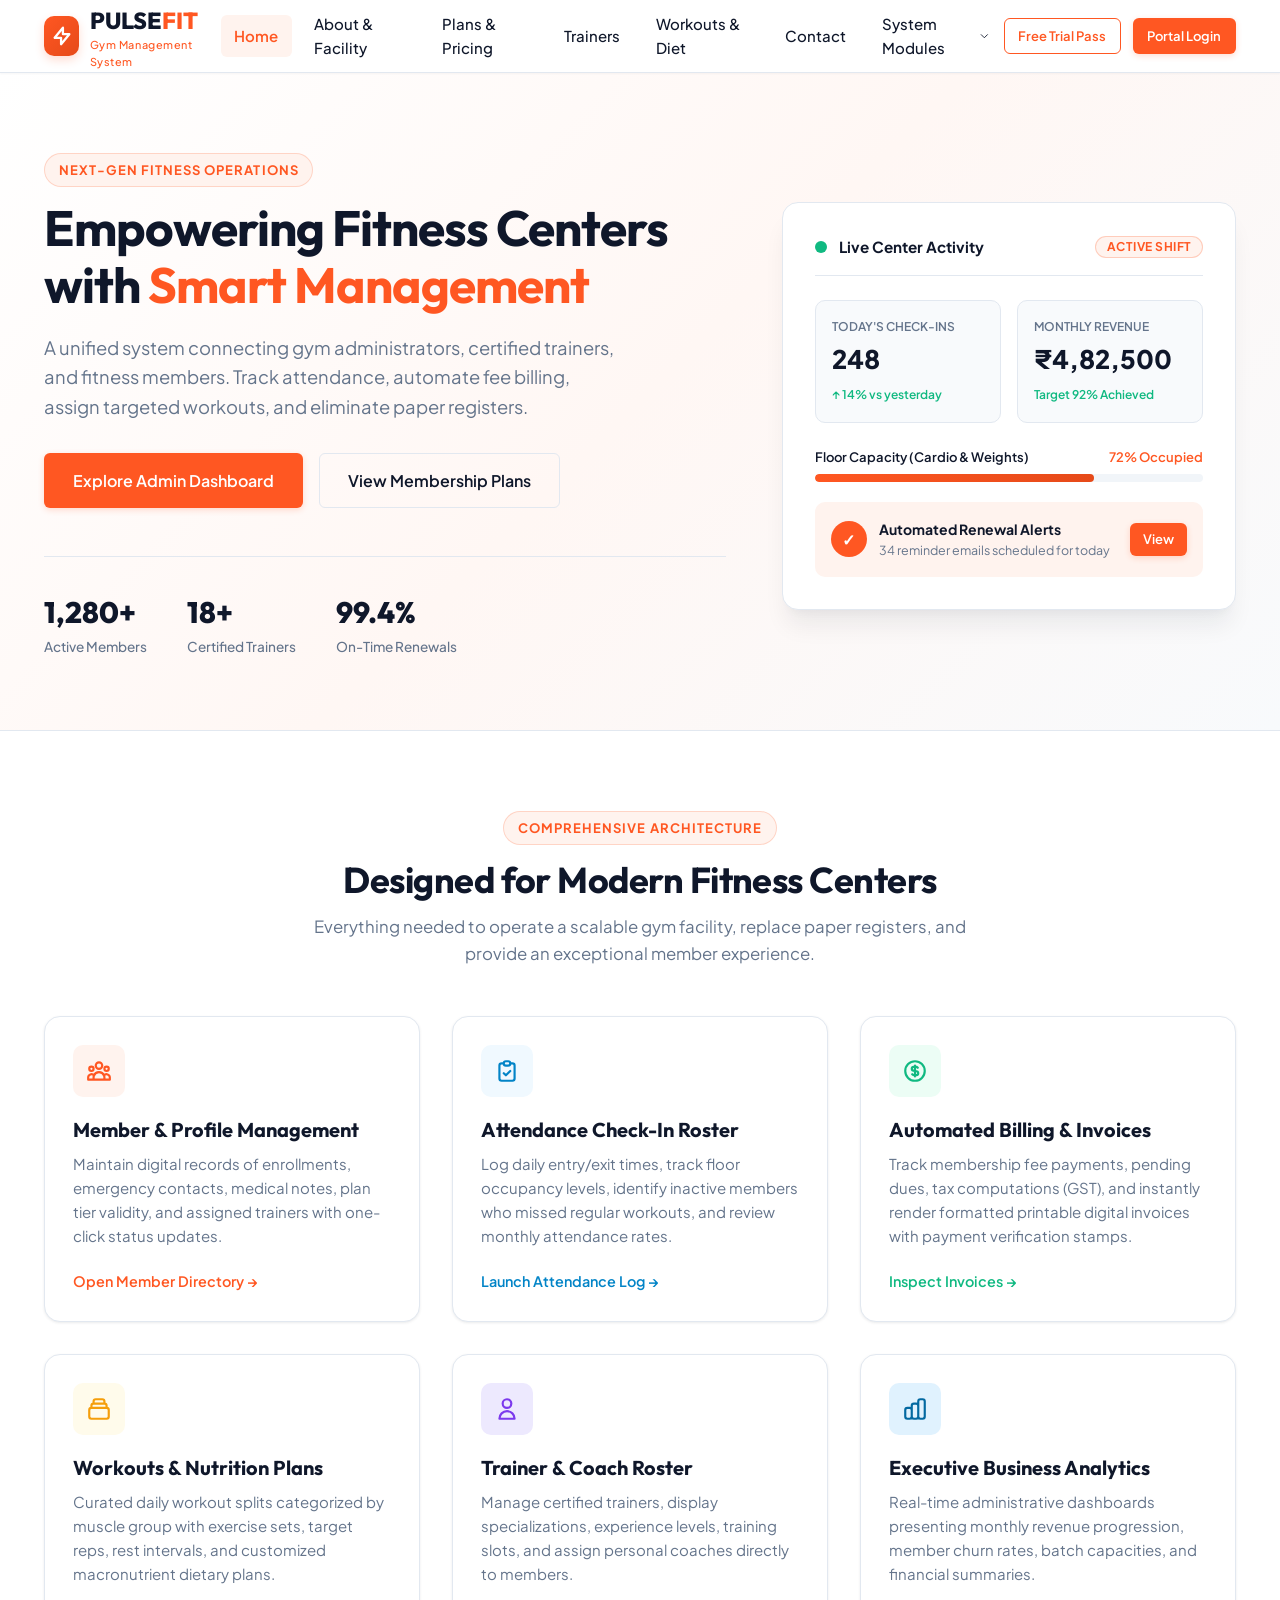
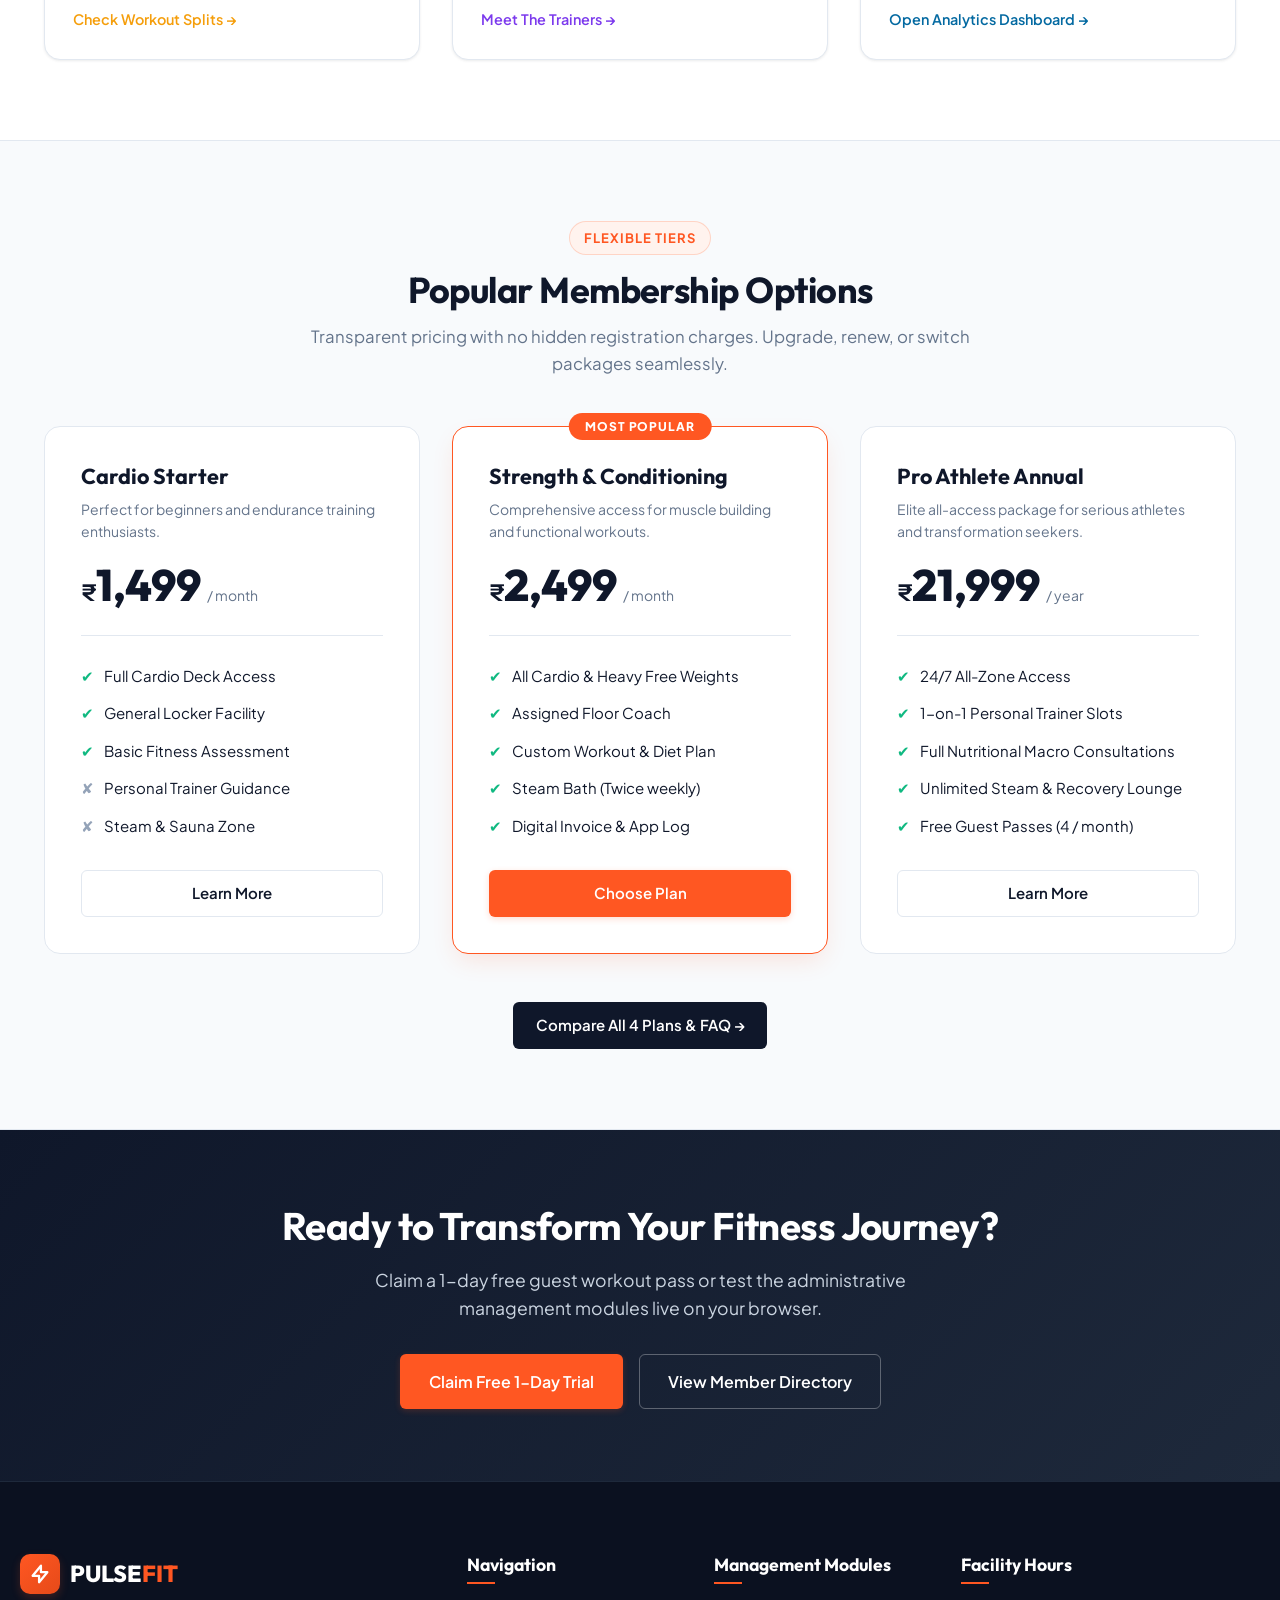
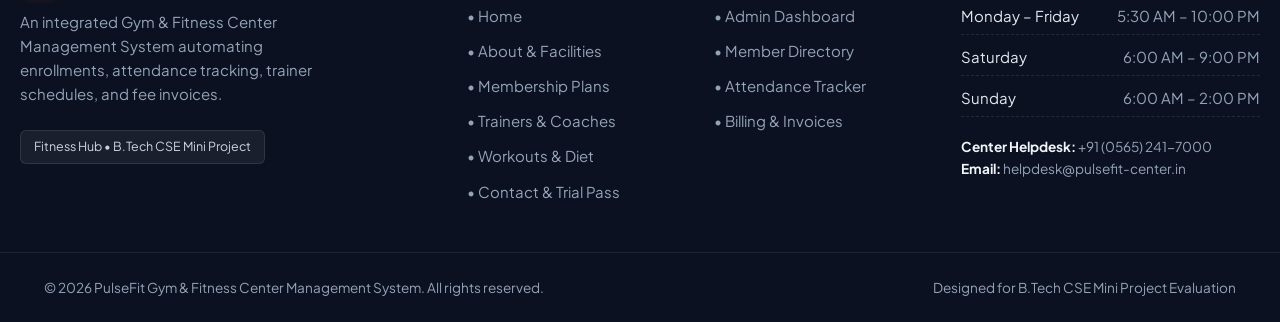
<file: index.html>
<!DOCTYPE html>
<html lang="en">
<head>
  <meta charset="UTF-8">
  <meta name="viewport" content="width=device-width, initial-scale=1.0">
  <title>PulseFit | Gym & Fitness Center Management System</title>
  <meta name="description" content="A modern, centralized web management platform for gyms, trainers, and fitness members. Streamline attendance, memberships, and workout plans.">
  <link rel="stylesheet" href="css/style.css">
  <link rel="stylesheet" href="css/components.css">
</head>
<body>

  <!-- Main Common Header & Navbar -->
  <header class="site-header">
    <div class="container">
      <div class="navbar">
        <a href="index.html" class="brand-logo">
          <div class="brand-icon">
            <svg width="22" height="22" fill="none" stroke="currentColor" viewBox="0 0 24 24"><path stroke-linecap="round" stroke-linejoin="round" stroke-width="2.5" d="M13 10V3L4 14h7v7l9-11h-7z"/></svg>
          </div>
          <div class="brand-text">
            PULSE<span>FIT</span>
            <span class="brand-sub">Gym Management System</span>
          </div>
        </a>

        <!-- Pure CSS Hamburger Toggle (Zero JS) -->
        <input type="checkbox" id="nav-toggle" class="nav-toggle-input">
        <label for="nav-toggle" class="nav-toggle-label" aria-label="Toggle navigation">
          <span class="hamburger-icon"></span>
        </label>

        <!-- Navigation Menu -->
        <nav class="nav-menu">
          <a href="index.html" class="nav-link active">Home</a>
          <a href="about.html" class="nav-link">About &amp; Facility</a>
          <a href="memberships.html" class="nav-link">Plans &amp; Pricing</a>
          <a href="trainers.html" class="nav-link">Trainers</a>
          <a href="workouts.html" class="nav-link">Workouts &amp; Diet</a>
          <a href="contact.html" class="nav-link">Contact</a>

          <!-- Pure CSS Dropdown for Management Portals -->
          <div class="nav-dropdown">
            <span class="nav-link dropdown-toggle">
              System Modules
              <svg width="14" height="14" fill="none" stroke="currentColor" viewBox="0 0 24 24"><path stroke-linecap="round" stroke-linejoin="round" stroke-width="2" d="M19 9l-7 7-7-7"/></svg>
            </span>
            <div class="dropdown-menu">
              <div class="dropdown-header">Staff &amp; Admin Tools</div>
              <a href="admin-dashboard.html" class="dropdown-item">
                <svg width="16" height="16" fill="none" stroke="currentColor" viewBox="0 0 24 24"><path stroke-linecap="round" stroke-linejoin="round" stroke-width="2" d="M4 6a2 2 0 012-2h2a2 2 0 012 2v2a2 2 0 01-2 2H6a2 2 0 01-2-2V6zM14 6a2 2 0 012-2h2a2 2 0 012 2v2a2 2 0 01-2 2h-2a2 2 0 01-2-2V6zM4 16a2 2 0 012-2h2a2 2 0 012 2v2a2 2 0 01-2 2H6a2 2 0 01-2-2v-2zM14 16a2 2 0 012-2h2a2 2 0 012 2v2a2 2 0 01-2 2h-2a2 2 0 01-2-2v-2z"/></svg>
                Admin Dashboard
              </a>
              <a href="members-list.html" class="dropdown-item">
                <svg width="16" height="16" fill="none" stroke="currentColor" viewBox="0 0 24 24"><path stroke-linecap="round" stroke-linejoin="round" stroke-width="2" d="M12 4.354a4 4 0 110 5.292M15 21H3v-1a6 6 0 0112 0v1zm0 0h6v-1a6 6 0 00-9-5.197M13 7a4 4 0 11-8 0 4 4 0 018 0z"/></svg>
                Member Directory
              </a>
              <a href="attendance.html" class="dropdown-item">
                <svg width="16" height="16" fill="none" stroke="currentColor" viewBox="0 0 24 24"><path stroke-linecap="round" stroke-linejoin="round" stroke-width="2" d="M9 5H7a2 2 0 00-2 2v12a2 2 0 002 2h10a2 2 0 002-2V7a2 2 0 00-2-2h-2M9 5a2 2 0 002 2h2a2 2 0 002-2M9 5a2 2 0 012-2h2a2 2 0 012 2m-6 9l2 2 4-4"/></svg>
                Attendance Tracker
              </a>
              <a href="billing.html" class="dropdown-item">
                <svg width="16" height="16" fill="none" stroke="currentColor" viewBox="0 0 24 24"><path stroke-linecap="round" stroke-linejoin="round" stroke-width="2" d="M9 14l6-6m-5.5.5h.01m4.99 5h.01M19 21V5a2 2 0 00-2-2H7a2 2 0 00-2 2v16l3.5-2 3.5 2 3.5-2 3.5 2z"/></svg>
                Billing &amp; Invoices
              </a>
            </div>
          </div>
        </nav>

        <div class="header-actions">
          <a href="contact.html" class="btn btn-outline-primary btn-sm">Free Trial Pass</a>
          <a href="admin-dashboard.html" class="btn btn-primary btn-sm">Portal Login</a>
        </div>
      </div>
    </div>
  </header>

  <!-- Main Content Area -->
  <main class="page-wrapper">
    
    <!-- Hero Section -->
    <section style="background: linear-gradient(135deg, #ffffff 0%, #fff7f4 50%, #f8fafc 100%); padding: 5rem 0 4.5rem; border-bottom: 1px solid var(--border-color);">
      <div class="container">
        <div style="display: grid; grid-template-columns: 1.2fr 0.8fr; gap: 3.5rem; align-items: center;">
          <div>
            <span class="section-badge">Next-Gen Fitness Operations</span>
            <h1 style="font-size: 3.1rem; line-height: 1.15; margin-bottom: 1.25rem; color: var(--secondary);">
              Empowering Fitness Centers with <span class="text-primary">Smart Management</span>
            </h1>
            <p style="font-size: 1.15rem; color: var(--text-muted); margin-bottom: 2rem; max-width: 580px;">
              A unified system connecting gym administrators, certified trainers, and fitness members. Track attendance, automate fee billing, assign targeted workouts, and eliminate paper registers.
            </p>
            <div style="display: flex; gap: 1rem; flex-wrap: wrap;">
              <a href="admin-dashboard.html" class="btn btn-primary btn-lg">Explore Admin Dashboard</a>
              <a href="memberships.html" class="btn btn-outline btn-lg">View Membership Plans</a>
            </div>

            <!-- Quick Trust Metrics -->
            <div style="display: flex; gap: 2.5rem; margin-top: 3rem; padding-top: 2rem; border-top: 1px solid var(--border-color);">
              <div>
                <div style="font-family: var(--font-heading); font-size: 1.85rem; font-weight: 800; color: var(--secondary);">1,280+</div>
                <div style="font-size: 0.85rem; color: var(--text-muted); font-weight: 500;">Active Members</div>
              </div>
              <div>
                <div style="font-family: var(--font-heading); font-size: 1.85rem; font-weight: 800; color: var(--secondary);">18+</div>
                <div style="font-size: 0.85rem; color: var(--text-muted); font-weight: 500;">Certified Trainers</div>
              </div>
              <div>
                <div style="font-family: var(--font-heading); font-size: 1.85rem; font-weight: 800; color: var(--secondary);">99.4%</div>
                <div style="font-size: 0.85rem; color: var(--text-muted); font-weight: 500;">On-Time Renewals</div>
              </div>
            </div>
          </div>

          <!-- Hero Graphic / Interactive Feature Box -->
          <div style="background: #ffffff; border: 1px solid var(--border-color); border-radius: var(--radius-lg); padding: 2rem; box-shadow: var(--shadow-xl); position: relative;">
            <div style="display: flex; justify-content: space-between; align-items: center; margin-bottom: 1.5rem; border-bottom: 1px solid var(--border-color); padding-bottom: 1rem;">
              <div style="display: flex; align-items: center; gap: 0.75rem;">
                <div style="width: 12px; height: 12px; border-radius: 50%; background-color: var(--success);"></div>
                <strong style="font-size: 0.95rem; color: var(--secondary);">Live Center Activity</strong>
              </div>
              <span class="badge badge-primary">Active Shift</span>
            </div>

            <!-- Mini Live Stat Preview -->
            <div style="display: grid; grid-template-columns: 1fr 1fr; gap: 1rem; margin-bottom: 1.5rem;">
              <div style="background-color: var(--bg-body); padding: 1rem; border-radius: var(--radius-md); border: 1px solid var(--border-color);">
                <div style="font-size: 0.75rem; color: var(--text-muted); font-weight: 600;">TODAY'S CHECK-INS</div>
                <div style="font-size: 1.6rem; font-weight: 800; color: var(--secondary); margin-top: 0.2rem;">248</div>
                <span style="font-size: 0.75rem; color: var(--success); font-weight: 600;">&uarr; 14% vs yesterday</span>
              </div>
              <div style="background-color: var(--bg-body); padding: 1rem; border-radius: var(--radius-md); border: 1px solid var(--border-color);">
                <div style="font-size: 0.75rem; color: var(--text-muted); font-weight: 600;">MONTHLY REVENUE</div>
                <div style="font-size: 1.6rem; font-weight: 800; color: var(--secondary); margin-top: 0.2rem;">&#8377;4,82,500</div>
                <span style="font-size: 0.75rem; color: var(--success); font-weight: 600;">Target 92% Achieved</span>
              </div>
            </div>

            <div style="margin-bottom: 1.25rem;">
              <div style="display: flex; justify-content: space-between; font-size: 0.8125rem; font-weight: 600; margin-bottom: 0.4rem;">
                <span style="color: var(--secondary);">Floor Capacity (Cardio &amp; Weights)</span>
                <span style="color: var(--primary);">72% Occupied</span>
              </div>
              <div style="height: 8px; background-color: #f1f5f9; border-radius: 4px; overflow: hidden;">
                <div style="width: 72%; height: 100%; background: linear-gradient(90deg, var(--primary), #e64a19); border-radius: 4px;"></div>
              </div>
            </div>

            <div style="background: var(--primary-light); border-radius: var(--radius-md); padding: 1rem; display: flex; align-items: center; justify-content: space-between;">
              <div style="display: flex; align-items: center; gap: 0.75rem;">
                <div style="width: 36px; height: 36px; border-radius: 50%; background: var(--primary); color: white; display: flex; align-items: center; justify-content: center; font-weight: 700;">&#10003;</div>
                <div>
                  <div style="font-weight: 700; font-size: 0.875rem; color: var(--secondary);">Automated Renewal Alerts</div>
                  <div style="font-size: 0.78rem; color: var(--text-muted);">34 reminder emails scheduled for today</div>
                </div>
              </div>
              <a href="billing.html" class="btn btn-sm btn-primary" style="padding: 0.3rem 0.75rem;">View</a>
            </div>
          </div>
        </div>
      </div>
    </section>

    <!-- Core Pillars / Modules Section -->
    <section style="padding: 5rem 0; background-color: #ffffff;">
      <div class="container">
        <div class="section-header text-center">
          <span class="section-badge">Comprehensive Architecture</span>
          <h2 class="section-title">Designed for Modern Fitness Centers</h2>
          <p class="section-desc">Everything needed to operate a scalable gym facility, replace paper registers, and provide an exceptional member experience.</p>
        </div>

        <div style="display: grid; grid-template-columns: repeat(auto-fit, minmax(320px, 1fr)); gap: 2rem;">
          
          <!-- Module 1 -->
          <div class="card">
            <div style="width: 52px; height: 52px; background: var(--primary-light); color: var(--primary); border-radius: var(--radius-md); display: flex; align-items: center; justify-content: center; margin-bottom: 1.25rem;">
              <svg width="26" height="26" fill="none" stroke="currentColor" viewBox="0 0 24 24"><path stroke-linecap="round" stroke-linejoin="round" stroke-width="2" d="M17 20h5v-2a3 3 0 00-5.356-1.857M17 20H7m10 0v-2c0-.656-.126-1.283-.356-1.857M7 20H2v-2a3 3 0 015.356-1.857M7 20v-2c0-.656.126-1.283.356-1.857m0 0a5.002 5.002 0 019.288 0M15 7a3 3 0 11-6 0 3 3 0 016 0zm6 3a2 2 0 11-4 0 2 2 0 014 0zM7 10a2 2 0 11-4 0 2 2 0 014 0z"/></svg>
            </div>
            <h3 style="font-size: 1.25rem; margin-bottom: 0.6rem; color: var(--secondary);">Member &amp; Profile Management</h3>
            <p style="font-size: 0.9375rem; color: var(--text-muted); margin-bottom: 1.25rem;">
              Maintain digital records of enrollments, emergency contacts, medical notes, plan tier validity, and assigned trainers with one-click status updates.
            </p>
            <a href="members-list.html" style="font-weight: 600; color: var(--primary); display: inline-flex; align-items: center; gap: 0.35rem; font-size: 0.9rem;">
              Open Member Directory &rarr;
            </a>
          </div>

          <!-- Module 2 -->
          <div class="card">
            <div style="width: 52px; height: 52px; background: var(--accent-light); color: var(--accent); border-radius: var(--radius-md); display: flex; align-items: center; justify-content: center; margin-bottom: 1.25rem;">
              <svg width="26" height="26" fill="none" stroke="currentColor" viewBox="0 0 24 24"><path stroke-linecap="round" stroke-linejoin="round" stroke-width="2" d="M9 5H7a2 2 0 00-2 2v12a2 2 0 002 2h10a2 2 0 002-2V7a2 2 0 00-2-2h-2M9 5a2 2 0 002 2h2a2 2 0 002-2M9 5a2 2 0 012-2h2a2 2 0 012 2m-6 9l2 2 4-4"/></svg>
            </div>
            <h3 style="font-size: 1.25rem; margin-bottom: 0.6rem; color: var(--secondary);">Attendance Check-In Roster</h3>
            <p style="font-size: 0.9375rem; color: var(--text-muted); margin-bottom: 1.25rem;">
              Log daily entry/exit times, track floor occupancy levels, identify inactive members who missed regular workouts, and review monthly attendance rates.
            </p>
            <a href="attendance.html" style="font-weight: 600; color: var(--accent); display: inline-flex; align-items: center; gap: 0.35rem; font-size: 0.9rem;">
              Launch Attendance Log &rarr;
            </a>
          </div>

          <!-- Module 3 -->
          <div class="card">
            <div style="width: 52px; height: 52px; background: var(--success-light); color: var(--success); border-radius: var(--radius-md); display: flex; align-items: center; justify-content: center; margin-bottom: 1.25rem;">
              <svg width="26" height="26" fill="none" stroke="currentColor" viewBox="0 0 24 24"><path stroke-linecap="round" stroke-linejoin="round" stroke-width="2" d="M12 8c-1.657 0-3 .895-3 2s1.343 2 3 2 3 .895 3 2-1.343 2-3 2m0-8c1.11 0 2.08.402 2.599 1M12 8V7m0 1v8m0 0v1m0-1c-1.11 0-2.08-.402-2.599-1M21 12a9 9 0 11-18 0 9 9 0 0118 0z"/></svg>
            </div>
            <h3 style="font-size: 1.25rem; margin-bottom: 0.6rem; color: var(--secondary);">Automated Billing &amp; Invoices</h3>
            <p style="font-size: 0.9375rem; color: var(--text-muted); margin-bottom: 1.25rem;">
              Track membership fee payments, pending dues, tax computations (GST), and instantly render formatted printable digital invoices with payment verification stamps.
            </p>
            <a href="billing.html" style="font-weight: 600; color: var(--success); display: inline-flex; align-items: center; gap: 0.35rem; font-size: 0.9rem;">
              Inspect Invoices &rarr;
            </a>
          </div>

          <!-- Module 4 -->
          <div class="card">
            <div style="width: 52px; height: 52px; background: var(--warning-light); color: var(--warning); border-radius: var(--radius-md); display: flex; align-items: center; justify-content: center; margin-bottom: 1.25rem;">
              <svg width="26" height="26" fill="none" stroke="currentColor" viewBox="0 0 24 24"><path stroke-linecap="round" stroke-linejoin="round" stroke-width="2" d="M19 11H5m14 0a2 2 0 012 2v6a2 2 0 01-2 2H5a2 2 0 01-2-2v-6a2 2 0 012-2m14 0V9a2 2 0 00-2-2M5 11V9a2 2 0 012-2m0 0V5a2 2 0 012-2h6a2 2 0 012 2v2M7 7h10"/></svg>
            </div>
            <h3 style="font-size: 1.25rem; margin-bottom: 0.6rem; color: var(--secondary);">Workouts &amp; Nutrition Plans</h3>
            <p style="font-size: 0.9375rem; color: var(--text-muted); margin-bottom: 1.25rem;">
              Curated daily workout splits categorized by muscle group with exercise sets, target reps, rest intervals, and customized macronutrient dietary plans.
            </p>
            <a href="workouts.html" style="font-weight: 600; color: var(--warning); display: inline-flex; align-items: center; gap: 0.35rem; font-size: 0.9rem;">
              Check Workout Splits &rarr;
            </a>
          </div>

          <!-- Module 5 -->
          <div class="card">
            <div style="width: 52px; height: 52px; background: #ede9fe; color: #7c3aed; border-radius: var(--radius-md); display: flex; align-items: center; justify-content: center; margin-bottom: 1.25rem;">
              <svg width="26" height="26" fill="none" stroke="currentColor" viewBox="0 0 24 24"><path stroke-linecap="round" stroke-linejoin="round" stroke-width="2" d="M16 7a4 4 0 11-8 0 4 4 0 018 0zM12 14a7 7 0 00-7 7h14a7 7 0 00-7-7z"/></svg>
            </div>
            <h3 style="font-size: 1.25rem; margin-bottom: 0.6rem; color: var(--secondary);">Trainer &amp; Coach Roster</h3>
            <p style="font-size: 0.9375rem; color: var(--text-muted); margin-bottom: 1.25rem;">
              Manage certified trainers, display specializations, experience levels, training slots, and assign personal coaches directly to members.
            </p>
            <a href="trainers.html" style="font-weight: 600; color: #7c3aed; display: inline-flex; align-items: center; gap: 0.35rem; font-size: 0.9rem;">
              Meet The Trainers &rarr;
            </a>
          </div>

          <!-- Module 6 -->
          <div class="card">
            <div style="width: 52px; height: 52px; background: #e0f2fe; color: #0369a1; border-radius: var(--radius-md); display: flex; align-items: center; justify-content: center; margin-bottom: 1.25rem;">
              <svg width="26" height="26" fill="none" stroke="currentColor" viewBox="0 0 24 24"><path stroke-linecap="round" stroke-linejoin="round" stroke-width="2" d="M9 19v-6a2 2 0 00-2-2H5a2 2 0 00-2 2v6a2 2 0 002 2h2a2 2 0 002-2zm0 0V9a2 2 0 012-2h2a2 2 0 012 2v10m-6 0a2 2 0 002 2h2a2 2 0 002-2m0 0V5a2 2 0 012-2h2a2 2 0 012 2v14a2 2 0 01-2 2h-2a2 2 0 01-2-2z"/></svg>
            </div>
            <h3 style="font-size: 1.25rem; margin-bottom: 0.6rem; color: var(--secondary);">Executive Business Analytics</h3>
            <p style="font-size: 0.9375rem; color: var(--text-muted); margin-bottom: 1.25rem;">
              Real-time administrative dashboards presenting monthly revenue progression, member churn rates, batch capacities, and financial summaries.
            </p>
            <a href="admin-dashboard.html" style="font-weight: 600; color: #0369a1; display: inline-flex; align-items: center; gap: 0.35rem; font-size: 0.9rem;">
              Open Analytics Dashboard &rarr;
            </a>
          </div>

        </div>
      </div>
    </section>

    <!-- Membership Plans Sneak Peek -->
    <section style="padding: 5rem 0; background-color: var(--bg-body); border-top: 1px solid var(--border-color); border-bottom: 1px solid var(--border-color);">
      <div class="container">
        <div class="section-header text-center">
          <span class="section-badge">Flexible Tiers</span>
          <h2 class="section-title">Popular Membership Options</h2>
          <p class="section-desc">Transparent pricing with no hidden registration charges. Upgrade, renew, or switch packages seamlessly.</p>
        </div>

        <div class="pricing-grid">
          
          <!-- Basic Plan -->
          <div class="pricing-card">
            <h3 class="plan-name">Cardio Starter</h3>
            <p class="plan-desc">Perfect for beginners and endurance training enthusiasts.</p>
            <div class="plan-price-wrapper">
              <span class="plan-currency">&#8377;</span>
              <span class="plan-price">1,499</span>
              <span class="plan-period">/ month</span>
            </div>
            <div class="plan-features">
              <div class="feature-item"><span class="feature-icon-check">&#10004;</span> Full Cardio Deck Access</div>
              <div class="feature-item"><span class="feature-icon-check">&#10004;</span> General Locker Facility</div>
              <div class="feature-item"><span class="feature-icon-check">&#10004;</span> Basic Fitness Assessment</div>
              <div class="feature-item"><span class="feature-icon-cross">&#10008;</span> Personal Trainer Guidance</div>
              <div class="feature-item"><span class="feature-icon-cross">&#10008;</span> Steam &amp; Sauna Zone</div>
            </div>
            <a href="memberships.html" class="btn btn-outline">Learn More</a>
          </div>

          <!-- Featured Plan -->
          <div class="pricing-card featured">
            <span class="popular-badge">Most Popular</span>
            <h3 class="plan-name">Strength &amp; Conditioning</h3>
            <p class="plan-desc">Comprehensive access for muscle building and functional workouts.</p>
            <div class="plan-price-wrapper">
              <span class="plan-currency">&#8377;</span>
              <span class="plan-price">2,499</span>
              <span class="plan-period">/ month</span>
            </div>
            <div class="plan-features">
              <div class="feature-item"><span class="feature-icon-check">&#10004;</span> All Cardio &amp; Heavy Free Weights</div>
              <div class="feature-item"><span class="feature-icon-check">&#10004;</span> Assigned Floor Coach</div>
              <div class="feature-item"><span class="feature-icon-check">&#10004;</span> Custom Workout &amp; Diet Plan</div>
              <div class="feature-item"><span class="feature-icon-check">&#10004;</span> Steam Bath (Twice weekly)</div>
              <div class="feature-item"><span class="feature-icon-check">&#10004;</span> Digital Invoice &amp; App Log</div>
            </div>
            <a href="memberships.html" class="btn btn-primary">Choose Plan</a>
          </div>

          <!-- Pro Plan -->
          <div class="pricing-card">
            <h3 class="plan-name">Pro Athlete Annual</h3>
            <p class="plan-desc">Elite all-access package for serious athletes and transformation seekers.</p>
            <div class="plan-price-wrapper">
              <span class="plan-currency">&#8377;</span>
              <span class="plan-price">21,999</span>
              <span class="plan-period">/ year</span>
            </div>
            <div class="plan-features">
              <div class="feature-item"><span class="feature-icon-check">&#10004;</span> 24/7 All-Zone Access</div>
              <div class="feature-item"><span class="feature-icon-check">&#10004;</span> 1-on-1 Personal Trainer Slots</div>
              <div class="feature-item"><span class="feature-icon-check">&#10004;</span> Full Nutritional Macro Consultations</div>
              <div class="feature-item"><span class="feature-icon-check">&#10004;</span> Unlimited Steam &amp; Recovery Lounge</div>
              <div class="feature-item"><span class="feature-icon-check">&#10004;</span> Free Guest Passes (4 / month)</div>
            </div>
            <a href="memberships.html" class="btn btn-outline">Learn More</a>
          </div>

        </div>

        <div class="text-center" style="margin-top: 3rem;">
          <a href="memberships.html" class="btn btn-secondary">Compare All 4 Plans &amp; FAQ &rarr;</a>
        </div>
      </div>
    </section>

    <!-- Call to Action Banner -->
    <section style="padding: 4.5rem 0; background: linear-gradient(135deg, var(--secondary) 0%, #1e293b 100%); color: white;">
      <div class="container text-center">
        <h2 style="color: white; font-size: 2.4rem; margin-bottom: 1rem;">Ready to Transform Your Fitness Journey?</h2>
        <p style="color: #cbd5e1; font-size: 1.1rem; max-width: 620px; margin: 0 auto 2rem;">
          Claim a 1-day free guest workout pass or test the administrative management modules live on your browser.
        </p>
        <div style="display: flex; gap: 1rem; justify-content: center; flex-wrap: wrap;">
          <a href="contact.html" class="btn btn-primary btn-lg">Claim Free 1-Day Trial</a>
          <a href="members-list.html" class="btn btn-outline btn-lg" style="color: white; border-color: rgba(255, 255, 255, 0.3);">View Member Directory</a>
        </div>
      </div>
    </section>

  </main>

  <!-- Common Footer -->
  <footer class="site-footer">
    <div class="container footer-main">
      <div class="footer-grid">
        
        <!-- Col 1: About Brand -->
        <div class="footer-brand">
          <div class="brand-logo" style="color: white;">
            <div class="brand-icon">
              <svg width="22" height="22" fill="none" stroke="currentColor" viewBox="0 0 24 24"><path stroke-linecap="round" stroke-linejoin="round" stroke-width="2.5" d="M13 10V3L4 14h7v7l9-11h-7z"/></svg>
            </div>
            <div class="brand-text" style="color: white;">
              PULSE<span style="color: var(--primary);">FIT</span>
            </div>
          </div>
          <p>
            An integrated Gym &amp; Fitness Center Management System automating enrollments, attendance tracking, trainer schedules, and fee invoices.
          </p>
          <div class="academic-badge">
            Fitness Hub &bull; B.Tech CSE Mini Project
          </div>
        </div>

        <!-- Col 2: Navigation Links -->
        <div>
          <h4 class="footer-title">Navigation</h4>
          <ul class="footer-links">
            <li><a href="index.html">&bull; Home</a></li>
            <li><a href="about.html">&bull; About &amp; Facilities</a></li>
            <li><a href="memberships.html">&bull; Membership Plans</a></li>
            <li><a href="trainers.html">&bull; Trainers &amp; Coaches</a></li>
            <li><a href="workouts.html">&bull; Workouts &amp; Diet</a></li>
            <li><a href="contact.html">&bull; Contact &amp; Trial Pass</a></li>
          </ul>
        </div>

        <!-- Col 3: Portal Modules -->
        <div>
          <h4 class="footer-title">Management Modules</h4>
          <ul class="footer-links">
            <li><a href="admin-dashboard.html">&bull; Admin Dashboard</a></li>
            <li><a href="members-list.html">&bull; Member Directory</a></li>
            <li><a href="attendance.html">&bull; Attendance Tracker</a></li>
            <li><a href="billing.html">&bull; Billing &amp; Invoices</a></li>
          </ul>
        </div>

        <!-- Col 4: Facility Timings & Contact -->
        <div>
          <h4 class="footer-title">Facility Hours</h4>
          <div class="footer-hours-list">
            <div class="footer-hours-item">
              <span>Monday &ndash; Friday</span>
              <span>5:30 AM &ndash; 10:00 PM</span>
            </div>
            <div class="footer-hours-item">
              <span>Saturday</span>
              <span>6:00 AM &ndash; 9:00 PM</span>
            </div>
            <div class="footer-hours-item">
              <span>Sunday</span>
              <span>6:00 AM &ndash; 2:00 PM</span>
            </div>
          </div>
          <p style="margin-top: 1.2rem; font-size: 0.85rem; color: #94a3b8;">
            <strong style="color: #f1f5f9;">Center Helpdesk:</strong> +91 (0565) 241-7000<br>
            <strong style="color: #f1f5f9;">Email:</strong> helpdesk@pulsefit-center.in
          </p>
        </div>

      </div>
    </div>

    <!-- Footer Copyright -->
    <div class="footer-bottom">
      <div class="container footer-bottom-content">
        <div>
          &copy; 2026 PulseFit Gym &amp; Fitness Center Management System. All rights reserved.
        </div>
        <div>
          Designed for B.Tech CSE Mini Project Evaluation
        </div>
      </div>
    </div>
  </footer>

</body>
</html>
</file>
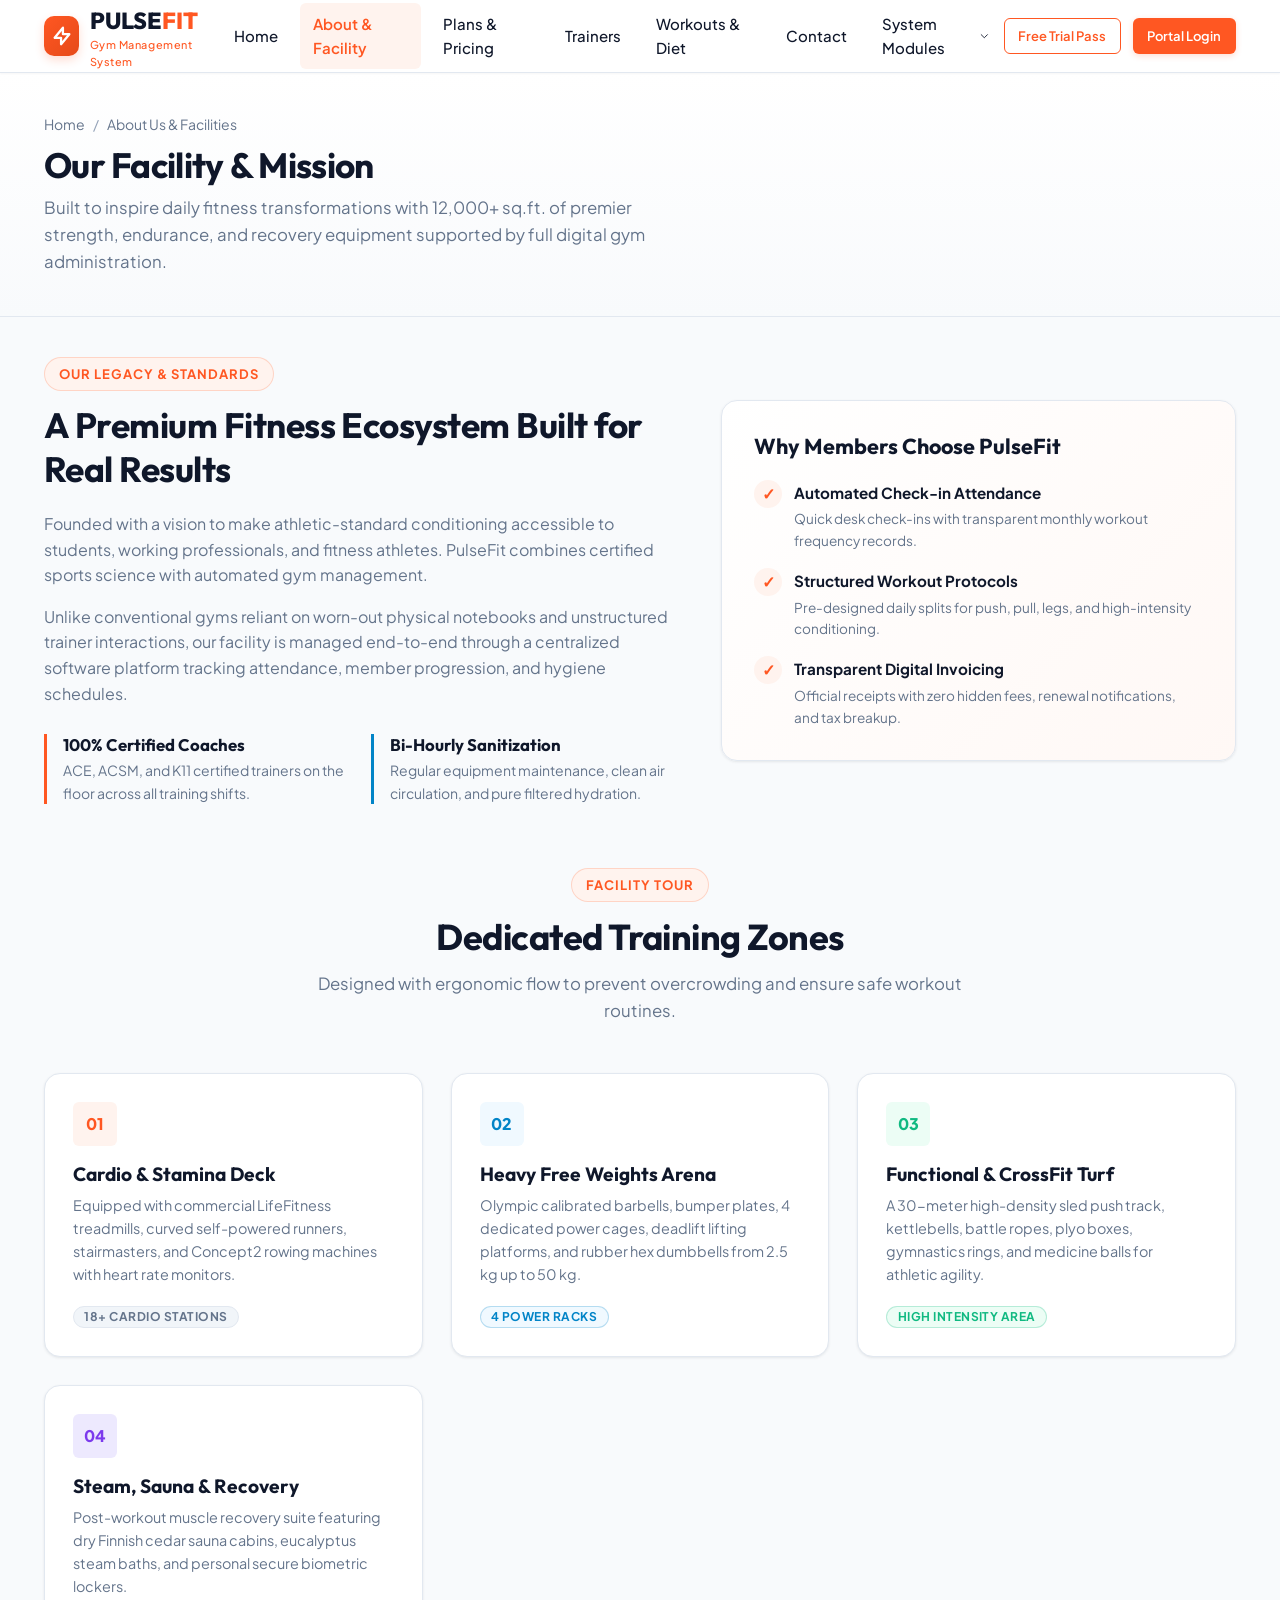
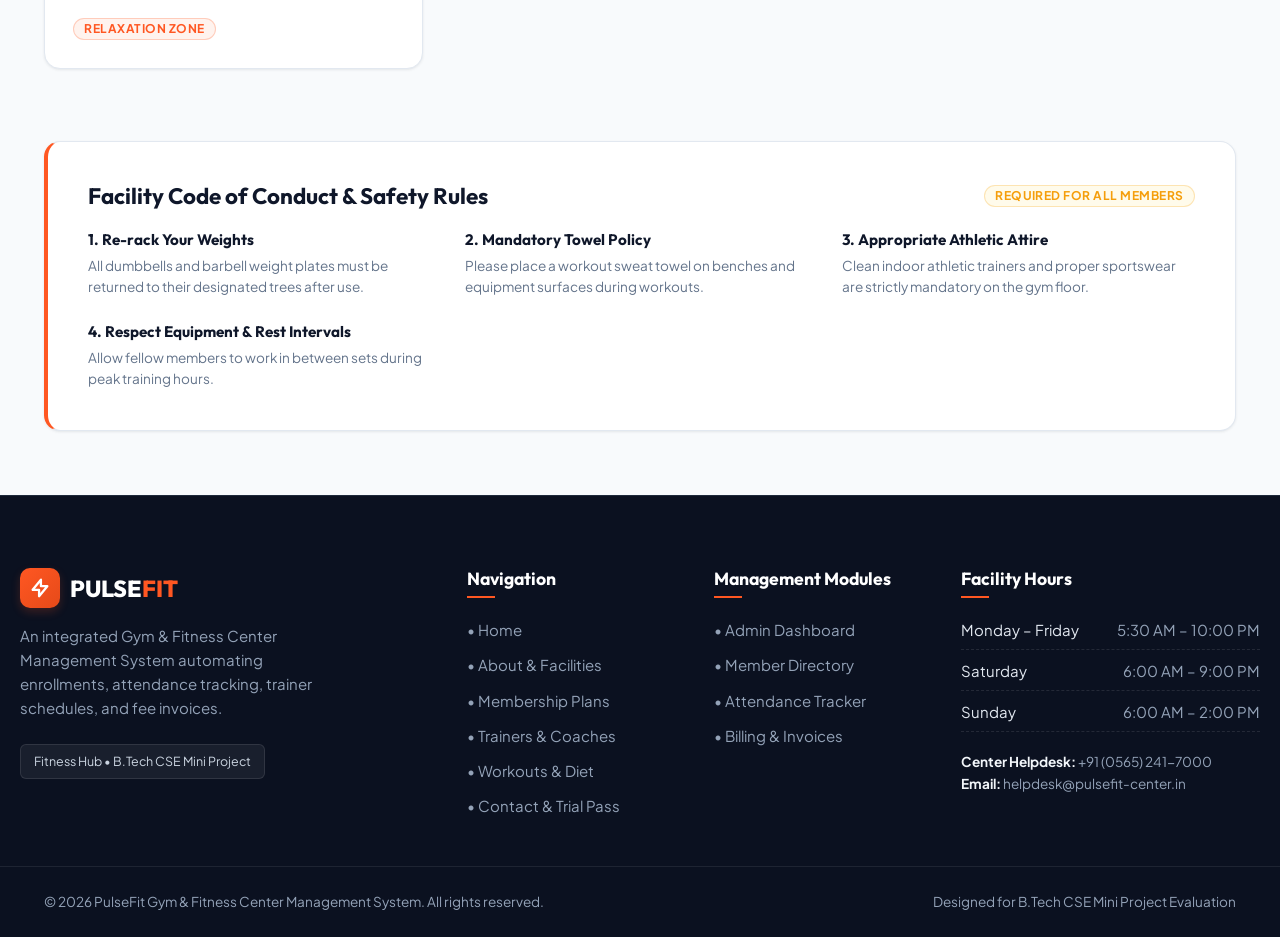
<file: about.html>
<!DOCTYPE html>
<html lang="en">
<head>
  <meta charset="UTF-8">
  <meta name="viewport" content="width=device-width, initial-scale=1.0">
  <title>About Us &amp; Facilities | PulseFit Gym &amp; Fitness Center</title>
  <meta name="description" content="Discover PulseFit Gym's state-of-the-art fitness equipment zones, certified trainers, hygienic environment, and member safety code.">
  <link rel="stylesheet" href="css/style.css">
  <link rel="stylesheet" href="css/components.css">
</head>
<body>

  <!-- Main Common Header & Navbar -->
  <header class="site-header">
    <div class="container">
      <div class="navbar">
        <a href="index.html" class="brand-logo">
          <div class="brand-icon">
            <svg width="22" height="22" fill="none" stroke="currentColor" viewBox="0 0 24 24"><path stroke-linecap="round" stroke-linejoin="round" stroke-width="2.5" d="M13 10V3L4 14h7v7l9-11h-7z"/></svg>
          </div>
          <div class="brand-text">
            PULSE<span>FIT</span>
            <span class="brand-sub">Gym Management System</span>
          </div>
        </a>

        <!-- Pure CSS Hamburger Toggle -->
        <input type="checkbox" id="nav-toggle" class="nav-toggle-input">
        <label for="nav-toggle" class="nav-toggle-label" aria-label="Toggle navigation">
          <span class="hamburger-icon"></span>
        </label>

        <!-- Navigation Menu -->
        <nav class="nav-menu">
          <a href="index.html" class="nav-link">Home</a>
          <a href="about.html" class="nav-link active">About &amp; Facility</a>
          <a href="memberships.html" class="nav-link">Plans &amp; Pricing</a>
          <a href="trainers.html" class="nav-link">Trainers</a>
          <a href="workouts.html" class="nav-link">Workouts &amp; Diet</a>
          <a href="contact.html" class="nav-link">Contact</a>

          <!-- System Portals Dropdown -->
          <div class="nav-dropdown">
            <span class="nav-link dropdown-toggle">
              System Modules
              <svg width="14" height="14" fill="none" stroke="currentColor" viewBox="0 0 24 24"><path stroke-linecap="round" stroke-linejoin="round" stroke-width="2" d="M19 9l-7 7-7-7"/></svg>
            </span>
            <div class="dropdown-menu">
              <div class="dropdown-header">Staff &amp; Admin Tools</div>
              <a href="admin-dashboard.html" class="dropdown-item">
                <svg width="16" height="16" fill="none" stroke="currentColor" viewBox="0 0 24 24"><path stroke-linecap="round" stroke-linejoin="round" stroke-width="2" d="M4 6a2 2 0 012-2h2a2 2 0 012 2v2a2 2 0 01-2 2H6a2 2 0 01-2-2V6zM14 6a2 2 0 012-2h2a2 2 0 012 2v2a2 2 0 01-2 2h-2a2 2 0 01-2-2V6zM4 16a2 2 0 012-2h2a2 2 0 012 2v2a2 2 0 01-2 2H6a2 2 0 01-2-2v-2zM14 16a2 2 0 012-2h2a2 2 0 012 2v2a2 2 0 01-2 2h-2a2 2 0 01-2-2v-2z"/></svg>
                Admin Dashboard
              </a>
              <a href="members-list.html" class="dropdown-item">
                <svg width="16" height="16" fill="none" stroke="currentColor" viewBox="0 0 24 24"><path stroke-linecap="round" stroke-linejoin="round" stroke-width="2" d="M12 4.354a4 4 0 110 5.292M15 21H3v-1a6 6 0 0112 0v1zm0 0h6v-1a6 6 0 00-9-5.197M13 7a4 4 0 11-8 0 4 4 0 018 0z"/></svg>
                Member Directory
              </a>
              <a href="attendance.html" class="dropdown-item">
                <svg width="16" height="16" fill="none" stroke="currentColor" viewBox="0 0 24 24"><path stroke-linecap="round" stroke-linejoin="round" stroke-width="2" d="M9 5H7a2 2 0 00-2 2v12a2 2 0 002 2h10a2 2 0 002-2V7a2 2 0 00-2-2h-2M9 5a2 2 0 002 2h2a2 2 0 002-2M9 5a2 2 0 012-2h2a2 2 0 012 2m-6 9l2 2 4-4"/></svg>
                Attendance Tracker
              </a>
              <a href="billing.html" class="dropdown-item">
                <svg width="16" height="16" fill="none" stroke="currentColor" viewBox="0 0 24 24"><path stroke-linecap="round" stroke-linejoin="round" stroke-width="2" d="M9 14l6-6m-5.5.5h.01m4.99 5h.01M19 21V5a2 2 0 00-2-2H7a2 2 0 00-2 2v16l3.5-2 3.5 2 3.5-2 3.5 2z"/></svg>
                Billing &amp; Invoices
              </a>
            </div>
          </div>
        </nav>

        <div class="header-actions">
          <a href="contact.html" class="btn btn-outline-primary btn-sm">Free Trial Pass</a>
          <a href="admin-dashboard.html" class="btn btn-primary btn-sm">Portal Login</a>
        </div>
      </div>
    </div>
  </header>

  <!-- Page Banner & Breadcrumb -->
  <section class="page-banner">
    <div class="container">
      <div class="banner-content">
        <nav class="breadcrumb">
          <a href="index.html">Home</a>
          <span class="breadcrumb-separator">/</span>
          <span>About Us &amp; Facilities</span>
        </nav>
        <h1 class="banner-title">Our Facility &amp; Mission</h1>
        <p class="banner-desc">
          Built to inspire daily fitness transformations with 12,000+ sq.ft. of premier strength, endurance, and recovery equipment supported by full digital gym administration.
        </p>
      </div>
    </div>
  </section>

  <!-- Main Content -->
  <main class="page-wrapper">
    <div class="container">
      
      <!-- Facility Story & Mission -->
      <div style="display: grid; grid-template-columns: 1.1fr 0.9fr; gap: 3rem; align-items: center; margin-bottom: 4rem;">
        <div>
          <span class="section-badge">Our Legacy &amp; Standards</span>
          <h2 style="font-size: 2.2rem; margin-bottom: 1.25rem; color: var(--secondary);">
            A Premium Fitness Ecosystem Built for Real Results
          </h2>
          <p style="margin-bottom: 1rem; font-size: 1rem;">
            Founded with a vision to make athletic-standard conditioning accessible to students, working professionals, and fitness athletes. PulseFit combines certified sports science with automated gym management.
          </p>
          <p style="margin-bottom: 1.75rem; font-size: 1rem;">
            Unlike conventional gyms reliant on worn-out physical notebooks and unstructured trainer interactions, our facility is managed end-to-end through a centralized software platform tracking attendance, member progression, and hygiene schedules.
          </p>

          <div style="display: grid; grid-template-columns: 1fr 1fr; gap: 1.5rem;">
            <div style="border-left: 3px solid var(--primary); padding-left: 1rem;">
              <h4 style="font-size: 1.05rem; margin-bottom: 0.25rem;">100% Certified Coaches</h4>
              <p style="font-size: 0.875rem;">ACE, ACSM, and K11 certified trainers on the floor across all training shifts.</p>
            </div>
            <div style="border-left: 3px solid var(--accent); padding-left: 1rem;">
              <h4 style="font-size: 1.05rem; margin-bottom: 0.25rem;">Bi-Hourly Sanitization</h4>
              <p style="font-size: 0.875rem;">Regular equipment maintenance, clean air circulation, and pure filtered hydration.</p>
            </div>
          </div>
        </div>

        <div class="card" style="padding: 2rem; background: linear-gradient(135deg, #ffffff 0%, #fff8f5 100%);">
          <h3 style="font-size: 1.35rem; margin-bottom: 1.25rem; color: var(--secondary);">Why Members Choose PulseFit</h3>
          <ul style="display: flex; flex-direction: column; gap: 1rem;">
            <li style="display: flex; gap: 0.75rem;">
              <div style="width: 28px; height: 28px; border-radius: 50%; background: var(--primary-light); color: var(--primary); display: flex; align-items: center; justify-content: center; font-weight: 700; flex-shrink: 0;">&#10003;</div>
              <div>
                <strong style="color: var(--secondary); font-size: 0.95rem;">Automated Check-in Attendance</strong>
                <p style="font-size: 0.85rem; margin-top: 0.2rem;">Quick desk check-ins with transparent monthly workout frequency records.</p>
              </div>
            </li>
            <li style="display: flex; gap: 0.75rem;">
              <div style="width: 28px; height: 28px; border-radius: 50%; background: var(--primary-light); color: var(--primary); display: flex; align-items: center; justify-content: center; font-weight: 700; flex-shrink: 0;">&#10003;</div>
              <div>
                <strong style="color: var(--secondary); font-size: 0.95rem;">Structured Workout Protocols</strong>
                <p style="font-size: 0.85rem; margin-top: 0.2rem;">Pre-designed daily splits for push, pull, legs, and high-intensity conditioning.</p>
              </div>
            </li>
            <li style="display: flex; gap: 0.75rem;">
              <div style="width: 28px; height: 28px; border-radius: 50%; background: var(--primary-light); color: var(--primary); display: flex; align-items: center; justify-content: center; font-weight: 700; flex-shrink: 0;">&#10003;</div>
              <div>
                <strong style="color: var(--secondary); font-size: 0.95rem;">Transparent Digital Invoicing</strong>
                <p style="font-size: 0.85rem; margin-top: 0.2rem;">Official receipts with zero hidden fees, renewal notifications, and tax breakup.</p>
              </div>
            </li>
          </ul>
        </div>
      </div>

      <!-- Equipment & Facility Zones -->
      <div style="margin-bottom: 4.5rem;">
        <div class="section-header text-center">
          <span class="section-badge">Facility Tour</span>
          <h2 class="section-title">Dedicated Training Zones</h2>
          <p class="section-desc">Designed with ergonomic flow to prevent overcrowding and ensure safe workout routines.</p>
        </div>

        <div style="display: grid; grid-template-columns: repeat(auto-fit, minmax(280px, 1fr)); gap: 1.75rem;">
          
          <div class="card">
            <div style="width: 44px; height: 44px; background: var(--primary-light); color: var(--primary); border-radius: var(--radius-sm); display: flex; align-items: center; justify-content: center; font-weight: 800; margin-bottom: 1rem;">
              01
            </div>
            <h3 style="font-size: 1.2rem; margin-bottom: 0.5rem; color: var(--secondary);">Cardio &amp; Stamina Deck</h3>
            <p style="font-size: 0.9rem; color: var(--text-muted); margin-bottom: 1rem;">
              Equipped with commercial LifeFitness treadmills, curved self-powered runners, stairmasters, and Concept2 rowing machines with heart rate monitors.
            </p>
            <span class="badge badge-neutral">18+ Cardio Stations</span>
          </div>

          <div class="card">
            <div style="width: 44px; height: 44px; background: var(--accent-light); color: var(--accent); border-radius: var(--radius-sm); display: flex; align-items: center; justify-content: center; font-weight: 800; margin-bottom: 1rem;">
              02
            </div>
            <h3 style="font-size: 1.2rem; margin-bottom: 0.5rem; color: var(--secondary);">Heavy Free Weights Arena</h3>
            <p style="font-size: 0.9rem; color: var(--text-muted); margin-bottom: 1rem;">
              Olympic calibrated barbells, bumper plates, 4 dedicated power cages, deadlift lifting platforms, and rubber hex dumbbells from 2.5 kg up to 50 kg.
            </p>
            <span class="badge badge-accent">4 Power Racks</span>
          </div>

          <div class="card">
            <div style="width: 44px; height: 44px; background: var(--success-light); color: var(--success); border-radius: var(--radius-sm); display: flex; align-items: center; justify-content: center; font-weight: 800; margin-bottom: 1rem;">
              03
            </div>
            <h3 style="font-size: 1.2rem; margin-bottom: 0.5rem; color: var(--secondary);">Functional &amp; CrossFit Turf</h3>
            <p style="font-size: 0.9rem; color: var(--text-muted); margin-bottom: 1rem;">
              A 30-meter high-density sled push track, kettlebells, battle ropes, plyo boxes, gymnastics rings, and medicine balls for athletic agility.
            </p>
            <span class="badge badge-success">High Intensity Area</span>
          </div>

          <div class="card">
            <div style="width: 44px; height: 44px; background: #ede9fe; color: #7c3aed; border-radius: var(--radius-sm); display: flex; align-items: center; justify-content: center; font-weight: 800; margin-bottom: 1rem;">
              04
            </div>
            <h3 style="font-size: 1.2rem; margin-bottom: 0.5rem; color: var(--secondary);">Steam, Sauna &amp; Recovery</h3>
            <p style="font-size: 0.9rem; color: var(--text-muted); margin-bottom: 1rem;">
              Post-workout muscle recovery suite featuring dry Finnish cedar sauna cabins, eucalyptus steam baths, and personal secure biometric lockers.
            </p>
            <span class="badge badge-primary">Relaxation Zone</span>
          </div>

        </div>
      </div>

      <!-- Facility Rules & Safety Code of Conduct -->
      <div class="card" style="padding: 2.5rem; margin-bottom: 4rem; border-left: 4px solid var(--primary);">
        <div style="display: flex; justify-content: space-between; align-items: center; margin-bottom: 1.25rem;">
          <h3 style="font-size: 1.4rem; color: var(--secondary);">Facility Code of Conduct &amp; Safety Rules</h3>
          <span class="badge badge-warning">Required for all members</span>
        </div>
        <div style="display: grid; grid-template-columns: repeat(auto-fit, minmax(260px, 1fr)); gap: 1.5rem;">
          <div>
            <h4 style="font-size: 0.95rem; margin-bottom: 0.35rem; color: var(--secondary);">1. Re-rack Your Weights</h4>
            <p style="font-size: 0.85rem; color: var(--text-muted);">All dumbbells and barbell weight plates must be returned to their designated trees after use.</p>
          </div>
          <div>
            <h4 style="font-size: 0.95rem; margin-bottom: 0.35rem; color: var(--secondary);">2. Mandatory Towel Policy</h4>
            <p style="font-size: 0.85rem; color: var(--text-muted);">Please place a workout sweat towel on benches and equipment surfaces during workouts.</p>
          </div>
          <div>
            <h4 style="font-size: 0.95rem; margin-bottom: 0.35rem; color: var(--secondary);">3. Appropriate Athletic Attire</h4>
            <p style="font-size: 0.85rem; color: var(--text-muted);">Clean indoor athletic trainers and proper sportswear are strictly mandatory on the gym floor.</p>
          </div>
          <div>
            <h4 style="font-size: 0.95rem; margin-bottom: 0.35rem; color: var(--secondary);">4. Respect Equipment &amp; Rest Intervals</h4>
            <p style="font-size: 0.85rem; color: var(--text-muted);">Allow fellow members to work in between sets during peak training hours.</p>
          </div>
        </div>
      </div>

    </div>
  </main>

  <!-- Common Footer -->
  <footer class="site-footer">
    <div class="container footer-main">
      <div class="footer-grid">
        <div class="footer-brand">
          <div class="brand-logo" style="color: white;">
            <div class="brand-icon">
              <svg width="22" height="22" fill="none" stroke="currentColor" viewBox="0 0 24 24"><path stroke-linecap="round" stroke-linejoin="round" stroke-width="2.5" d="M13 10V3L4 14h7v7l9-11h-7z"/></svg>
            </div>
            <div class="brand-text" style="color: white;">PULSE<span style="color: var(--primary);">FIT</span></div>
          </div>
          <p>An integrated Gym &amp; Fitness Center Management System automating enrollments, attendance tracking, trainer schedules, and fee invoices.</p>
          <div class="academic-badge">Fitness Hub &bull; B.Tech CSE Mini Project</div>
        </div>

        <div>
          <h4 class="footer-title">Navigation</h4>
          <ul class="footer-links">
            <li><a href="index.html">&bull; Home</a></li>
            <li><a href="about.html">&bull; About &amp; Facilities</a></li>
            <li><a href="memberships.html">&bull; Membership Plans</a></li>
            <li><a href="trainers.html">&bull; Trainers &amp; Coaches</a></li>
            <li><a href="workouts.html">&bull; Workouts &amp; Diet</a></li>
            <li><a href="contact.html">&bull; Contact &amp; Trial Pass</a></li>
          </ul>
        </div>

        <div>
          <h4 class="footer-title">Management Modules</h4>
          <ul class="footer-links">
            <li><a href="admin-dashboard.html">&bull; Admin Dashboard</a></li>
            <li><a href="members-list.html">&bull; Member Directory</a></li>
            <li><a href="attendance.html">&bull; Attendance Tracker</a></li>
            <li><a href="billing.html">&bull; Billing &amp; Invoices</a></li>
          </ul>
        </div>

        <div>
          <h4 class="footer-title">Facility Hours</h4>
          <div class="footer-hours-list">
            <div class="footer-hours-item">
              <span>Monday &ndash; Friday</span>
              <span>5:30 AM &ndash; 10:00 PM</span>
            </div>
            <div class="footer-hours-item">
              <span>Saturday</span>
              <span>6:00 AM &ndash; 9:00 PM</span>
            </div>
            <div class="footer-hours-item">
              <span>Sunday</span>
              <span>6:00 AM &ndash; 2:00 PM</span>
            </div>
          </div>
          <p style="margin-top: 1.2rem; font-size: 0.85rem; color: #94a3b8;">
            <strong style="color: #f1f5f9;">Center Helpdesk:</strong> +91 (0565) 241-7000<br>
            <strong style="color: #f1f5f9;">Email:</strong> helpdesk@pulsefit-center.in
          </p>
        </div>
      </div>
    </div>

    <div class="footer-bottom">
      <div class="container footer-bottom-content">
        <div>&copy; 2026 PulseFit Gym &amp; Fitness Center Management System. All rights reserved.</div>
        <div>Designed for B.Tech CSE Mini Project Evaluation</div>
      </div>
    </div>
  </footer>

</body>
</html>
</file>
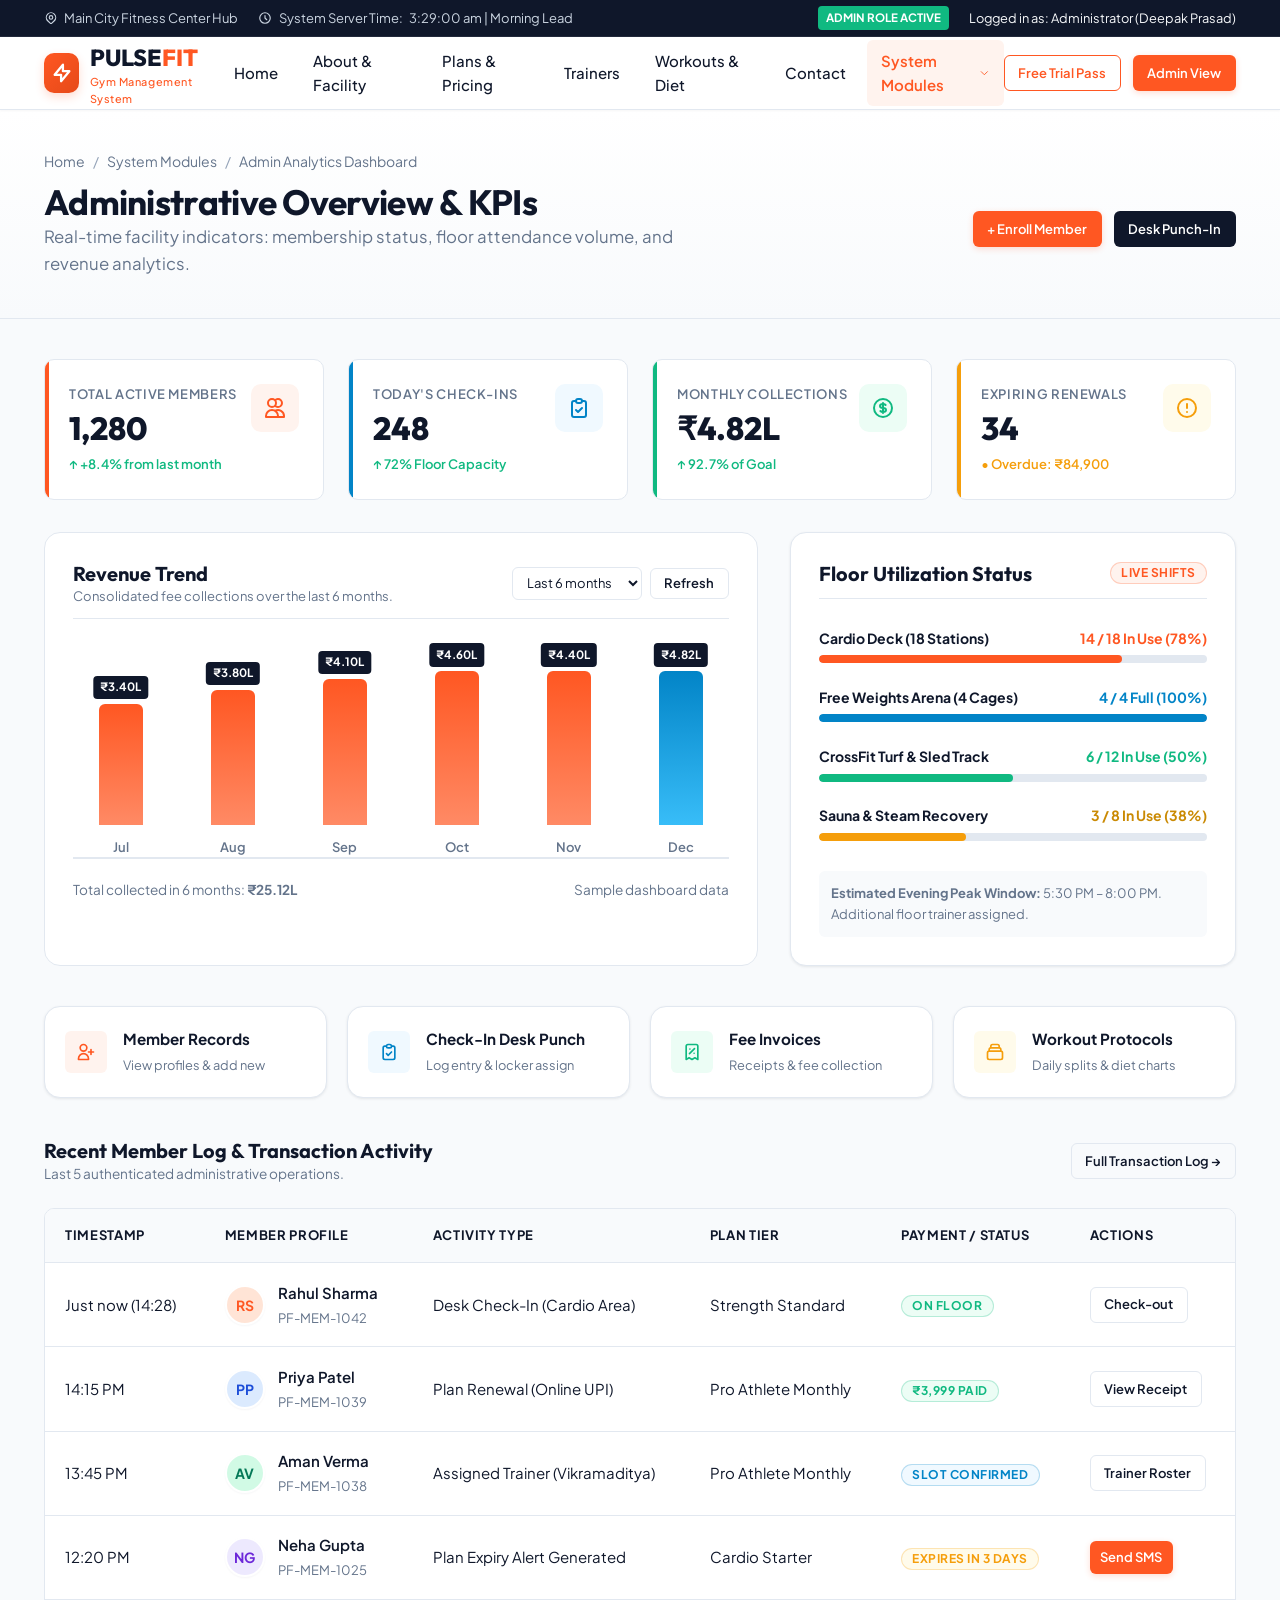
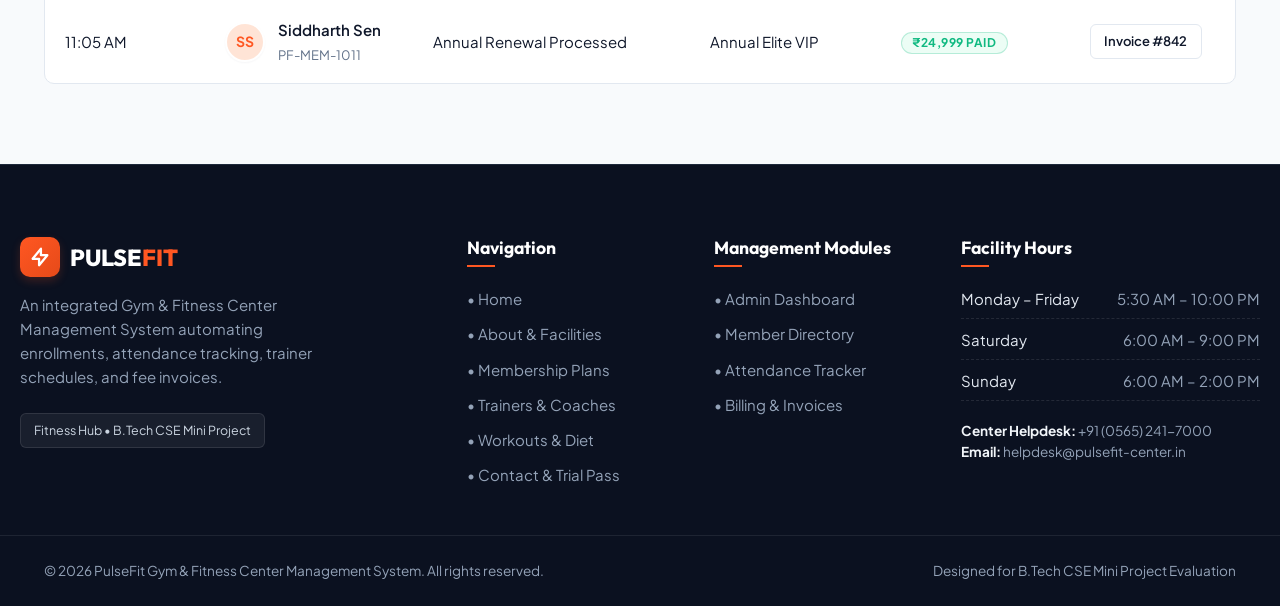
<file: admin-dashboard.html>
<!DOCTYPE html>
<html lang="en">
<head>
  <meta charset="UTF-8">
  <meta name="viewport" content="width=device-width, initial-scale=1.0">
  <title>Admin Operations &amp; Analytics Dashboard | PulseFit Gym</title>
  <meta name="description" content="Centralized administrative dashboard for gym owners: live attendance trends, active membership counts, revenue analytics, and member management.">
  <link rel="stylesheet" href="css/style.css">
  <link rel="stylesheet" href="css/components.css">
  <script src="js/admin-dashboard.js" defer></script>
</head>
<body>

  <!-- Top Announcement Bar -->
  <div class="header-topbar">
    <div class="container topbar-content">
      <div class="topbar-left">
        <span class="topbar-item">
          <svg width="14" height="14" fill="none" stroke="currentColor" viewBox="0 0 24 24"><path stroke-linecap="round" stroke-linejoin="round" stroke-width="2" d="M17.657 16.657L13.414 20.9a1.998 1.998 0 01-2.827 0l-4.244-4.243a8 8 0 1111.314 0z"/><path stroke-linecap="round" stroke-linejoin="round" stroke-width="2" d="M15 11a3 3 0 11-6 0 3 3 0 016 0z"/></svg>
          Main City Fitness Center Hub
        </span>
        <span class="topbar-item">
          <svg width="14" height="14" fill="none" stroke="currentColor" viewBox="0 0 24 24"><path stroke-linecap="round" stroke-linejoin="round" stroke-width="2" d="M12 8v4l3 3m6-3a9 9 0 11-18 0 9 9 0 0118 0z"/></svg>
          System Server Time: <time id="system-clock">--</time>
        </span>
      </div>
      <div class="topbar-right">
        <span class="topbar-badge" style="background-color: var(--success);">ADMIN ROLE ACTIVE</span>
        <span style="color: #f8fafc; font-size: 0.8rem;">Logged in as: Administrator (Deepak Prasad)</span>
      </div>
    </div>
  </div>

  <!-- Main Common Header & Navbar -->
  <header class="site-header">
    <div class="container">
      <div class="navbar">
        <a href="index.html" class="brand-logo">
          <div class="brand-icon">
            <svg width="22" height="22" fill="none" stroke="currentColor" viewBox="0 0 24 24"><path stroke-linecap="round" stroke-linejoin="round" stroke-width="2.5" d="M13 10V3L4 14h7v7l9-11h-7z"/></svg>
          </div>
          <div class="brand-text">
            PULSE<span>FIT</span>
            <span class="brand-sub">Gym Management System</span>
          </div>
        </a>

        <!-- Pure CSS Hamburger Toggle -->
        <input type="checkbox" id="nav-toggle" class="nav-toggle-input">
        <label for="nav-toggle" class="nav-toggle-label" aria-label="Toggle navigation">
          <span class="hamburger-icon"></span>
        </label>

        <!-- Navigation Menu -->
        <nav class="nav-menu">
          <a href="index.html" class="nav-link">Home</a>
          <a href="about.html" class="nav-link">About &amp; Facility</a>
          <a href="memberships.html" class="nav-link">Plans &amp; Pricing</a>
          <a href="trainers.html" class="nav-link">Trainers</a>
          <a href="workouts.html" class="nav-link">Workouts &amp; Diet</a>
          <a href="contact.html" class="nav-link">Contact</a>

          <!-- System Portals Dropdown -->
          <div class="nav-dropdown">
            <span class="nav-link dropdown-toggle active">
              System Modules
              <svg width="14" height="14" fill="none" stroke="currentColor" viewBox="0 0 24 24"><path stroke-linecap="round" stroke-linejoin="round" stroke-width="2" d="M19 9l-7 7-7-7"/></svg>
            </span>
            <div class="dropdown-menu">
              <div class="dropdown-header">Staff &amp; Admin Tools</div>
              <a href="admin-dashboard.html" class="dropdown-item active">
                <svg width="16" height="16" fill="none" stroke="currentColor" viewBox="0 0 24 24"><path stroke-linecap="round" stroke-linejoin="round" stroke-width="2" d="M4 6a2 2 0 012-2h2a2 2 0 012 2v2a2 2 0 01-2 2H6a2 2 0 01-2-2V6zM14 6a2 2 0 012-2h2a2 2 0 012 2v2a2 2 0 01-2 2h-2a2 2 0 01-2-2V6zM4 16a2 2 0 012-2h2a2 2 0 012 2v2a2 2 0 01-2 2H6a2 2 0 01-2-2v-2zM14 16a2 2 0 012-2h2a2 2 0 012 2v2a2 2 0 01-2 2h-2a2 2 0 01-2-2v-2z"/></svg>
                Admin Dashboard
              </a>
              <a href="members-list.html" class="dropdown-item">
                <svg width="16" height="16" fill="none" stroke="currentColor" viewBox="0 0 24 24"><path stroke-linecap="round" stroke-linejoin="round" stroke-width="2" d="M12 4.354a4 4 0 110 5.292M15 21H3v-1a6 6 0 0112 0v1zm0 0h6v-1a6 6 0 00-9-5.197M13 7a4 4 0 11-8 0 4 4 0 018 0z"/></svg>
                Member Directory
              </a>
              <a href="attendance.html" class="dropdown-item">
                <svg width="16" height="16" fill="none" stroke="currentColor" viewBox="0 0 24 24"><path stroke-linecap="round" stroke-linejoin="round" stroke-width="2" d="M9 5H7a2 2 0 00-2 2v12a2 2 0 002 2h10a2 2 0 002-2V7a2 2 0 00-2-2h-2M9 5a2 2 0 002 2h2a2 2 0 002-2M9 5a2 2 0 012-2h2a2 2 0 012 2m-6 9l2 2 4-4"/></svg>
                Attendance Tracker
              </a>
              <a href="billing.html" class="dropdown-item">
                <svg width="16" height="16" fill="none" stroke="currentColor" viewBox="0 0 24 24"><path stroke-linecap="round" stroke-linejoin="round" stroke-width="2" d="M9 14l6-6m-5.5.5h.01m4.99 5h.01M19 21V5a2 2 0 00-2-2H7a2 2 0 00-2 2v16l3.5-2 3.5 2 3.5-2 3.5 2z"/></svg>
                Billing &amp; Invoices
              </a>
            </div>
          </div>
        </nav>

        <div class="header-actions">
          <a href="contact.html" class="btn btn-outline-primary btn-sm">Free Trial Pass</a>
          <a href="admin-dashboard.html" class="btn btn-primary btn-sm">Admin View</a>
        </div>
      </div>
    </div>
  </header>

  <!-- Page Banner -->
  <section class="page-banner">
    <div class="container">
      <div class="banner-content">
        <nav class="breadcrumb">
          <a href="index.html">Home</a>
          <span class="breadcrumb-separator">/</span>
          <a href="admin-dashboard.html">System Modules</a>
          <span class="breadcrumb-separator">/</span>
          <span>Admin Analytics Dashboard</span>
        </nav>
        <div style="display: flex; justify-content: space-between; align-items: center; flex-wrap: wrap; gap: 1rem;">
          <div>
            <h1 class="banner-title">Administrative Overview &amp; KPIs</h1>
            <p class="banner-desc">Real-time facility indicators: membership status, floor attendance volume, and revenue analytics.</p>
          </div>
          <div style="display: flex; gap: 0.75rem;">
            <a href="members-list.html" class="btn btn-primary btn-sm">+ Enroll Member</a>
            <a href="attendance.html" class="btn btn-secondary btn-sm">Desk Punch-In</a>
          </div>
        </div>
      </div>
    </div>
  </section>

  <!-- Main Content -->
  <main class="page-wrapper">
    <div class="container" style="margin-bottom: 5rem;">
      
      <!-- Operational KPI Cards Grid -->
      <div class="stats-grid">
        
        <!-- KPI 1 -->
        <div class="stat-card">
          <div class="stat-info">
            <span class="stat-label">Total Active Members</span>
            <span class="stat-value" id="active-members-value">1,280</span>
            <span class="stat-trend positive">&uarr; +8.4% from last month</span>
          </div>
          <div class="stat-icon-wrapper">
            <svg width="24" height="24" fill="none" stroke="currentColor" viewBox="0 0 24 24"><path stroke-linecap="round" stroke-linejoin="round" stroke-width="2" d="M12 4.354a4 4 0 110 5.292M15 21H3v-1a6 6 0 0112 0v1zm0 0h6v-1a6 6 0 00-9-5.197M13 7a4 4 0 11-8 0 4 4 0 018 0z"/></svg>
          </div>
        </div>

        <!-- KPI 2 -->
        <div class="stat-card accent-blue">
          <div class="stat-info">
            <span class="stat-label">Today's Check-ins</span>
            <span class="stat-value" id="check-ins-value">248</span>
            <span class="stat-trend positive" id="capacity-value">&uarr; 72% Floor Capacity</span>
          </div>
          <div class="stat-icon-wrapper">
            <svg width="24" height="24" fill="none" stroke="currentColor" viewBox="0 0 24 24"><path stroke-linecap="round" stroke-linejoin="round" stroke-width="2" d="M9 5H7a2 2 0 00-2 2v12a2 2 0 002 2h10a2 2 0 002-2V7a2 2 0 00-2-2h-2M9 5a2 2 0 002 2h2a2 2 0 002-2M9 5a2 2 0 012-2h2a2 2 0 012 2m-6 9l2 2 4-4"/></svg>
          </div>
        </div>

        <!-- KPI 3 -->
        <div class="stat-card accent-green">
          <div class="stat-info">
            <span class="stat-label">Monthly Collections</span>
            <span class="stat-value" id="collections-value">&#8377;4.82L</span>
            <span class="stat-trend positive">&uarr; 92.7% of Goal</span>
          </div>
          <div class="stat-icon-wrapper">
            <svg width="24" height="24" fill="none" stroke="currentColor" viewBox="0 0 24 24"><path stroke-linecap="round" stroke-linejoin="round" stroke-width="2" d="M12 8c-1.657 0-3 .895-3 2s1.343 2 3 2 3 .895 3 2-1.343 2-3 2m0-8c1.11 0 2.08.402 2.599 1M12 8V7m0 1v8m0 0v1m0-1c-1.11 0-2.08-.402-2.599-1M21 12a9 9 0 11-18 0 9 9 0 0118 0z"/></svg>
          </div>
        </div>

        <!-- KPI 4 -->
        <div class="stat-card accent-amber">
          <div class="stat-info">
            <span class="stat-label">Expiring Renewals</span>
            <span class="stat-value" id="renewals-value">34</span>
            <span class="stat-trend warning">&bull; Overdue: &#8377;84,900</span>
          </div>
          <div class="stat-icon-wrapper">
            <svg width="24" height="24" fill="none" stroke="currentColor" viewBox="0 0 24 24"><path stroke-linecap="round" stroke-linejoin="round" stroke-width="2" d="M12 8v4m0 4h.01M21 12a9 9 0 11-18 0 9 9 0 0118 0z"/></svg>
          </div>
        </div>

      </div>

      <!-- Analytics Row: Revenue Chart & Floor Occupancy -->
      <div class="dashboard-analytics-grid">
        
        <!-- Revenue Chart -->
        <div class="chart-container">
          <div class="card-header">
            <div>
              <h3 class="card-title">Revenue Trend</h3>
              <p id="revenue-description" style="font-size: 0.8125rem; color: var(--text-muted);">Consolidated fee collections over the last 6 months.</p>
            </div>
            <div class="dashboard-chart-actions">
              <label class="sr-only" for="revenue-range">Revenue chart time range</label>
              <select class="form-select dashboard-range-select" id="revenue-range">
                <option value="months">Last 6 months</option>
                <option value="days30">Last 30 days</option>
                <option value="days7">Last 7 days</option>
              </select>
              <button class="btn btn-outline btn-sm" id="refresh-dashboard" type="button">Refresh</button>
            </div>
          </div>

          <div class="css-bar-chart" id="revenue-chart" aria-label="Revenue chart">
            <div class="chart-column">
              <div class="chart-bar" style="height: 58%;">
                <span class="bar-tooltip">&#8377;3.4L</span>
              </div>
              <span class="chart-label">Oct</span>
            </div>

            <div class="chart-column">
              <div class="chart-bar" style="height: 66%;">
                <span class="bar-tooltip">&#8377;3.8L</span>
              </div>
              <span class="chart-label">Nov</span>
            </div>

            <div class="chart-column">
              <div class="chart-bar" style="height: 74%;">
                <span class="bar-tooltip">&#8377;4.1L</span>
              </div>
              <span class="chart-label">Dec</span>
            </div>

            <div class="chart-column">
              <div class="chart-bar chart-bar-alt" style="height: 85%;">
                <span class="bar-tooltip">&#8377;4.6L</span>
              </div>
              <span class="chart-label">Jan</span>
            </div>

            <div class="chart-column">
              <div class="chart-bar" style="height: 80%;">
                <span class="bar-tooltip">&#8377;4.4L</span>
              </div>
              <span class="chart-label">Feb</span>
            </div>

            <div class="chart-column">
              <div class="chart-bar" style="height: 92%;">
                <span class="bar-tooltip">&#8377;4.82L</span>
              </div>
              <span class="chart-label" style="color: var(--primary); font-weight: 700;">Mar (Current)</span>
            </div>
          </div>

          <div style="display: flex; justify-content: space-between; align-items: center; margin-top: 1.25rem; font-size: 0.85rem; color: var(--text-muted);">
            <span id="revenue-period-summary">Average monthly growth: <strong>+6.8%</strong></span>
            <span id="dashboard-updated" role="status">Sample dashboard data</span>
          </div>
        </div>

        <!-- Shift & Floor Capacity Breakdown -->
        <div class="card">
          <div class="card-header">
            <h3 class="card-title">Floor Utilization Status</h3>
            <span class="badge badge-primary">Live Shifts</span>
          </div>

          <div style="display: flex; flex-direction: column; gap: 1.4rem; padding-top: 0.5rem;">
            
            <div>
              <div style="display: flex; justify-content: space-between; font-size: 0.875rem; margin-bottom: 0.4rem;">
                <strong style="color: var(--secondary);">Cardio Deck (18 Stations)</strong>
                <span style="color: var(--primary); font-weight: 700;">14 / 18 In Use (78%)</span>
              </div>
              <div style="height: 8px; background: #e2e8f0; border-radius: 4px; overflow: hidden;">
                <div style="width: 78%; height: 100%; background: var(--primary); border-radius: 4px;"></div>
              </div>
            </div>

            <div>
              <div style="display: flex; justify-content: space-between; font-size: 0.875rem; margin-bottom: 0.4rem;">
                <strong style="color: var(--secondary);">Free Weights Arena (4 Cages)</strong>
                <span style="color: var(--accent); font-weight: 700;">4 / 4 Full (100%)</span>
              </div>
              <div style="height: 8px; background: #e2e8f0; border-radius: 4px; overflow: hidden;">
                <div style="width: 100%; height: 100%; background: var(--accent); border-radius: 4px;"></div>
              </div>
            </div>

            <div>
              <div style="display: flex; justify-content: space-between; font-size: 0.875rem; margin-bottom: 0.4rem;">
                <strong style="color: var(--secondary);">CrossFit Turf &amp; Sled Track</strong>
                <span style="color: var(--success); font-weight: 700;">6 / 12 In Use (50%)</span>
              </div>
              <div style="height: 8px; background: #e2e8f0; border-radius: 4px; overflow: hidden;">
                <div style="width: 50%; height: 100%; background: var(--success); border-radius: 4px;"></div>
              </div>
            </div>

            <div>
              <div style="display: flex; justify-content: space-between; font-size: 0.875rem; margin-bottom: 0.4rem;">
                <strong style="color: var(--secondary);">Sauna &amp; Steam Recovery</strong>
                <span style="color: #ca8a04; font-weight: 700;">3 / 8 In Use (38%)</span>
              </div>
              <div style="height: 8px; background: #e2e8f0; border-radius: 4px; overflow: hidden;">
                <div style="width: 38%; height: 100%; background: #f59e0b; border-radius: 4px;"></div>
              </div>
            </div>

            <div style="background-color: var(--bg-body); border-radius: var(--radius-sm); padding: 0.75rem; margin-top: 0.5rem; font-size: 0.8125rem; color: var(--text-muted);">
              <strong>Estimated Evening Peak Window:</strong> 5:30 PM &ndash; 8:00 PM. Additional floor trainer assigned.
            </div>

          </div>
        </div>

      </div>

      <!-- Quick Action Navigation Shortcuts -->
      <div style="margin-bottom: 2.5rem;">
        <div style="display: grid; grid-template-columns: repeat(auto-fit, minmax(240px, 1fr)); gap: 1.25rem;">
          
          <a href="members-list.html" class="card" style="padding: 1.25rem; display: flex; align-items: center; gap: 1rem; text-decoration: none;">
            <div style="width: 42px; height: 42px; border-radius: var(--radius-sm); background: var(--primary-light); color: var(--primary); display: flex; align-items: center; justify-content: center; flex-shrink: 0;">
              <svg width="20" height="20" fill="none" stroke="currentColor" viewBox="0 0 24 24"><path stroke-linecap="round" stroke-linejoin="round" stroke-width="2" d="M18 9v3m0 0v3m0-3h3m-3 0h-3m-2-5a4 4 0 11-8 0 4 4 0 018 0zM3 20a6 6 0 0112 0v1H3v-1z"/></svg>
            </div>
            <div>
              <strong style="color: var(--secondary); font-size: 0.95rem; display: block;">Member Records</strong>
              <span style="font-size: 0.8rem; color: var(--text-muted);">View profiles &amp; add new</span>
            </div>
          </a>

          <a href="attendance.html" class="card" style="padding: 1.25rem; display: flex; align-items: center; gap: 1rem; text-decoration: none;">
            <div style="width: 42px; height: 42px; border-radius: var(--radius-sm); background: var(--accent-light); color: var(--accent); display: flex; align-items: center; justify-content: center; flex-shrink: 0;">
              <svg width="20" height="20" fill="none" stroke="currentColor" viewBox="0 0 24 24"><path stroke-linecap="round" stroke-linejoin="round" stroke-width="2" d="M9 5H7a2 2 0 00-2 2v12a2 2 0 002 2h10a2 2 0 002-2V7a2 2 0 00-2-2h-2M9 5a2 2 0 002 2h2a2 2 0 002-2M9 5a2 2 0 012-2h2a2 2 0 012 2m-6 9l2 2 4-4"/></svg>
            </div>
            <div>
              <strong style="color: var(--secondary); font-size: 0.95rem; display: block;">Check-In Desk Punch</strong>
              <span style="font-size: 0.8rem; color: var(--text-muted);">Log entry &amp; locker assign</span>
            </div>
          </a>

          <a href="billing.html" class="card" style="padding: 1.25rem; display: flex; align-items: center; gap: 1rem; text-decoration: none;">
            <div style="width: 42px; height: 42px; border-radius: var(--radius-sm); background: var(--success-light); color: var(--success); display: flex; align-items: center; justify-content: center; flex-shrink: 0;">
              <svg width="20" height="20" fill="none" stroke="currentColor" viewBox="0 0 24 24"><path stroke-linecap="round" stroke-linejoin="round" stroke-width="2" d="M9 14l6-6m-5.5.5h.01m4.99 5h.01M19 21V5a2 2 0 00-2-2H7a2 2 0 00-2 2v16l3.5-2 3.5 2 3.5-2 3.5 2z"/></svg>
            </div>
            <div>
              <strong style="color: var(--secondary); font-size: 0.95rem; display: block;">Fee Invoices</strong>
              <span style="font-size: 0.8rem; color: var(--text-muted);">Receipts &amp; fee collection</span>
            </div>
          </a>

          <a href="workouts.html" class="card" style="padding: 1.25rem; display: flex; align-items: center; gap: 1rem; text-decoration: none;">
            <div style="width: 42px; height: 42px; border-radius: var(--radius-sm); background: var(--warning-light); color: var(--warning); display: flex; align-items: center; justify-content: center; flex-shrink: 0;">
              <svg width="20" height="20" fill="none" stroke="currentColor" viewBox="0 0 24 24"><path stroke-linecap="round" stroke-linejoin="round" stroke-width="2" d="M19 11H5m14 0a2 2 0 012 2v6a2 2 0 01-2 2H5a2 2 0 01-2-2v-6a2 2 0 012-2m14 0V9a2 2 0 00-2-2M5 11V9a2 2 0 012-2m0 0V5a2 2 0 012-2h6a2 2 0 012 2v2M7 7h10"/></svg>
            </div>
            <div>
              <strong style="color: var(--secondary); font-size: 0.95rem; display: block;">Workout Protocols</strong>
              <span style="font-size: 0.8rem; color: var(--text-muted);">Daily splits &amp; diet charts</span>
            </div>
          </a>

        </div>
      </div>

      <!-- Recent System Events / Audit Log Table -->
      <div>
        <div class="card-header" style="border-bottom: none; margin-bottom: 0.75rem;">
          <div>
            <h3 class="card-title">Recent Member Log &amp; Transaction Activity</h3>
            <p style="font-size: 0.85rem; color: var(--text-muted);">Last 5 authenticated administrative operations.</p>
          </div>
          <a href="billing.html" class="btn btn-outline btn-sm">Full Transaction Log &rarr;</a>
        </div>

        <div class="table-responsive">
          <table class="data-table">
            <thead>
              <tr>
                <th>Timestamp</th>
                <th>Member Profile</th>
                <th>Activity Type</th>
                <th>Plan Tier</th>
                <th>Payment / Status</th>
                <th>Actions</th>
              </tr>
            </thead>
            <tbody>
              <tr>
                <td>Just now (14:28)</td>
                <td>
                  <div class="member-cell">
                    <div class="avatar avatar-orange">RS</div>
                    <div>
                      <span class="member-name">Rahul Sharma</span>
                      <span class="member-email">PF-MEM-1042</span>
                    </div>
                  </div>
                </td>
                <td>Desk Check-In (Cardio Area)</td>
                <td>Strength Standard</td>
                <td><span class="badge badge-success">On Floor</span></td>
                <td><a href="attendance.html" class="btn btn-sm btn-outline">Check-out</a></td>
              </tr>
              <tr>
                <td>14:15 PM</td>
                <td>
                  <div class="member-cell">
                    <div class="avatar avatar-blue">PP</div>
                    <div>
                      <span class="member-name">Priya Patel</span>
                      <span class="member-email">PF-MEM-1039</span>
                    </div>
                  </div>
                </td>
                <td>Plan Renewal (Online UPI)</td>
                <td>Pro Athlete Monthly</td>
                <td><span class="badge badge-success">&#8377;3,999 Paid</span></td>
                <td><a href="billing.html" class="btn btn-sm btn-outline">View Receipt</a></td>
              </tr>
              <tr>
                <td>13:45 PM</td>
                <td>
                  <div class="member-cell">
                    <div class="avatar avatar-emerald">AV</div>
                    <div>
                      <span class="member-name">Aman Verma</span>
                      <span class="member-email">PF-MEM-1038</span>
                    </div>
                  </div>
                </td>
                <td>Assigned Trainer (Vikramaditya)</td>
                <td>Pro Athlete Monthly</td>
                <td><span class="badge badge-accent">Slot Confirmed</span></td>
                <td><a href="trainers.html" class="btn btn-sm btn-outline">Trainer Roster</a></td>
              </tr>
              <tr>
                <td>12:20 PM</td>
                <td>
                  <div class="member-cell">
                    <div class="avatar avatar-purple">NG</div>
                    <div>
                      <span class="member-name">Neha Gupta</span>
                      <span class="member-email">PF-MEM-1025</span>
                    </div>
                  </div>
                </td>
                <td>Plan Expiry Alert Generated</td>
                <td>Cardio Starter</td>
                <td><span class="badge badge-warning">Expires in 3 Days</span></td>
                <td><a href="billing.html" class="btn btn-sm btn-primary" style="padding: 0.3rem 0.6rem;">Send SMS</a></td>
              </tr>
              <tr>
                <td>11:05 AM</td>
                <td>
                  <div class="member-cell">
                    <div class="avatar avatar-orange">SS</div>
                    <div>
                      <span class="member-name">Siddharth Sen</span>
                      <span class="member-email">PF-MEM-1011</span>
                    </div>
                  </div>
                </td>
                <td>Annual Renewal Processed</td>
                <td>Annual Elite VIP</td>
                <td><span class="badge badge-success">&#8377;24,999 Paid</span></td>
                <td><a href="billing.html" class="btn btn-sm btn-outline">Invoice #842</a></td>
              </tr>
            </tbody>
          </table>
        </div>
      </div>

    </div>
  </main>

  <!-- Common Footer -->
  <footer class="site-footer">
    <div class="container footer-main">
      <div class="footer-grid">
        <div class="footer-brand">
          <div class="brand-logo" style="color: white;">
            <div class="brand-icon">
              <svg width="22" height="22" fill="none" stroke="currentColor" viewBox="0 0 24 24"><path stroke-linecap="round" stroke-linejoin="round" stroke-width="2.5" d="M13 10V3L4 14h7v7l9-11h-7z"/></svg>
            </div>
            <div class="brand-text" style="color: white;">PULSE<span style="color: var(--primary);">FIT</span></div>
          </div>
          <p>An integrated Gym &amp; Fitness Center Management System automating enrollments, attendance tracking, trainer schedules, and fee invoices.</p>
          <div class="academic-badge">Fitness Hub &bull; B.Tech CSE Mini Project</div>
        </div>

        <div>
          <h4 class="footer-title">Navigation</h4>
          <ul class="footer-links">
            <li><a href="index.html">&bull; Home</a></li>
            <li><a href="about.html">&bull; About &amp; Facilities</a></li>
            <li><a href="memberships.html">&bull; Membership Plans</a></li>
            <li><a href="trainers.html">&bull; Trainers &amp; Coaches</a></li>
            <li><a href="workouts.html">&bull; Workouts &amp; Diet</a></li>
            <li><a href="contact.html">&bull; Contact &amp; Trial Pass</a></li>
          </ul>
        </div>

        <div>
          <h4 class="footer-title">Management Modules</h4>
          <ul class="footer-links">
            <li><a href="admin-dashboard.html">&bull; Admin Dashboard</a></li>
            <li><a href="members-list.html">&bull; Member Directory</a></li>
            <li><a href="attendance.html">&bull; Attendance Tracker</a></li>
            <li><a href="billing.html">&bull; Billing &amp; Invoices</a></li>
          </ul>
        </div>

        <div>
          <h4 class="footer-title">Facility Hours</h4>
          <div class="footer-hours-list">
            <div class="footer-hours-item">
              <span>Monday &ndash; Friday</span>
              <span>5:30 AM &ndash; 10:00 PM</span>
            </div>
            <div class="footer-hours-item">
              <span>Saturday</span>
              <span>6:00 AM &ndash; 9:00 PM</span>
            </div>
            <div class="footer-hours-item">
              <span>Sunday</span>
              <span>6:00 AM &ndash; 2:00 PM</span>
            </div>
          </div>
          <p style="margin-top: 1.2rem; font-size: 0.85rem; color: #94a3b8;">
            <strong style="color: #f1f5f9;">Center Helpdesk:</strong> +91 (0565) 241-7000<br>
            <strong style="color: #f1f5f9;">Email:</strong> helpdesk@pulsefit-center.in
          </p>
        </div>
      </div>
    </div>

    <div class="footer-bottom">
      <div class="container footer-bottom-content">
        <div>&copy; 2026 PulseFit Gym &amp; Fitness Center Management System. All rights reserved.</div>
        <div>Designed for B.Tech CSE Mini Project Evaluation</div>
      </div>
    </div>
  </footer>

</body>
</html>
</file>
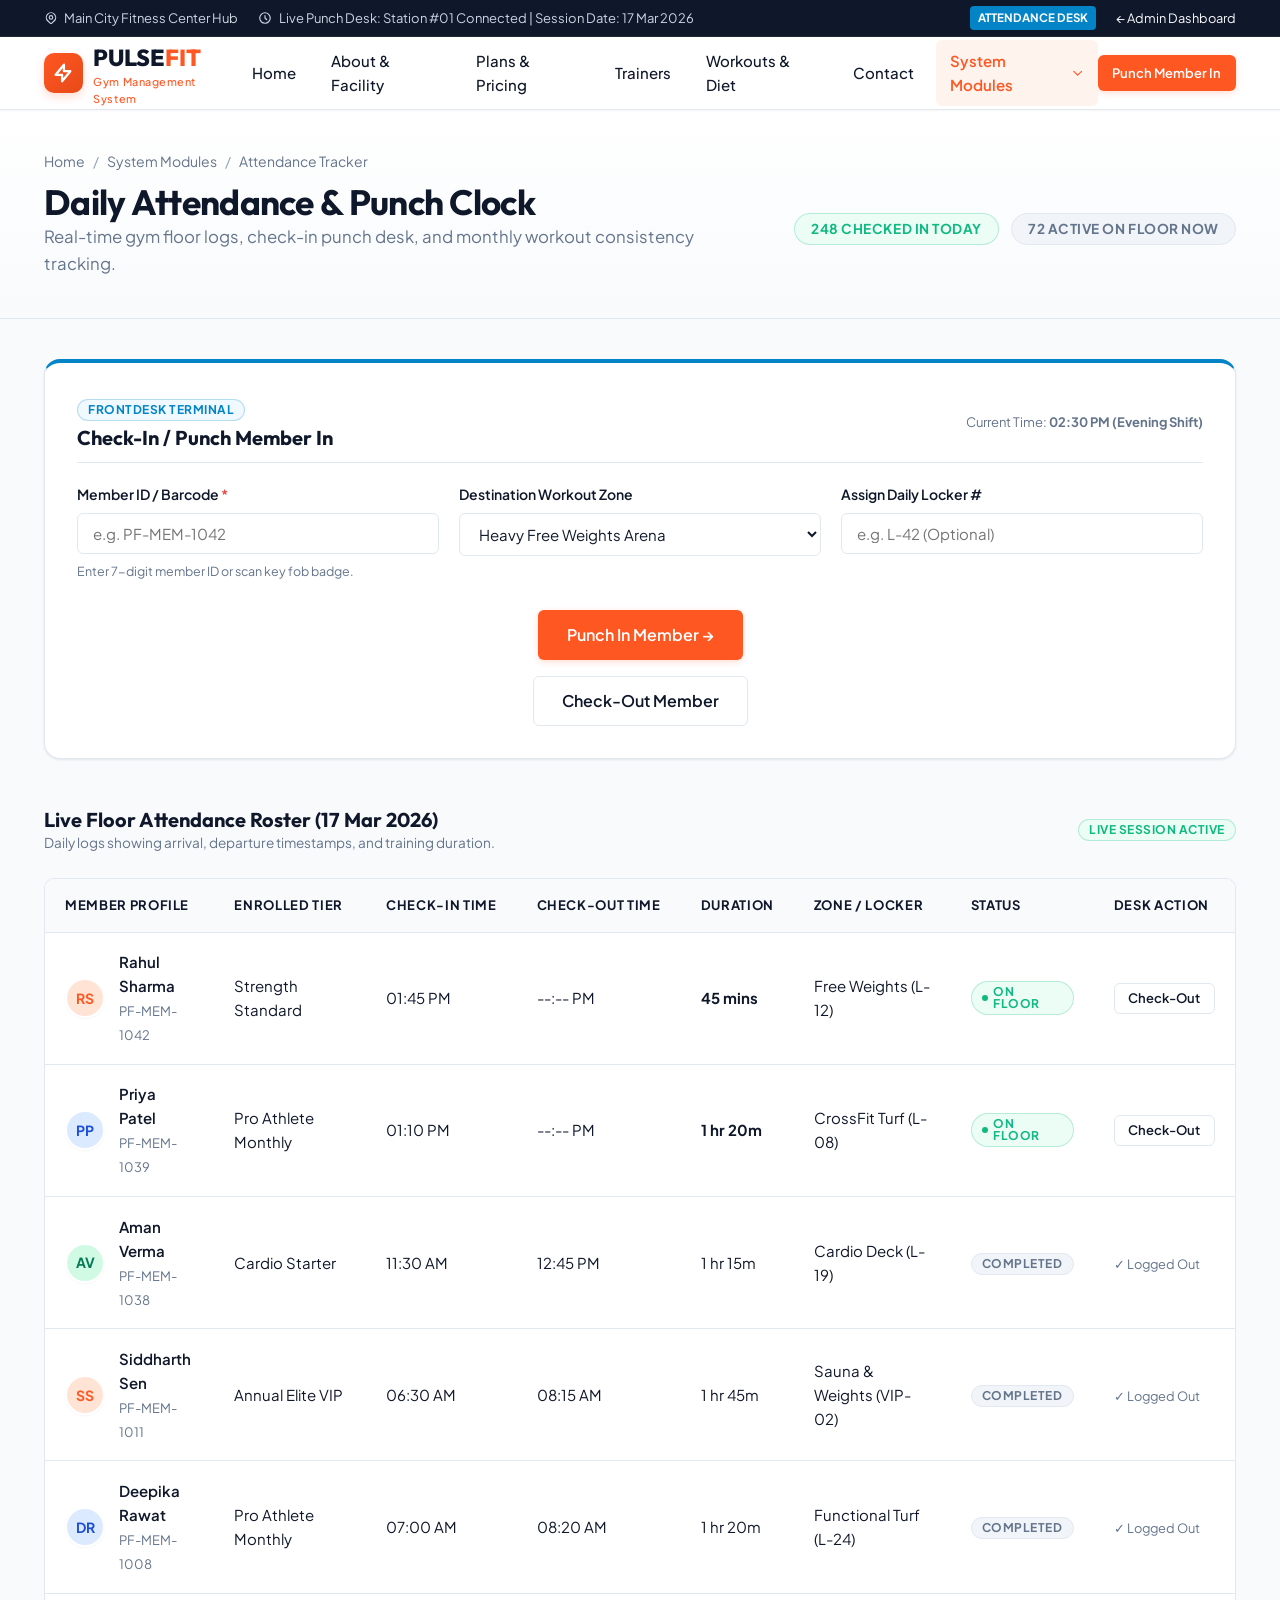
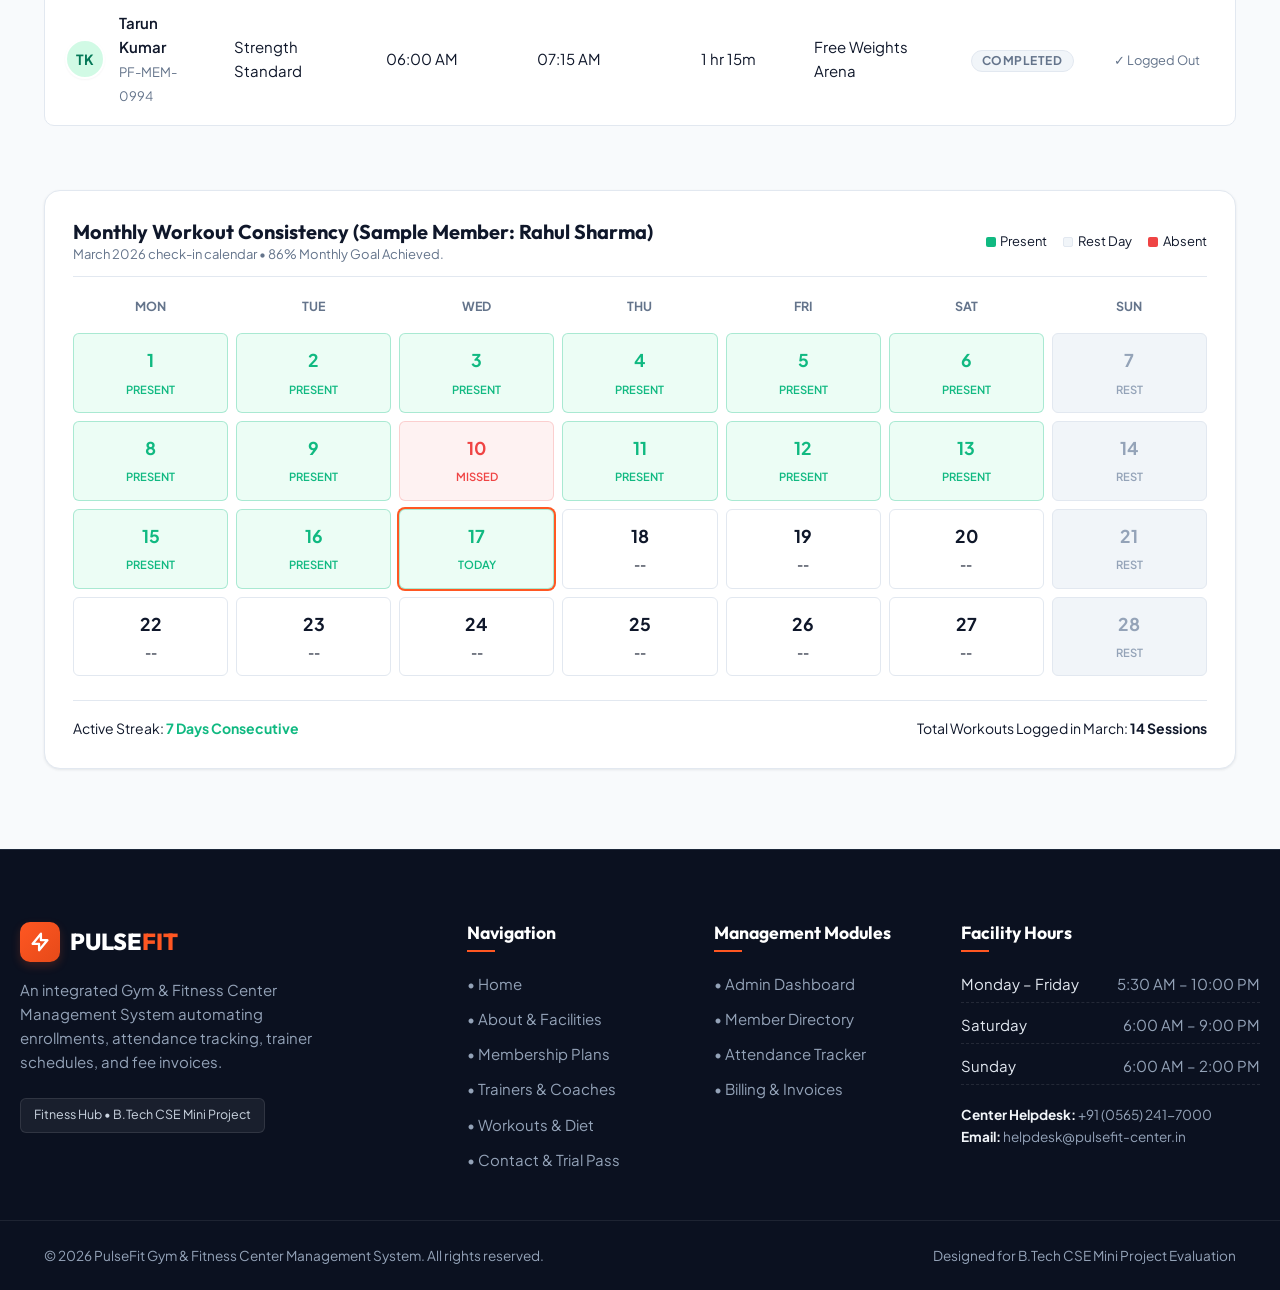
<file: attendance.html>
<!DOCTYPE html>
<html lang="en">
<head>
  <meta charset="UTF-8">
  <meta name="viewport" content="width=device-width, initial-scale=1.0">
  <title>Attendance Tracking &amp; Punch Desk | PulseFit Gym</title>
  <meta name="description" content="Digital gym attendance log: desk check-in / check-out punch clock, daily member floor roster, and monthly workout consistency calendar.">
  <link rel="stylesheet" href="css/style.css">
  <link rel="stylesheet" href="css/components.css">
</head>
<body>

  <!-- Top Announcement Bar -->
  <div class="header-topbar">
    <div class="container topbar-content">
      <div class="topbar-left">
        <span class="topbar-item">
          <svg width="14" height="14" fill="none" stroke="currentColor" viewBox="0 0 24 24"><path stroke-linecap="round" stroke-linejoin="round" stroke-width="2" d="M17.657 16.657L13.414 20.9a1.998 1.998 0 01-2.827 0l-4.244-4.243a8 8 0 1111.314 0z"/><path stroke-linecap="round" stroke-linejoin="round" stroke-width="2" d="M15 11a3 3 0 11-6 0 3 3 0 016 0z"/></svg>
          Main City Fitness Center Hub
        </span>
        <span class="topbar-item">
          <svg width="14" height="14" fill="none" stroke="currentColor" viewBox="0 0 24 24"><path stroke-linecap="round" stroke-linejoin="round" stroke-width="2" d="M12 8v4l3 3m6-3a9 9 0 11-18 0 9 9 0 0118 0z"/></svg>
          Live Punch Desk: Station #01 Connected | Session Date: 17 Mar 2026
        </span>
      </div>
      <div class="topbar-right">
        <span class="topbar-badge" style="background-color: var(--accent);">ATTENDANCE DESK</span>
        <a href="admin-dashboard.html" style="color: #f8fafc; font-size: 0.8rem;">&larr; Admin Dashboard</a>
      </div>
    </div>
  </div>

  <!-- Main Common Header & Navbar -->
  <header class="site-header">
    <div class="container">
      <div class="navbar">
        <a href="index.html" class="brand-logo">
          <div class="brand-icon">
            <svg width="22" height="22" fill="none" stroke="currentColor" viewBox="0 0 24 24"><path stroke-linecap="round" stroke-linejoin="round" stroke-width="2.5" d="M13 10V3L4 14h7v7l9-11h-7z"/></svg>
          </div>
          <div class="brand-text">
            PULSE<span>FIT</span>
            <span class="brand-sub">Gym Management System</span>
          </div>
        </a>

        <!-- Pure CSS Hamburger Toggle -->
        <input type="checkbox" id="nav-toggle" class="nav-toggle-input">
        <label for="nav-toggle" class="nav-toggle-label" aria-label="Toggle navigation">
          <span class="hamburger-icon"></span>
        </label>

        <!-- Navigation Menu -->
        <nav class="nav-menu">
          <a href="index.html" class="nav-link">Home</a>
          <a href="about.html" class="nav-link">About &amp; Facility</a>
          <a href="memberships.html" class="nav-link">Plans &amp; Pricing</a>
          <a href="trainers.html" class="nav-link">Trainers</a>
          <a href="workouts.html" class="nav-link">Workouts &amp; Diet</a>
          <a href="contact.html" class="nav-link">Contact</a>

          <!-- System Portals Dropdown -->
          <div class="nav-dropdown">
            <span class="nav-link dropdown-toggle active">
              System Modules
              <svg width="14" height="14" fill="none" stroke="currentColor" viewBox="0 0 24 24"><path stroke-linecap="round" stroke-linejoin="round" stroke-width="2" d="M19 9l-7 7-7-7"/></svg>
            </span>
            <div class="dropdown-menu">
              <div class="dropdown-header">Staff &amp; Admin Tools</div>
              <a href="admin-dashboard.html" class="dropdown-item">
                <svg width="16" height="16" fill="none" stroke="currentColor" viewBox="0 0 24 24"><path stroke-linecap="round" stroke-linejoin="round" stroke-width="2" d="M4 6a2 2 0 012-2h2a2 2 0 012 2v2a2 2 0 01-2 2H6a2 2 0 01-2-2V6zM14 6a2 2 0 012-2h2a2 2 0 012 2v2a2 2 0 01-2 2h-2a2 2 0 01-2-2V6zM4 16a2 2 0 012-2h2a2 2 0 012 2v2a2 2 0 01-2 2H6a2 2 0 01-2-2v-2zM14 16a2 2 0 012-2h2a2 2 0 012 2v2a2 2 0 01-2 2h-2a2 2 0 01-2-2v-2z"/></svg>
                Admin Dashboard
              </a>
              <a href="members-list.html" class="dropdown-item">
                <svg width="16" height="16" fill="none" stroke="currentColor" viewBox="0 0 24 24"><path stroke-linecap="round" stroke-linejoin="round" stroke-width="2" d="M12 4.354a4 4 0 110 5.292M15 21H3v-1a6 6 0 0112 0v1zm0 0h6v-1a6 6 0 00-9-5.197M13 7a4 4 0 11-8 0 4 4 0 018 0z"/></svg>
                Member Directory
              </a>
              <a href="attendance.html" class="dropdown-item active">
                <svg width="16" height="16" fill="none" stroke="currentColor" viewBox="0 0 24 24"><path stroke-linecap="round" stroke-linejoin="round" stroke-width="2" d="M9 5H7a2 2 0 00-2 2v12a2 2 0 002 2h10a2 2 0 002-2V7a2 2 0 00-2-2h-2M9 5a2 2 0 002 2h2a2 2 0 002-2M9 5a2 2 0 012-2h2a2 2 0 012 2m-6 9l2 2 4-4"/></svg>
                Attendance Tracker
              </a>
              <a href="billing.html" class="dropdown-item">
                <svg width="16" height="16" fill="none" stroke="currentColor" viewBox="0 0 24 24"><path stroke-linecap="round" stroke-linejoin="round" stroke-width="2" d="M9 14l6-6m-5.5.5h.01m4.99 5h.01M19 21V5a2 2 0 00-2-2H7a2 2 0 00-2 2v16l3.5-2 3.5 2 3.5-2 3.5 2z"/></svg>
                Billing &amp; Invoices
              </a>
            </div>
          </div>
        </nav>

        <div class="header-actions">
          <a href="#punch" class="btn btn-primary btn-sm">Punch Member In</a>
        </div>
      </div>
    </div>
  </header>

  <!-- Page Banner -->
  <section class="page-banner">
    <div class="container">
      <div class="banner-content">
        <nav class="breadcrumb">
          <a href="index.html">Home</a>
          <span class="breadcrumb-separator">/</span>
          <a href="admin-dashboard.html">System Modules</a>
          <span class="breadcrumb-separator">/</span>
          <span>Attendance Tracker</span>
        </nav>
        <div style="display: flex; justify-content: space-between; align-items: center; flex-wrap: wrap; gap: 1rem;">
          <div>
            <h1 class="banner-title">Daily Attendance &amp; Punch Clock</h1>
            <p class="banner-desc">Real-time gym floor logs, check-in punch desk, and monthly workout consistency tracking.</p>
          </div>
          <div style="display: flex; gap: 0.75rem;">
            <span class="badge badge-success" style="font-size: 0.85rem; padding: 0.5rem 1rem;">248 Checked In Today</span>
            <span class="badge badge-neutral" style="font-size: 0.85rem; padding: 0.5rem 1rem;">72 Active On Floor Now</span>
          </div>
        </div>
      </div>
    </div>
  </section>

  <!-- Main Content Area -->
  <main class="page-wrapper">
    <div class="container" style="margin-bottom: 5rem;">
      
      <!-- Quick Punch Check-in Form Card (#punch) -->
      <div id="punch" class="form-card" style="margin-bottom: 3rem; border-top: 4px solid var(--accent);">
        <div class="card-header">
          <div>
            <span class="badge badge-accent" style="margin-bottom: 0.25rem;">Frontdesk Terminal</span>
            <h3 class="card-title">Check-In / Punch Member In</h3>
          </div>
          <span style="font-size: 0.8125rem; color: var(--text-muted);">Current Time: <strong>02:30 PM (Evening Shift)</strong></span>
        </div>

        <form action="#" method="get" onsubmit="return false;" class="form-grid-3">
          
          <div class="form-group">
            <label for="punch-id" class="form-label form-label-req">Member ID / Barcode</label>
            <input type="text" id="punch-id" class="form-control" placeholder="e.g. PF-MEM-1042" required>
            <span class="form-help">Enter 7-digit member ID or scan key fob badge.</span>
          </div>

          <div class="form-group">
            <label for="punch-zone" class="form-label">Destination Workout Zone</label>
            <select id="punch-zone" class="form-select">
              <option value="cardio">Cardio &amp; Stamina Deck</option>
              <option value="weights" selected>Heavy Free Weights Arena</option>
              <option value="crossfit">CrossFit Turf &amp; Sled Track</option>
              <option value="sauna">Steam &amp; Sauna Recovery</option>
            </select>
          </div>

          <div class="form-group">
            <label for="punch-locker" class="form-label">Assign Daily Locker #</label>
            <input type="text" id="punch-locker" class="form-control" placeholder="e.g. L-42 (Optional)">
          </div>

          <div class="form-group col-span-full" style="display: flex; gap: 1rem; align-items: center; margin-top: 0.5rem;">
            <button type="submit" class="btn btn-primary btn-lg">
              Punch In Member &rarr;
            </button>
            <button type="button" class="btn btn-outline btn-lg">
              Check-Out Member
            </button>
          </div>

        </form>
      </div>

      <!-- Live Floor Attendance Log Roster -->
      <div style="margin-bottom: 4rem;">
        <div class="card-header" style="border-bottom: none; margin-bottom: 0.75rem;">
          <div>
            <h3 class="card-title">Live Floor Attendance Roster (17 Mar 2026)</h3>
            <p style="font-size: 0.85rem; color: var(--text-muted);">Daily logs showing arrival, departure timestamps, and training duration.</p>
          </div>
          <div style="display: flex; gap: 0.5rem;">
            <span class="badge badge-success">Live Session Active</span>
          </div>
        </div>

        <div class="table-responsive">
          <table class="data-table">
            <thead>
              <tr>
                <th>Member Profile</th>
                <th>Enrolled Tier</th>
                <th>Check-In Time</th>
                <th>Check-Out Time</th>
                <th>Duration</th>
                <th>Zone / Locker</th>
                <th>Status</th>
                <th>Desk Action</th>
              </tr>
            </thead>
            <tbody>
              
              <tr>
                <td>
                  <div class="member-cell">
                    <div class="avatar avatar-orange">RS</div>
                    <div>
                      <span class="member-name">Rahul Sharma</span>
                      <span class="member-email">PF-MEM-1042</span>
                    </div>
                  </div>
                </td>
                <td>Strength Standard</td>
                <td>01:45 PM</td>
                <td>--:-- PM</td>
                <td><strong>45 mins</strong></td>
                <td>Free Weights (L-12)</td>
                <td><span class="badge badge-success"><span class="badge-dot"></span> On Floor</span></td>
                <td><button type="button" class="btn btn-sm btn-outline">Check-Out</button></td>
              </tr>

              <tr>
                <td>
                  <div class="member-cell">
                    <div class="avatar avatar-blue">PP</div>
                    <div>
                      <span class="member-name">Priya Patel</span>
                      <span class="member-email">PF-MEM-1039</span>
                    </div>
                  </div>
                </td>
                <td>Pro Athlete Monthly</td>
                <td>01:10 PM</td>
                <td>--:-- PM</td>
                <td><strong>1 hr 20m</strong></td>
                <td>CrossFit Turf (L-08)</td>
                <td><span class="badge badge-success"><span class="badge-dot"></span> On Floor</span></td>
                <td><button type="button" class="btn btn-sm btn-outline">Check-Out</button></td>
              </tr>

              <tr>
                <td>
                  <div class="member-cell">
                    <div class="avatar avatar-emerald">AV</div>
                    <div>
                      <span class="member-name">Aman Verma</span>
                      <span class="member-email">PF-MEM-1038</span>
                    </div>
                  </div>
                </td>
                <td>Cardio Starter</td>
                <td>11:30 AM</td>
                <td>12:45 PM</td>
                <td>1 hr 15m</td>
                <td>Cardio Deck (L-19)</td>
                <td><span class="badge badge-neutral">Completed</span></td>
                <td><span style="font-size: 0.8rem; color: var(--text-muted);">&#10003; Logged Out</span></td>
              </tr>

              <tr>
                <td>
                  <div class="member-cell">
                    <div class="avatar avatar-orange">SS</div>
                    <div>
                      <span class="member-name">Siddharth Sen</span>
                      <span class="member-email">PF-MEM-1011</span>
                    </div>
                  </div>
                </td>
                <td>Annual Elite VIP</td>
                <td>06:30 AM</td>
                <td>08:15 AM</td>
                <td>1 hr 45m</td>
                <td>Sauna &amp; Weights (VIP-02)</td>
                <td><span class="badge badge-neutral">Completed</span></td>
                <td><span style="font-size: 0.8rem; color: var(--text-muted);">&#10003; Logged Out</span></td>
              </tr>

              <tr>
                <td>
                  <div class="member-cell">
                    <div class="avatar avatar-blue">DR</div>
                    <div>
                      <span class="member-name">Deepika Rawat</span>
                      <span class="member-email">PF-MEM-1008</span>
                    </div>
                  </div>
                </td>
                <td>Pro Athlete Monthly</td>
                <td>07:00 AM</td>
                <td>08:20 AM</td>
                <td>1 hr 20m</td>
                <td>Functional Turf (L-24)</td>
                <td><span class="badge badge-neutral">Completed</span></td>
                <td><span style="font-size: 0.8rem; color: var(--text-muted);">&#10003; Logged Out</span></td>
              </tr>

              <tr>
                <td>
                  <div class="member-cell">
                    <div class="avatar avatar-emerald">TK</div>
                    <div>
                      <span class="member-name">Tarun Kumar</span>
                      <span class="member-email">PF-MEM-0994</span>
                    </div>
                  </div>
                </td>
                <td>Strength Standard</td>
                <td>06:00 AM</td>
                <td>07:15 AM</td>
                <td>1 hr 15m</td>
                <td>Free Weights Arena</td>
                <td><span class="badge badge-neutral">Completed</span></td>
                <td><span style="font-size: 0.8rem; color: var(--text-muted);">&#10003; Logged Out</span></td>
              </tr>

            </tbody>
          </table>
        </div>
      </div>

      <!-- Monthly Member Attendance Consistency Calendar -->
      <div class="card">
        <div class="card-header">
          <div>
            <h3 class="card-title">Monthly Workout Consistency (Sample Member: Rahul Sharma)</h3>
            <p style="font-size: 0.8125rem; color: var(--text-muted);">March 2026 check-in calendar &bull; 86% Monthly Goal Achieved.</p>
          </div>
          <div style="display: flex; gap: 1rem; font-size: 0.8125rem;">
            <span style="display: inline-flex; align-items: center; gap: 0.3rem;"><span style="width: 10px; height: 10px; border-radius: 2px; background-color: var(--success);"></span> Present</span>
            <span style="display: inline-flex; align-items: center; gap: 0.3rem;"><span style="width: 10px; height: 10px; border-radius: 2px; background-color: #f1f5f9; border: 1px solid var(--border-color);"></span> Rest Day</span>
            <span style="display: inline-flex; align-items: center; gap: 0.3rem;"><span style="width: 10px; height: 10px; border-radius: 2px; background-color: var(--danger);"></span> Absent</span>
          </div>
        </div>

        <!-- 7-column calendar grid -->
        <div style="display: grid; grid-template-columns: repeat(7, 1fr); gap: 0.5rem; text-align: center; font-weight: 700; font-size: 0.78rem; color: var(--text-muted); margin-bottom: 0.5rem; text-transform: uppercase;">
          <div>Mon</div>
          <div>Tue</div>
          <div>Wed</div>
          <div>Thu</div>
          <div>Fri</div>
          <div>Sat</div>
          <div>Sun</div>
        </div>

        <div class="attendance-grid">
          <!-- Week 1 -->
          <div class="attendance-day present"><span class="day-number">1</span><span class="day-status">Present</span></div>
          <div class="attendance-day present"><span class="day-number">2</span><span class="day-status">Present</span></div>
          <div class="attendance-day present"><span class="day-number">3</span><span class="day-status">Present</span></div>
          <div class="attendance-day present"><span class="day-number">4</span><span class="day-status">Present</span></div>
          <div class="attendance-day present"><span class="day-number">5</span><span class="day-status">Present</span></div>
          <div class="attendance-day present"><span class="day-number">6</span><span class="day-status">Present</span></div>
          <div class="attendance-day rest"><span class="day-number">7</span><span class="day-status">Rest</span></div>

          <!-- Week 2 -->
          <div class="attendance-day present"><span class="day-number">8</span><span class="day-status">Present</span></div>
          <div class="attendance-day present"><span class="day-number">9</span><span class="day-status">Present</span></div>
          <div class="attendance-day absent"><span class="day-number">10</span><span class="day-status">Missed</span></div>
          <div class="attendance-day present"><span class="day-number">11</span><span class="day-status">Present</span></div>
          <div class="attendance-day present"><span class="day-number">12</span><span class="day-status">Present</span></div>
          <div class="attendance-day present"><span class="day-number">13</span><span class="day-status">Present</span></div>
          <div class="attendance-day rest"><span class="day-number">14</span><span class="day-status">Rest</span></div>

          <!-- Week 3 -->
          <div class="attendance-day present"><span class="day-number">15</span><span class="day-status">Present</span></div>
          <div class="attendance-day present"><span class="day-number">16</span><span class="day-status">Present</span></div>
          <div class="attendance-day present" style="box-shadow: 0 0 0 2px var(--primary);"><span class="day-number">17</span><span class="day-status">Today</span></div>
          <div class="attendance-day" style="background-color: #ffffff;"><span class="day-number">18</span><span class="day-status">--</span></div>
          <div class="attendance-day" style="background-color: #ffffff;"><span class="day-number">19</span><span class="day-status">--</span></div>
          <div class="attendance-day" style="background-color: #ffffff;"><span class="day-number">20</span><span class="day-status">--</span></div>
          <div class="attendance-day rest"><span class="day-number">21</span><span class="day-status">Rest</span></div>

          <!-- Week 4 -->
          <div class="attendance-day" style="background-color: #ffffff;"><span class="day-number">22</span><span class="day-status">--</span></div>
          <div class="attendance-day" style="background-color: #ffffff;"><span class="day-number">23</span><span class="day-status">--</span></div>
          <div class="attendance-day" style="background-color: #ffffff;"><span class="day-number">24</span><span class="day-status">--</span></div>
          <div class="attendance-day" style="background-color: #ffffff;"><span class="day-number">25</span><span class="day-status">--</span></div>
          <div class="attendance-day" style="background-color: #ffffff;"><span class="day-number">26</span><span class="day-status">--</span></div>
          <div class="attendance-day" style="background-color: #ffffff;"><span class="day-number">27</span><span class="day-status">--</span></div>
          <div class="attendance-day rest"><span class="day-number">28</span><span class="day-status">Rest</span></div>
        </div>

        <div style="display: flex; justify-content: space-between; align-items: center; margin-top: 1.5rem; padding-top: 1rem; border-top: 1px solid var(--border-color); font-size: 0.875rem;">
          <span>Active Streak: <strong style="color: var(--success);">7 Days Consecutive</strong></span>
          <span>Total Workouts Logged in March: <strong>14 Sessions</strong></span>
        </div>
      </div>

    </div>
  </main>

  <!-- Common Footer -->
  <footer class="site-footer">
    <div class="container footer-main">
      <div class="footer-grid">
        <div class="footer-brand">
          <div class="brand-logo" style="color: white;">
            <div class="brand-icon">
              <svg width="22" height="22" fill="none" stroke="currentColor" viewBox="0 0 24 24"><path stroke-linecap="round" stroke-linejoin="round" stroke-width="2.5" d="M13 10V3L4 14h7v7l9-11h-7z"/></svg>
            </div>
            <div class="brand-text" style="color: white;">PULSE<span style="color: var(--primary);">FIT</span></div>
          </div>
          <p>An integrated Gym &amp; Fitness Center Management System automating enrollments, attendance tracking, trainer schedules, and fee invoices.</p>
          <div class="academic-badge">Fitness Hub &bull; B.Tech CSE Mini Project</div>
        </div>

        <div>
          <h4 class="footer-title">Navigation</h4>
          <ul class="footer-links">
            <li><a href="index.html">&bull; Home</a></li>
            <li><a href="about.html">&bull; About &amp; Facilities</a></li>
            <li><a href="memberships.html">&bull; Membership Plans</a></li>
            <li><a href="trainers.html">&bull; Trainers &amp; Coaches</a></li>
            <li><a href="workouts.html">&bull; Workouts &amp; Diet</a></li>
            <li><a href="contact.html">&bull; Contact &amp; Trial Pass</a></li>
          </ul>
        </div>

        <div>
          <h4 class="footer-title">Management Modules</h4>
          <ul class="footer-links">
            <li><a href="admin-dashboard.html">&bull; Admin Dashboard</a></li>
            <li><a href="members-list.html">&bull; Member Directory</a></li>
            <li><a href="attendance.html">&bull; Attendance Tracker</a></li>
            <li><a href="billing.html">&bull; Billing &amp; Invoices</a></li>
          </ul>
        </div>

        <div>
          <h4 class="footer-title">Facility Hours</h4>
          <div class="footer-hours-list">
            <div class="footer-hours-item">
              <span>Monday &ndash; Friday</span>
              <span>5:30 AM &ndash; 10:00 PM</span>
            </div>
            <div class="footer-hours-item">
              <span>Saturday</span>
              <span>6:00 AM &ndash; 9:00 PM</span>
            </div>
            <div class="footer-hours-item">
              <span>Sunday</span>
              <span>6:00 AM &ndash; 2:00 PM</span>
            </div>
          </div>
          <p style="margin-top: 1.2rem; font-size: 0.85rem; color: #94a3b8;">
            <strong style="color: #f1f5f9;">Center Helpdesk:</strong> +91 (0565) 241-7000<br>
            <strong style="color: #f1f5f9;">Email:</strong> helpdesk@pulsefit-center.in
          </p>
        </div>
      </div>
    </div>

    <div class="footer-bottom">
      <div class="container footer-bottom-content">
        <div>&copy; 2026 PulseFit Gym &amp; Fitness Center Management System. All rights reserved.</div>
        <div>Designed for B.Tech CSE Mini Project Evaluation</div>
      </div>
    </div>
  </footer>

</body>
</html>
</file>
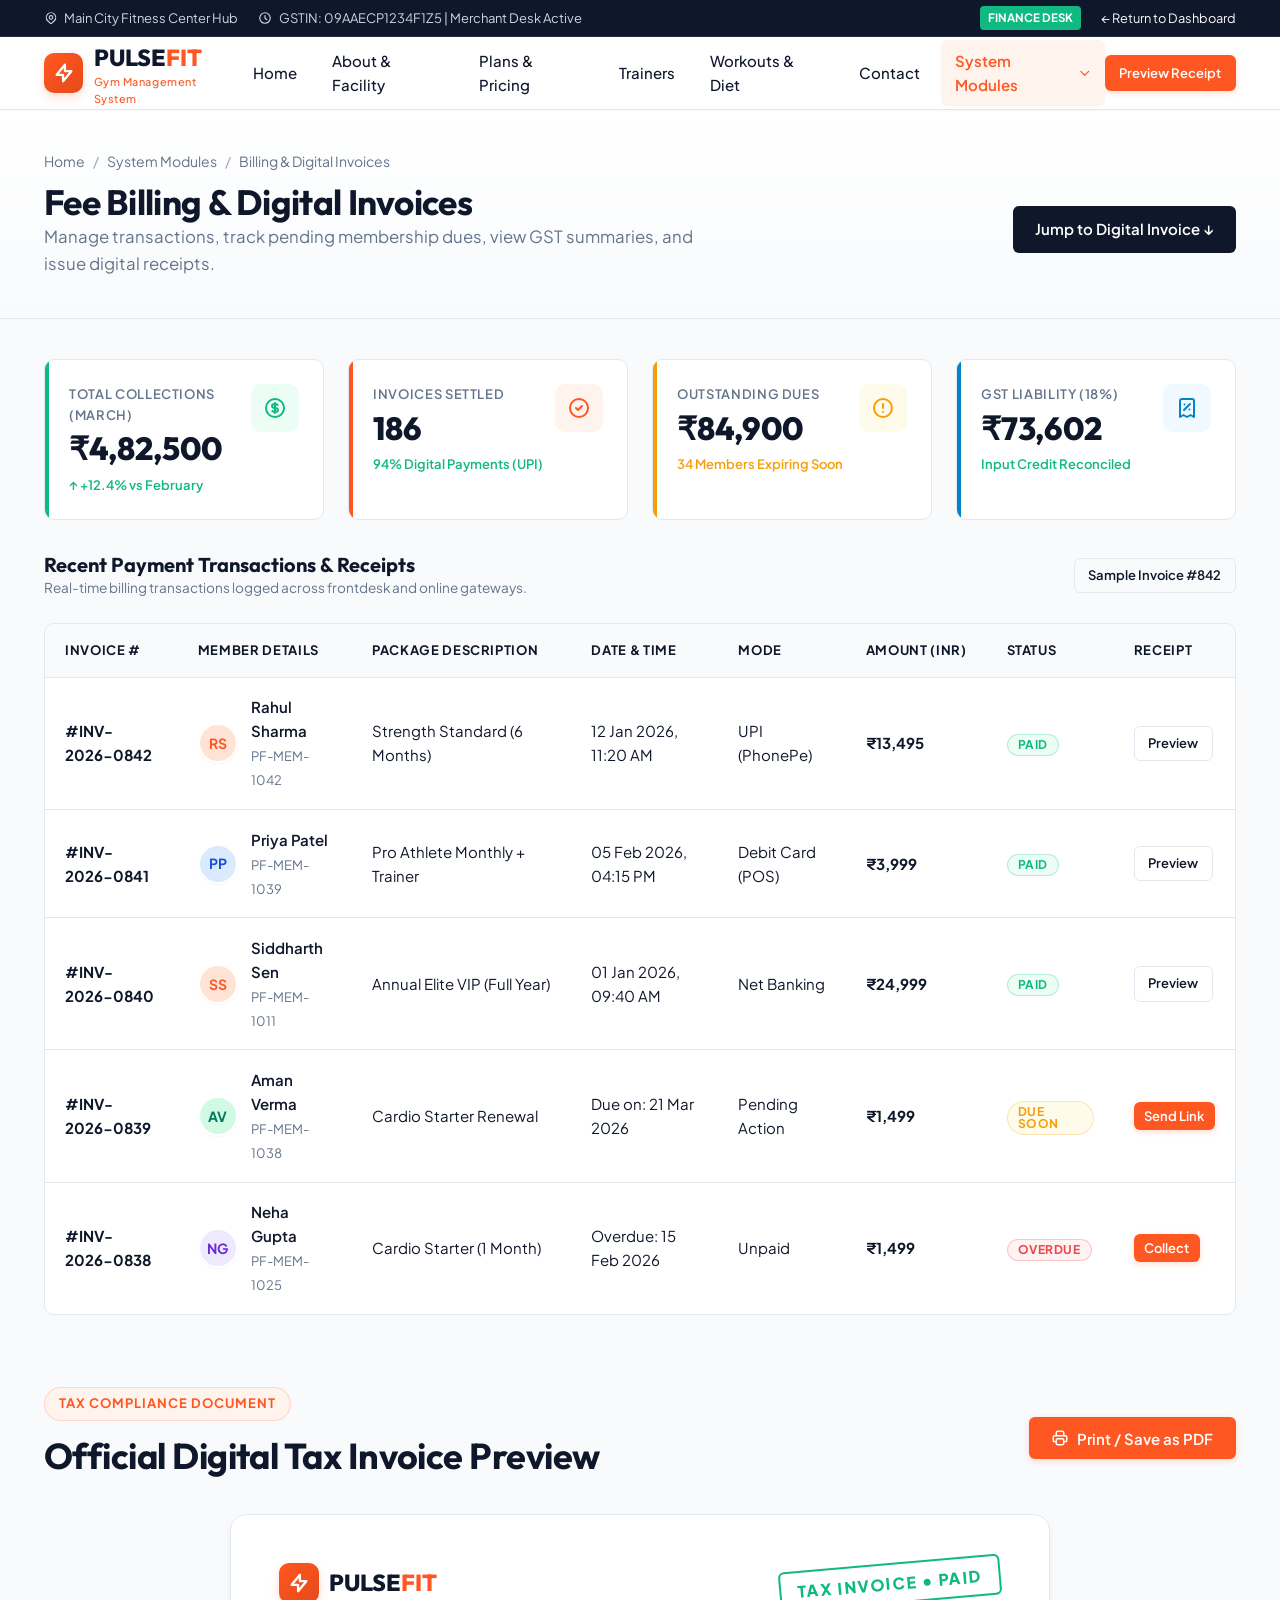
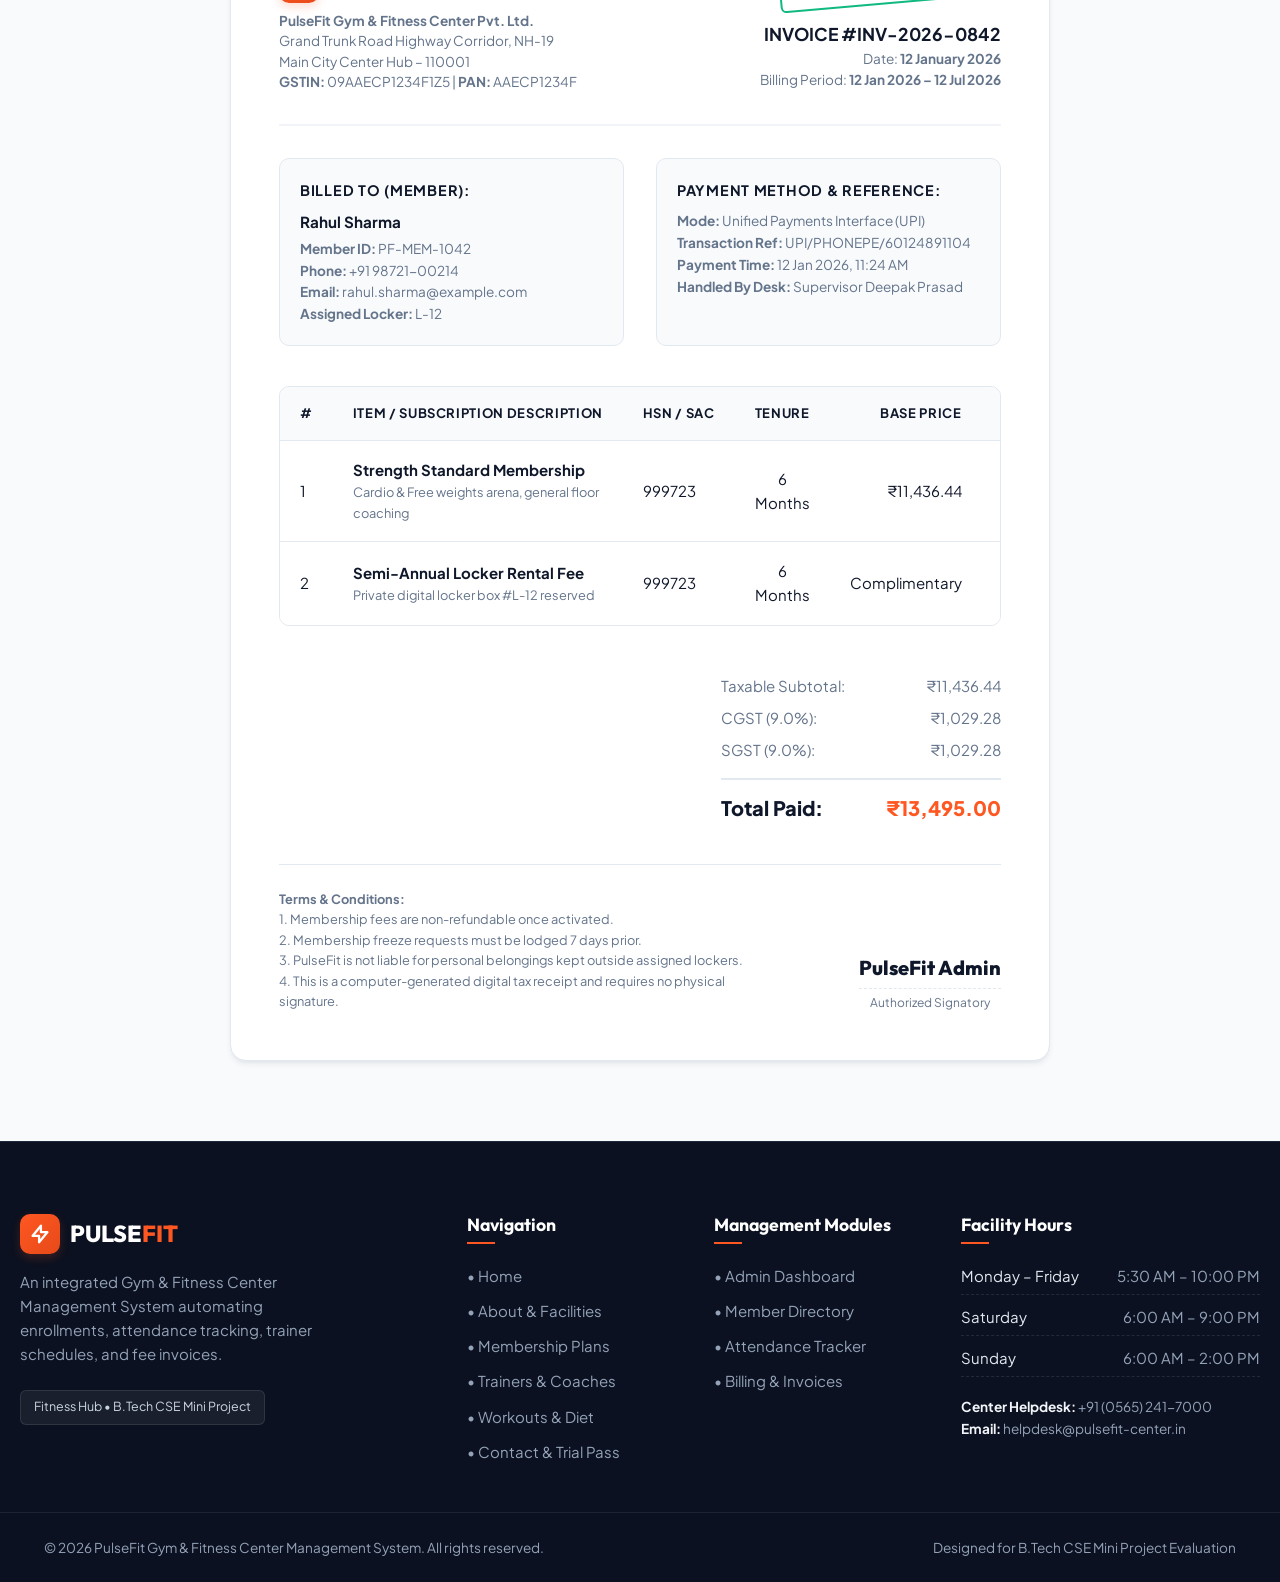
<file: billing.html>
<!DOCTYPE html>
<html lang="en">
<head>
  <meta charset="UTF-8">
  <meta name="viewport" content="width=device-width, initial-scale=1.0">
  <title>Billing, Payments &amp; Digital Invoices | PulseFit Gym</title>
  <meta name="description" content="Automated gym fee billing system: transaction logs, pending fee alerts, GST tax receipts, and printable digital member invoices.">
  <link rel="stylesheet" href="css/style.css">
  <link rel="stylesheet" href="css/components.css">
</head>
<body>

  <!-- Top Announcement Bar -->
  <div class="header-topbar">
    <div class="container topbar-content">
      <div class="topbar-left">
        <span class="topbar-item">
          <svg width="14" height="14" fill="none" stroke="currentColor" viewBox="0 0 24 24"><path stroke-linecap="round" stroke-linejoin="round" stroke-width="2" d="M17.657 16.657L13.414 20.9a1.998 1.998 0 01-2.827 0l-4.244-4.243a8 8 0 1111.314 0z"/><path stroke-linecap="round" stroke-linejoin="round" stroke-width="2" d="M15 11a3 3 0 11-6 0 3 3 0 016 0z"/></svg>
          Main City Fitness Center Hub
        </span>
        <span class="topbar-item">
          <svg width="14" height="14" fill="none" stroke="currentColor" viewBox="0 0 24 24"><path stroke-linecap="round" stroke-linejoin="round" stroke-width="2" d="M12 8v4l3 3m6-3a9 9 0 11-18 0 9 9 0 0118 0z"/></svg>
          GSTIN: 09AAECP1234F1Z5 | Merchant Desk Active
        </span>
      </div>
      <div class="topbar-right">
        <span class="topbar-badge" style="background-color: var(--success);">FINANCE DESK</span>
        <a href="admin-dashboard.html" style="color: #f8fafc; font-size: 0.8rem;">&larr; Return to Dashboard</a>
      </div>
    </div>
  </div>

  <!-- Main Common Header & Navbar -->
  <header class="site-header">
    <div class="container">
      <div class="navbar">
        <a href="index.html" class="brand-logo">
          <div class="brand-icon">
            <svg width="22" height="22" fill="none" stroke="currentColor" viewBox="0 0 24 24"><path stroke-linecap="round" stroke-linejoin="round" stroke-width="2.5" d="M13 10V3L4 14h7v7l9-11h-7z"/></svg>
          </div>
          <div class="brand-text">
            PULSE<span>FIT</span>
            <span class="brand-sub">Gym Management System</span>
          </div>
        </a>

        <!-- Pure CSS Hamburger Toggle -->
        <input type="checkbox" id="nav-toggle" class="nav-toggle-input">
        <label for="nav-toggle" class="nav-toggle-label" aria-label="Toggle navigation">
          <span class="hamburger-icon"></span>
        </label>

        <!-- Navigation Menu -->
        <nav class="nav-menu">
          <a href="index.html" class="nav-link">Home</a>
          <a href="about.html" class="nav-link">About &amp; Facility</a>
          <a href="memberships.html" class="nav-link">Plans &amp; Pricing</a>
          <a href="trainers.html" class="nav-link">Trainers</a>
          <a href="workouts.html" class="nav-link">Workouts &amp; Diet</a>
          <a href="contact.html" class="nav-link">Contact</a>

          <!-- System Portals Dropdown -->
          <div class="nav-dropdown">
            <span class="nav-link dropdown-toggle active">
              System Modules
              <svg width="14" height="14" fill="none" stroke="currentColor" viewBox="0 0 24 24"><path stroke-linecap="round" stroke-linejoin="round" stroke-width="2" d="M19 9l-7 7-7-7"/></svg>
            </span>
            <div class="dropdown-menu">
              <div class="dropdown-header">Staff &amp; Admin Tools</div>
              <a href="admin-dashboard.html" class="dropdown-item">
                <svg width="16" height="16" fill="none" stroke="currentColor" viewBox="0 0 24 24"><path stroke-linecap="round" stroke-linejoin="round" stroke-width="2" d="M4 6a2 2 0 012-2h2a2 2 0 012 2v2a2 2 0 01-2 2H6a2 2 0 01-2-2V6zM14 6a2 2 0 012-2h2a2 2 0 012 2v2a2 2 0 01-2 2h-2a2 2 0 01-2-2V6zM4 16a2 2 0 012-2h2a2 2 0 012 2v2a2 2 0 01-2 2H6a2 2 0 01-2-2v-2zM14 16a2 2 0 012-2h2a2 2 0 012 2v2a2 2 0 01-2 2h-2a2 2 0 01-2-2v-2z"/></svg>
                Admin Dashboard
              </a>
              <a href="members-list.html" class="dropdown-item">
                <svg width="16" height="16" fill="none" stroke="currentColor" viewBox="0 0 24 24"><path stroke-linecap="round" stroke-linejoin="round" stroke-width="2" d="M12 4.354a4 4 0 110 5.292M15 21H3v-1a6 6 0 0112 0v1zm0 0h6v-1a6 6 0 00-9-5.197M13 7a4 4 0 11-8 0 4 4 0 018 0z"/></svg>
                Member Directory
              </a>
              <a href="attendance.html" class="dropdown-item">
                <svg width="16" height="16" fill="none" stroke="currentColor" viewBox="0 0 24 24"><path stroke-linecap="round" stroke-linejoin="round" stroke-width="2" d="M9 5H7a2 2 0 00-2 2v12a2 2 0 002 2h10a2 2 0 002-2V7a2 2 0 00-2-2h-2M9 5a2 2 0 002 2h2a2 2 0 002-2M9 5a2 2 0 012-2h2a2 2 0 012 2m-6 9l2 2 4-4"/></svg>
                Attendance Tracker
              </a>
              <a href="billing.html" class="dropdown-item active">
                <svg width="16" height="16" fill="none" stroke="currentColor" viewBox="0 0 24 24"><path stroke-linecap="round" stroke-linejoin="round" stroke-width="2" d="M9 14l6-6m-5.5.5h.01m4.99 5h.01M19 21V5a2 2 0 00-2-2H7a2 2 0 00-2 2v16l3.5-2 3.5 2 3.5-2 3.5 2z"/></svg>
                Billing &amp; Invoices
              </a>
            </div>
          </div>
        </nav>

        <div class="header-actions">
          <a href="#digital-invoice" class="btn btn-primary btn-sm">Preview Receipt</a>
        </div>
      </div>
    </div>
  </header>

  <!-- Page Banner -->
  <section class="page-banner">
    <div class="container">
      <div class="banner-content">
        <nav class="breadcrumb">
          <a href="index.html">Home</a>
          <span class="breadcrumb-separator">/</span>
          <a href="admin-dashboard.html">System Modules</a>
          <span class="breadcrumb-separator">/</span>
          <span>Billing &amp; Digital Invoices</span>
        </nav>
        <div style="display: flex; justify-content: space-between; align-items: center; flex-wrap: wrap; gap: 1rem;">
          <div>
            <h1 class="banner-title">Fee Billing &amp; Digital Invoices</h1>
            <p class="banner-desc">Manage transactions, track pending membership dues, view GST summaries, and issue digital receipts.</p>
          </div>
          <a href="#digital-invoice" class="btn btn-secondary">Jump to Digital Invoice &darr;</a>
        </div>
      </div>
    </div>
  </section>

  <!-- Main Content Area -->
  <main class="page-wrapper">
    <div class="container" style="margin-bottom: 5rem;">
      
      <!-- Financial Metrics Grid -->
      <div class="stats-grid">
        <div class="stat-card accent-green">
          <div class="stat-info">
            <span class="stat-label">Total Collections (March)</span>
            <span class="stat-value">&#8377;4,82,500</span>
            <span class="stat-trend positive">&uarr; +12.4% vs February</span>
          </div>
          <div class="stat-icon-wrapper">
            <svg width="24" height="24" fill="none" stroke="currentColor" viewBox="0 0 24 24"><path stroke-linecap="round" stroke-linejoin="round" stroke-width="2" d="M12 8c-1.657 0-3 .895-3 2s1.343 2 3 2 3 .895 3 2-1.343 2-3 2m0-8c1.11 0 2.08.402 2.599 1M12 8V7m0 1v8m0 0v1m0-1c-1.11 0-2.08-.402-2.599-1M21 12a9 9 0 11-18 0 9 9 0 0118 0z"/></svg>
          </div>
        </div>

        <div class="stat-card">
          <div class="stat-info">
            <span class="stat-label">Invoices Settled</span>
            <span class="stat-value">186</span>
            <span class="stat-trend positive">94% Digital Payments (UPI)</span>
          </div>
          <div class="stat-icon-wrapper">
            <svg width="24" height="24" fill="none" stroke="currentColor" viewBox="0 0 24 24"><path stroke-linecap="round" stroke-linejoin="round" stroke-width="2" d="M9 12l2 2 4-4m6 2a9 9 0 11-18 0 9 9 0 0118 0z"/></svg>
          </div>
        </div>

        <div class="stat-card accent-amber">
          <div class="stat-info">
            <span class="stat-label">Outstanding Dues</span>
            <span class="stat-value">&#8377;84,900</span>
            <span class="stat-trend warning">34 Members Expiring Soon</span>
          </div>
          <div class="stat-icon-wrapper">
            <svg width="24" height="24" fill="none" stroke="currentColor" viewBox="0 0 24 24"><path stroke-linecap="round" stroke-linejoin="round" stroke-width="2" d="M12 8v4m0 4h.01M21 12a9 9 0 11-18 0 9 9 0 0118 0z"/></svg>
          </div>
        </div>

        <div class="stat-card accent-blue">
          <div class="stat-info">
            <span class="stat-label">GST Liability (18%)</span>
            <span class="stat-value">&#8377;73,602</span>
            <span class="stat-trend positive">Input Credit Reconciled</span>
          </div>
          <div class="stat-icon-wrapper">
            <svg width="24" height="24" fill="none" stroke="currentColor" viewBox="0 0 24 24"><path stroke-linecap="round" stroke-linejoin="round" stroke-width="2" d="M9 14l6-6m-5.5.5h.01m4.99 5h.01M19 21V5a2 2 0 00-2-2H7a2 2 0 00-2 2v16l3.5-2 3.5 2 3.5-2 3.5 2z"/></svg>
          </div>
        </div>
      </div>

      <!-- Recent Payments & Invoices Ledger Table -->
      <div style="margin-bottom: 4.5rem;">
        <div class="card-header" style="border-bottom: none; margin-bottom: 0.75rem;">
          <div>
            <h3 class="card-title">Recent Payment Transactions &amp; Receipts</h3>
            <p style="font-size: 0.85rem; color: var(--text-muted);">Real-time billing transactions logged across frontdesk and online gateways.</p>
          </div>
          <div style="display: flex; gap: 0.5rem;">
            <a href="#digital-invoice" class="btn btn-outline btn-sm">Sample Invoice #842</a>
          </div>
        </div>

        <div class="table-responsive">
          <table class="data-table">
            <thead>
              <tr>
                <th>Invoice #</th>
                <th>Member Details</th>
                <th>Package Description</th>
                <th>Date &amp; Time</th>
                <th>Mode</th>
                <th>Amount (INR)</th>
                <th>Status</th>
                <th>Receipt</th>
              </tr>
            </thead>
            <tbody>
              
              <tr>
                <td><strong>#INV-2026-0842</strong></td>
                <td>
                  <div class="member-cell">
                    <div class="avatar avatar-orange">RS</div>
                    <div>
                      <span class="member-name">Rahul Sharma</span>
                      <span class="member-email">PF-MEM-1042</span>
                    </div>
                  </div>
                </td>
                <td>Strength Standard (6 Months)</td>
                <td>12 Jan 2026, 11:20 AM</td>
                <td>UPI (PhonePe)</td>
                <td><strong>&#8377;13,495</strong></td>
                <td><span class="badge badge-success">PAID</span></td>
                <td><a href="#digital-invoice" class="btn btn-sm btn-outline">Preview</a></td>
              </tr>

              <tr>
                <td><strong>#INV-2026-0841</strong></td>
                <td>
                  <div class="member-cell">
                    <div class="avatar avatar-blue">PP</div>
                    <div>
                      <span class="member-name">Priya Patel</span>
                      <span class="member-email">PF-MEM-1039</span>
                    </div>
                  </div>
                </td>
                <td>Pro Athlete Monthly + Trainer</td>
                <td>05 Feb 2026, 04:15 PM</td>
                <td>Debit Card (POS)</td>
                <td><strong>&#8377;3,999</strong></td>
                <td><span class="badge badge-success">PAID</span></td>
                <td><a href="#digital-invoice" class="btn btn-sm btn-outline">Preview</a></td>
              </tr>

              <tr>
                <td><strong>#INV-2026-0840</strong></td>
                <td>
                  <div class="member-cell">
                    <div class="avatar avatar-orange">SS</div>
                    <div>
                      <span class="member-name">Siddharth Sen</span>
                      <span class="member-email">PF-MEM-1011</span>
                    </div>
                  </div>
                </td>
                <td>Annual Elite VIP (Full Year)</td>
                <td>01 Jan 2026, 09:40 AM</td>
                <td>Net Banking</td>
                <td><strong>&#8377;24,999</strong></td>
                <td><span class="badge badge-success">PAID</span></td>
                <td><a href="#digital-invoice" class="btn btn-sm btn-outline">Preview</a></td>
              </tr>

              <tr>
                <td><strong>#INV-2026-0839</strong></td>
                <td>
                  <div class="member-cell">
                    <div class="avatar avatar-emerald">AV</div>
                    <div>
                      <span class="member-name">Aman Verma</span>
                      <span class="member-email">PF-MEM-1038</span>
                    </div>
                  </div>
                </td>
                <td>Cardio Starter Renewal</td>
                <td>Due on: 21 Mar 2026</td>
                <td>Pending Action</td>
                <td><strong>&#8377;1,499</strong></td>
                <td><span class="badge badge-warning">DUE SOON</span></td>
                <td><button type="button" class="btn btn-sm btn-primary" style="padding: 0.3rem 0.6rem;">Send Link</button></td>
              </tr>

              <tr>
                <td><strong>#INV-2026-0838</strong></td>
                <td>
                  <div class="member-cell">
                    <div class="avatar avatar-purple">NG</div>
                    <div>
                      <span class="member-name">Neha Gupta</span>
                      <span class="member-email">PF-MEM-1025</span>
                    </div>
                  </div>
                </td>
                <td>Cardio Starter (1 Month)</td>
                <td>Overdue: 15 Feb 2026</td>
                <td>Unpaid</td>
                <td><strong>&#8377;1,499</strong></td>
                <td><span class="badge badge-danger">OVERDUE</span></td>
                <td><button type="button" class="btn btn-sm btn-primary" style="padding: 0.3rem 0.6rem;">Collect</button></td>
              </tr>

            </tbody>
          </table>
        </div>
      </div>

      <!-- Feature: Digital Invoice Container (#digital-invoice) -->
      <div id="digital-invoice">
        <div class="section-header" style="display: flex; justify-content: space-between; align-items: center; flex-wrap: wrap; gap: 1rem; margin-bottom: 1.5rem;">
          <div>
            <span class="section-badge">Tax Compliance Document</span>
            <h2 class="section-title">Official Digital Tax Invoice Preview</h2>
          </div>
          <div class="action-btns">
            <!-- Pure CSS printable trigger -->
            <button type="button" onclick="window.print()" class="btn btn-primary btn-print">
              <svg width="18" height="18" fill="none" stroke="currentColor" viewBox="0 0 24 24"><path stroke-linecap="round" stroke-linejoin="round" stroke-width="2" d="M17 17h2a2 2 0 002-2v-4a2 2 0 00-2-2H5a2 2 0 00-2 2v4a2 2 0 002 2h2m2 4h6a2 2 0 002-2v-4a2 2 0 00-2-2H9a2 2 0 00-2 2v4a2 2 0 002 2zm8-12V5a2 2 0 00-2-2H9a2 2 0 00-2 2v4h10z"/></svg>
              Print / Save as PDF
            </button>
          </div>
        </div>

        <div class="invoice-container">
          
          <!-- Invoice Header -->
          <div class="invoice-header">
            <div>
              <div class="brand-logo" style="margin-bottom: 0.5rem;">
                <div class="brand-icon">
                  <svg width="22" height="22" fill="none" stroke="currentColor" viewBox="0 0 24 24"><path stroke-linecap="round" stroke-linejoin="round" stroke-width="2.5" d="M13 10V3L4 14h7v7l9-11h-7z"/></svg>
                </div>
                <div class="brand-text">PULSE<span>FIT</span></div>
              </div>
              <p style="font-size: 0.85rem; color: var(--text-muted); line-height: 1.5;">
                <strong>PulseFit Gym &amp; Fitness Center Pvt. Ltd.</strong><br>
                Grand Trunk Road Highway Corridor, NH-19<br>
                Main City Center Hub &ndash; 110001<br>
                <strong>GSTIN:</strong> 09AAECP1234F1Z5 | <strong>PAN:</strong> AAECP1234F
              </p>
            </div>

            <div style="text-align: right;">
              <div class="invoice-stamp">TAX INVOICE &bull; PAID</div>
              <div style="margin-top: 1rem; font-size: 0.85rem; color: var(--text-muted);">
                <strong style="color: var(--secondary); font-size: 1.1rem; display: block;">INVOICE #INV-2026-0842</strong>
                <span>Date: <strong>12 January 2026</strong></span><br>
                <span>Billing Period: <strong>12 Jan 2026 &ndash; 12 Jul 2026</strong></span>
              </div>
            </div>
          </div>

          <!-- Billed To & Payment Details -->
          <div class="invoice-details-grid">
            <div class="invoice-meta-box">
              <strong style="color: var(--secondary); font-size: 0.9rem; text-transform: uppercase; letter-spacing: 0.05em; display: block; margin-bottom: 0.5rem;">Billed To (Member):</strong>
              <div style="font-size: 0.95rem; font-weight: 700; color: var(--secondary);">Rahul Sharma</div>
              <div style="font-size: 0.85rem; color: var(--text-muted); margin-top: 0.2rem;">
                <strong>Member ID:</strong> PF-MEM-1042<br>
                <strong>Phone:</strong> +91 98721-00214<br>
                <strong>Email:</strong> rahul.sharma@example.com<br>
                <strong>Assigned Locker:</strong> L-12
              </div>
            </div>

            <div class="invoice-meta-box">
              <strong style="color: var(--secondary); font-size: 0.9rem; text-transform: uppercase; letter-spacing: 0.05em; display: block; margin-bottom: 0.5rem;">Payment Method &amp; Reference:</strong>
              <div style="font-size: 0.85rem; color: var(--text-muted); line-height: 1.6;">
                <strong>Mode:</strong> Unified Payments Interface (UPI)<br>
                <strong>Transaction Ref:</strong> UPI/PHONEPE/60124891104<br>
                <strong>Payment Time:</strong> 12 Jan 2026, 11:24 AM<br>
                <strong>Handled By Desk:</strong> Supervisor Deepak Prasad
              </div>
            </div>
          </div>

          <!-- Itemized Breakdown Table -->
          <div class="table-responsive" style="border: 1px solid var(--border-color); margin-bottom: 1.5rem;">
            <table class="data-table">
              <thead>
                <tr>
                  <th>#</th>
                  <th>Item / Subscription Description</th>
                  <th>HSN / SAC</th>
                  <th style="text-align: center;">Tenure</th>
                  <th style="text-align: right;">Base Price</th>
                  <th style="text-align: right;">Total (INR)</th>
                </tr>
              </thead>
              <tbody>
                <tr>
                  <td>1</td>
                  <td>
                    <strong>Strength Standard Membership</strong>
                    <div style="font-size: 0.8rem; color: var(--text-muted);">Cardio &amp; Free weights arena, general floor coaching</div>
                  </td>
                  <td>999723</td>
                  <td style="text-align: center;">6 Months</td>
                  <td style="text-align: right;">&#8377;11,436.44</td>
                  <td style="text-align: right;">&#8377;11,436.44</td>
                </tr>
                <tr>
                  <td>2</td>
                  <td>
                    <strong>Semi-Annual Locker Rental Fee</strong>
                    <div style="font-size: 0.8rem; color: var(--text-muted);">Private digital locker box #L-12 reserved</div>
                  </td>
                  <td>999723</td>
                  <td style="text-align: center;">6 Months</td>
                  <td style="text-align: right;">Complimentary</td>
                  <td style="text-align: right;">&#8377;0.00</td>
                </tr>
              </tbody>
            </table>
          </div>

          <!-- Tax Calculation Summary -->
          <div class="invoice-summary-box">
            <div class="invoice-summary-row">
              <span>Taxable Subtotal:</span>
              <span>&#8377;11,436.44</span>
            </div>
            <div class="invoice-summary-row">
              <span>CGST (9.0%):</span>
              <span>&#8377;1,029.28</span>
            </div>
            <div class="invoice-summary-row">
              <span>SGST (9.0%):</span>
              <span>&#8377;1,029.28</span>
            </div>
            <div class="invoice-summary-row total">
              <span>Total Paid:</span>
              <span style="color: var(--primary);">&#8377;13,495.00</span>
            </div>
          </div>

          <!-- Terms & Sign-off -->
          <div style="margin-top: 2.5rem; padding-top: 1.5rem; border-top: 1px solid var(--border-color); font-size: 0.8rem; color: var(--text-muted); display: flex; justify-content: space-between; align-items: flex-end; flex-wrap: wrap; gap: 1.5rem;">
            <div style="max-width: 480px;">
              <strong>Terms &amp; Conditions:</strong><br>
              1. Membership fees are non-refundable once activated.<br>
              2. Membership freeze requests must be lodged 7 days prior.<br>
              3. PulseFit is not liable for personal belongings kept outside assigned lockers.<br>
              4. This is a computer-generated digital tax receipt and requires no physical signature.
            </div>
            <div style="text-align: center;">
              <div style="font-family: var(--font-heading); font-size: 1.25rem; font-weight: 800; color: var(--secondary);">PulseFit Admin</div>
              <span style="font-size: 0.75rem; color: var(--text-muted); display: block; border-top: 1px dashed var(--border-color); padding-top: 0.25rem; margin-top: 0.25rem;">Authorized Signatory</span>
            </div>
          </div>

        </div>
      </div>

    </div>
  </main>

  <!-- Common Footer -->
  <footer class="site-footer">
    <div class="container footer-main">
      <div class="footer-grid">
        <div class="footer-brand">
          <div class="brand-logo" style="color: white;">
            <div class="brand-icon">
              <svg width="22" height="22" fill="none" stroke="currentColor" viewBox="0 0 24 24"><path stroke-linecap="round" stroke-linejoin="round" stroke-width="2.5" d="M13 10V3L4 14h7v7l9-11h-7z"/></svg>
            </div>
            <div class="brand-text" style="color: white;">PULSE<span style="color: var(--primary);">FIT</span></div>
          </div>
          <p>An integrated Gym &amp; Fitness Center Management System automating enrollments, attendance tracking, trainer schedules, and fee invoices.</p>
          <div class="academic-badge">Fitness Hub &bull; B.Tech CSE Mini Project</div>
        </div>

        <div>
          <h4 class="footer-title">Navigation</h4>
          <ul class="footer-links">
            <li><a href="index.html">&bull; Home</a></li>
            <li><a href="about.html">&bull; About &amp; Facilities</a></li>
            <li><a href="memberships.html">&bull; Membership Plans</a></li>
            <li><a href="trainers.html">&bull; Trainers &amp; Coaches</a></li>
            <li><a href="workouts.html">&bull; Workouts &amp; Diet</a></li>
            <li><a href="contact.html">&bull; Contact &amp; Trial Pass</a></li>
          </ul>
        </div>

        <div>
          <h4 class="footer-title">Management Modules</h4>
          <ul class="footer-links">
            <li><a href="admin-dashboard.html">&bull; Admin Dashboard</a></li>
            <li><a href="members-list.html">&bull; Member Directory</a></li>
            <li><a href="attendance.html">&bull; Attendance Tracker</a></li>
            <li><a href="billing.html">&bull; Billing &amp; Invoices</a></li>
          </ul>
        </div>

        <div>
          <h4 class="footer-title">Facility Hours</h4>
          <div class="footer-hours-list">
            <div class="footer-hours-item">
              <span>Monday &ndash; Friday</span>
              <span>5:30 AM &ndash; 10:00 PM</span>
            </div>
            <div class="footer-hours-item">
              <span>Saturday</span>
              <span>6:00 AM &ndash; 9:00 PM</span>
            </div>
            <div class="footer-hours-item">
              <span>Sunday</span>
              <span>6:00 AM &ndash; 2:00 PM</span>
            </div>
          </div>
          <p style="margin-top: 1.2rem; font-size: 0.85rem; color: #94a3b8;">
            <strong style="color: #f1f5f9;">Center Helpdesk:</strong> +91 (0565) 241-7000<br>
            <strong style="color: #f1f5f9;">Email:</strong> helpdesk@pulsefit-center.in
          </p>
        </div>
      </div>
    </div>

    <div class="footer-bottom">
      <div class="container footer-bottom-content">
        <div>&copy; 2026 PulseFit Gym &amp; Fitness Center Management System. All rights reserved.</div>
        <div>Designed for B.Tech CSE Mini Project Evaluation</div>
      </div>
    </div>
  </footer>

</body>
</html>
</file>
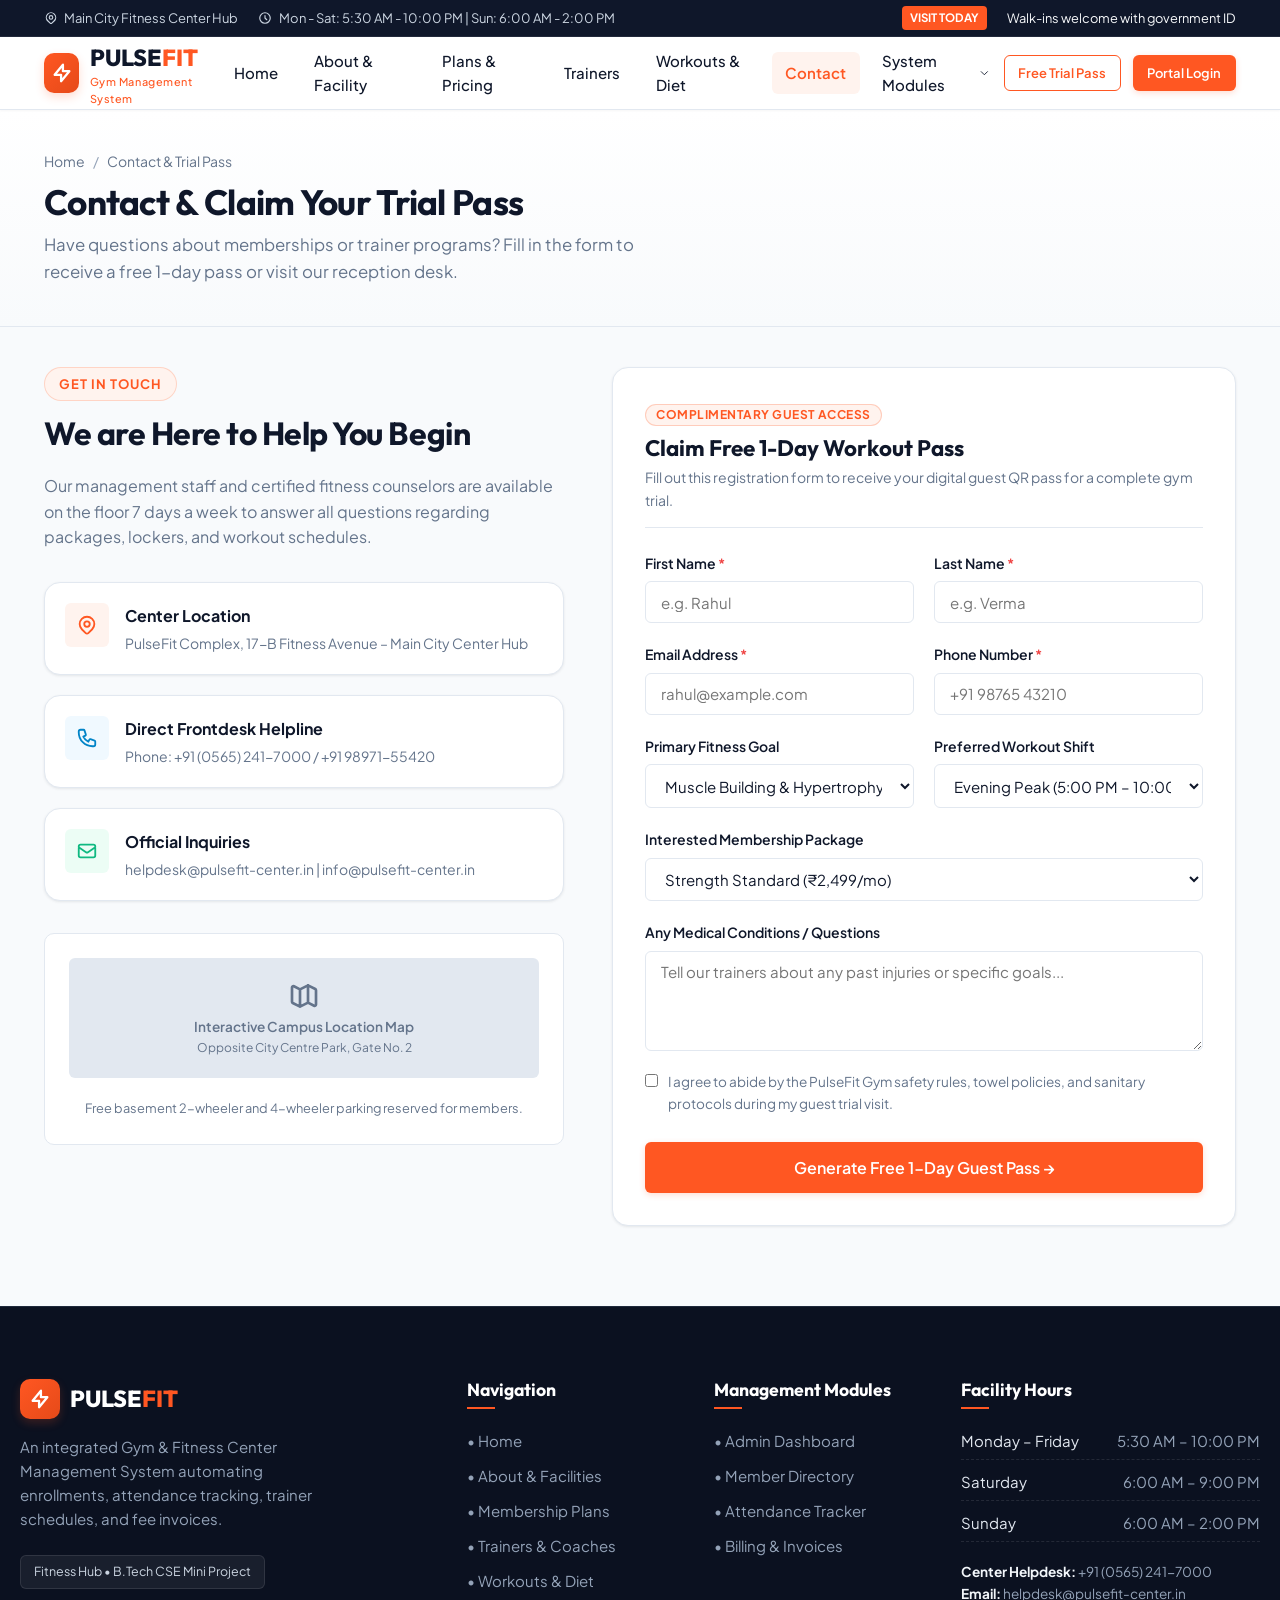
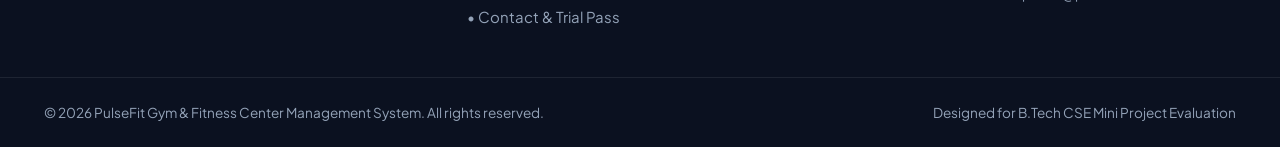
<file: contact.html>
<!DOCTYPE html>
<html lang="en">
<head>
  <meta charset="UTF-8">
  <meta name="viewport" content="width=device-width, initial-scale=1.0">
  <title>Contact &amp; Free Trial Pass | PulseFit Gym</title>
  <meta name="description" content="Get in touch with PulseFit Gym. Claim a free 1-day trial workout pass, check operating hours, or speak to a fitness counselor.">
  <link rel="stylesheet" href="css/style.css">
  <link rel="stylesheet" href="css/components.css">
</head>
<body>

  <!-- Top Announcement Bar -->
  <div class="header-topbar">
    <div class="container topbar-content">
      <div class="topbar-left">
        <span class="topbar-item">
          <svg width="14" height="14" fill="none" stroke="currentColor" viewBox="0 0 24 24"><path stroke-linecap="round" stroke-linejoin="round" stroke-width="2" d="M17.657 16.657L13.414 20.9a1.998 1.998 0 01-2.827 0l-4.244-4.243a8 8 0 1111.314 0z"/><path stroke-linecap="round" stroke-linejoin="round" stroke-width="2" d="M15 11a3 3 0 11-6 0 3 3 0 016 0z"/></svg>
          Main City Fitness Center Hub
        </span>
        <span class="topbar-item">
          <svg width="14" height="14" fill="none" stroke="currentColor" viewBox="0 0 24 24"><path stroke-linecap="round" stroke-linejoin="round" stroke-width="2" d="M12 8v4l3 3m6-3a9 9 0 11-18 0 9 9 0 0118 0z"/></svg>
          Mon - Sat: 5:30 AM - 10:00 PM | Sun: 6:00 AM - 2:00 PM
        </span>
      </div>
      <div class="topbar-right">
        <span class="topbar-badge">VISIT TODAY</span>
        <span style="color: #f8fafc; font-size: 0.8rem;">Walk-ins welcome with government ID</span>
      </div>
    </div>
  </div>

  <!-- Main Common Header & Navbar -->
  <header class="site-header">
    <div class="container">
      <div class="navbar">
        <a href="index.html" class="brand-logo">
          <div class="brand-icon">
            <svg width="22" height="22" fill="none" stroke="currentColor" viewBox="0 0 24 24"><path stroke-linecap="round" stroke-linejoin="round" stroke-width="2.5" d="M13 10V3L4 14h7v7l9-11h-7z"/></svg>
          </div>
          <div class="brand-text">
            PULSE<span>FIT</span>
            <span class="brand-sub">Gym Management System</span>
          </div>
        </a>

        <!-- Pure CSS Hamburger Toggle -->
        <input type="checkbox" id="nav-toggle" class="nav-toggle-input">
        <label for="nav-toggle" class="nav-toggle-label" aria-label="Toggle navigation">
          <span class="hamburger-icon"></span>
        </label>

        <!-- Navigation Menu -->
        <nav class="nav-menu">
          <a href="index.html" class="nav-link">Home</a>
          <a href="about.html" class="nav-link">About &amp; Facility</a>
          <a href="memberships.html" class="nav-link">Plans &amp; Pricing</a>
          <a href="trainers.html" class="nav-link">Trainers</a>
          <a href="workouts.html" class="nav-link">Workouts &amp; Diet</a>
          <a href="contact.html" class="nav-link active">Contact</a>

          <!-- System Portals Dropdown -->
          <div class="nav-dropdown">
            <span class="nav-link dropdown-toggle">
              System Modules
              <svg width="14" height="14" fill="none" stroke="currentColor" viewBox="0 0 24 24"><path stroke-linecap="round" stroke-linejoin="round" stroke-width="2" d="M19 9l-7 7-7-7"/></svg>
            </span>
            <div class="dropdown-menu">
              <div class="dropdown-header">Staff &amp; Admin Tools</div>
              <a href="admin-dashboard.html" class="dropdown-item">
                <svg width="16" height="16" fill="none" stroke="currentColor" viewBox="0 0 24 24"><path stroke-linecap="round" stroke-linejoin="round" stroke-width="2" d="M4 6a2 2 0 012-2h2a2 2 0 012 2v2a2 2 0 01-2 2H6a2 2 0 01-2-2V6zM14 6a2 2 0 012-2h2a2 2 0 012 2v2a2 2 0 01-2 2h-2a2 2 0 01-2-2V6zM4 16a2 2 0 012-2h2a2 2 0 012 2v2a2 2 0 01-2 2H6a2 2 0 01-2-2v-2zM14 16a2 2 0 012-2h2a2 2 0 012 2v2a2 2 0 01-2 2h-2a2 2 0 01-2-2v-2z"/></svg>
                Admin Dashboard
              </a>
              <a href="members-list.html" class="dropdown-item">
                <svg width="16" height="16" fill="none" stroke="currentColor" viewBox="0 0 24 24"><path stroke-linecap="round" stroke-linejoin="round" stroke-width="2" d="M12 4.354a4 4 0 110 5.292M15 21H3v-1a6 6 0 0112 0v1zm0 0h6v-1a6 6 0 00-9-5.197M13 7a4 4 0 11-8 0 4 4 0 018 0z"/></svg>
                Member Directory
              </a>
              <a href="attendance.html" class="dropdown-item">
                <svg width="16" height="16" fill="none" stroke="currentColor" viewBox="0 0 24 24"><path stroke-linecap="round" stroke-linejoin="round" stroke-width="2" d="M9 5H7a2 2 0 00-2 2v12a2 2 0 002 2h10a2 2 0 002-2V7a2 2 0 00-2-2h-2M9 5a2 2 0 002 2h2a2 2 0 002-2M9 5a2 2 0 012-2h2a2 2 0 012 2m-6 9l2 2 4-4"/></svg>
                Attendance Tracker
              </a>
              <a href="billing.html" class="dropdown-item">
                <svg width="16" height="16" fill="none" stroke="currentColor" viewBox="0 0 24 24"><path stroke-linecap="round" stroke-linejoin="round" stroke-width="2" d="M9 14l6-6m-5.5.5h.01m4.99 5h.01M19 21V5a2 2 0 00-2-2H7a2 2 0 00-2 2v16l3.5-2 3.5 2 3.5-2 3.5 2z"/></svg>
                Billing &amp; Invoices
              </a>
            </div>
          </div>
        </nav>

        <div class="header-actions">
          <a href="contact.html" class="btn btn-outline-primary btn-sm">Free Trial Pass</a>
          <a href="admin-dashboard.html" class="btn btn-primary btn-sm">Portal Login</a>
        </div>
      </div>
    </div>
  </header>

  <!-- Page Banner -->
  <section class="page-banner">
    <div class="container">
      <div class="banner-content">
        <nav class="breadcrumb">
          <a href="index.html">Home</a>
          <span class="breadcrumb-separator">/</span>
          <span>Contact &amp; Trial Pass</span>
        </nav>
        <h1 class="banner-title">Contact &amp; Claim Your Trial Pass</h1>
        <p class="banner-desc">
          Have questions about memberships or trainer programs? Fill in the form to receive a free 1-day pass or visit our reception desk.
        </p>
      </div>
    </div>
  </section>

  <!-- Main Content Area -->
  <main class="page-wrapper">
    <div class="container" style="margin-bottom: 5rem;">
      
      <div style="display: grid; grid-template-columns: 1fr 1.2fr; gap: 3rem; align-items: flex-start;">
        
        <!-- Left: Contact Details & Center Info -->
        <div>
          <span class="section-badge">Get In Touch</span>
          <h2 style="font-size: 2rem; margin-bottom: 1.25rem; color: var(--secondary);">We are Here to Help You Begin</h2>
          <p style="margin-bottom: 2rem; color: var(--text-muted);">
            Our management staff and certified fitness counselors are available on the floor 7 days a week to answer all questions regarding packages, lockers, and workout schedules.
          </p>

          <!-- Contact Cards Grid -->
          <div style="display: flex; flex-direction: column; gap: 1.25rem; margin-bottom: 2rem;">
            
            <div class="card" style="padding: 1.25rem; display: flex; align-items: flex-start; gap: 1rem;">
              <div style="width: 44px; height: 44px; border-radius: var(--radius-sm); background: var(--primary-light); color: var(--primary); display: flex; align-items: center; justify-content: center; flex-shrink: 0;">
                <svg width="22" height="22" fill="none" stroke="currentColor" viewBox="0 0 24 24"><path stroke-linecap="round" stroke-linejoin="round" stroke-width="2" d="M17.657 16.657L13.414 20.9a1.998 1.998 0 01-2.827 0l-4.244-4.243a8 8 0 1111.314 0z"/><path stroke-linecap="round" stroke-linejoin="round" stroke-width="2" d="M15 11a3 3 0 11-6 0 3 3 0 016 0z"/></svg>
              </div>
              <div>
                <strong style="display: block; color: var(--secondary); font-size: 1rem;">Center Location</strong>
                <p style="font-size: 0.875rem; color: var(--text-muted); margin-top: 0.2rem;">
                  PulseFit Complex, 17-B Fitness Avenue &ndash; Main City Center Hub
                </p>
              </div>
            </div>

            <div class="card" style="padding: 1.25rem; display: flex; align-items: flex-start; gap: 1rem;">
              <div style="width: 44px; height: 44px; border-radius: var(--radius-sm); background: var(--accent-light); color: var(--accent); display: flex; align-items: center; justify-content: center; flex-shrink: 0;">
                <svg width="22" height="22" fill="none" stroke="currentColor" viewBox="0 0 24 24"><path stroke-linecap="round" stroke-linejoin="round" stroke-width="2" d="M3 5a2 2 0 012-2h3.28a1 1 0 01.948.684l1.498 4.493a1 1 0 01-.502 1.21l-2.257 1.13a11.042 11.042 0 005.516 5.516l1.13-2.257a1 1 0 011.21-.502l4.493 1.498a1 1 0 01.684.949V19a2 2 0 01-2 2h-1C9.716 21 3 14.284 3 6V5z"/></svg>
              </div>
              <div>
                <strong style="display: block; color: var(--secondary); font-size: 1rem;">Direct Frontdesk Helpline</strong>
                <p style="font-size: 0.875rem; color: var(--text-muted); margin-top: 0.2rem;">
                  Phone: +91 (0565) 241-7000 / +91 98971-55420
                </p>
              </div>
            </div>

            <div class="card" style="padding: 1.25rem; display: flex; align-items: flex-start; gap: 1rem;">
              <div style="width: 44px; height: 44px; border-radius: var(--radius-sm); background: var(--success-light); color: var(--success); display: flex; align-items: center; justify-content: center; flex-shrink: 0;">
                <svg width="22" height="22" fill="none" stroke="currentColor" viewBox="0 0 24 24"><path stroke-linecap="round" stroke-linejoin="round" stroke-width="2" d="M3 8l7.89 5.26a2 2 0 002.22 0L21 8M5 19h14a2 2 0 002-2V7a2 2 0 00-2-2H5a2 2 0 00-2 2v10a2 2 0 002 2z"/></svg>
              </div>
              <div>
                <strong style="display: block; color: var(--secondary); font-size: 1rem;">Official Inquiries</strong>
                <p style="font-size: 0.875rem; color: var(--text-muted); margin-top: 0.2rem;">
                  helpdesk@pulsefit-center.in | info@pulsefit-center.in
                </p>
              </div>
            </div>

          </div>

          <!-- Stylized Map Box Mockup -->
          <div style="background-color: var(--bg-card); border: 1px solid var(--border-color); border-radius: var(--radius-md); padding: 1.5rem; text-align: center;">
            <div style="height: 120px; background: #e2e8f0; border-radius: var(--radius-sm); display: flex; flex-direction: column; align-items: center; justify-content: center; color: var(--text-muted); margin-bottom: 1rem;">
              <svg width="32" height="32" fill="none" stroke="currentColor" viewBox="0 0 24 24" style="margin-bottom: 0.25rem;"><path stroke-linecap="round" stroke-linejoin="round" stroke-width="2" d="M9 20l-5.447-2.724A1 1 0 013 16.382V5.618a1 1 0 011.447-.894L9 7m0 13l6-3m-6 3V7m6 10l4.553 2.276A1 1 0 0021 18.382V7.618a1 1 0 00-.553-.894L15 4m0 13V4m0 0L9 7"/></svg>
              <span style="font-size: 0.85rem; font-weight: 600;">Interactive Campus Location Map</span>
              <span style="font-size: 0.75rem;">Opposite City Centre Park, Gate No. 2</span>
            </div>
            <span style="font-size: 0.8rem; color: var(--text-muted);">Free basement 2-wheeler and 4-wheeler parking reserved for members.</span>
          </div>

        </div>

        <!-- Right: Inquiry & Free Trial Pass Form -->
        <div class="form-card">
          <div style="margin-bottom: 1.5rem; border-bottom: 1px solid var(--border-color); padding-bottom: 1rem;">
            <span class="badge badge-primary" style="margin-bottom: 0.5rem;">Complimentary Guest Access</span>
            <h3 style="font-size: 1.4rem; color: var(--secondary);">Claim Free 1-Day Workout Pass</h3>
            <p style="font-size: 0.875rem; color: var(--text-muted); margin-top: 0.25rem;">
              Fill out this registration form to receive your digital guest QR pass for a complete gym trial.
            </p>
          </div>

          <form action="#" method="get" onsubmit="return false;" class="form-grid">
            
            <div class="form-group">
              <label for="fname" class="form-label form-label-req">First Name</label>
              <input type="text" id="fname" class="form-control" placeholder="e.g. Rahul" required>
            </div>

            <div class="form-group">
              <label for="lname" class="form-label form-label-req">Last Name</label>
              <input type="text" id="lname" class="form-control" placeholder="e.g. Verma" required>
            </div>

            <div class="form-group">
              <label for="email" class="form-label form-label-req">Email Address</label>
              <input type="email" id="email" class="form-control" placeholder="rahul@example.com" required>
            </div>

            <div class="form-group">
              <label for="phone" class="form-label form-label-req">Phone Number</label>
              <input type="tel" id="phone" class="form-control" placeholder="+91 98765 43210" required>
            </div>

            <div class="form-group">
              <label for="goal" class="form-label">Primary Fitness Goal</label>
              <select id="goal" class="form-select">
                <option value="fat-loss">Fat Loss &amp; Lean Toning</option>
                <option value="muscle-building" selected>Muscle Building &amp; Hypertrophy</option>
                <option value="strength">Strength &amp; Powerlifting</option>
                <option value="general-health">Cardiovascular Health &amp; Stamina</option>
                <option value="rehab">Joint Mobility &amp; Rehab</option>
              </select>
            </div>

            <div class="form-group">
              <label for="preferred-shift" class="form-label">Preferred Workout Shift</label>
              <select id="preferred-shift" class="form-select">
                <option value="morning">Morning Shift (5:30 AM &ndash; 11:30 AM)</option>
                <option value="afternoon">Afternoon Slot (12:00 PM &ndash; 4:00 PM)</option>
                <option value="evening" selected>Evening Peak (5:00 PM &ndash; 10:00 PM)</option>
              </select>
            </div>

            <div class="form-group col-span-2">
              <label for="plan-interest" class="form-label">Interested Membership Package</label>
              <select id="plan-interest" class="form-select">
                <option value="trial">Free 1-Day Trial Only</option>
                <option value="cardio">Cardio Starter (&#8377;1,499/mo)</option>
                <option value="strength" selected>Strength Standard (&#8377;2,499/mo)</option>
                <option value="pro">Pro Athlete Tier (&#8377;3,999/mo)</option>
                <option value="annual">Annual VIP Pass (&#8377;24,999/yr)</option>
              </select>
            </div>

            <div class="form-group col-span-2">
              <label for="comments" class="form-label">Any Medical Conditions / Questions</label>
              <textarea id="comments" class="form-control form-textarea" placeholder="Tell our trainers about any past injuries or specific goals..."></textarea>
            </div>

            <div class="form-group col-span-2">
              <label style="display: flex; align-items: flex-start; gap: 0.6rem; font-size: 0.85rem; color: var(--text-muted); cursor: pointer;">
                <input type="checkbox" required style="margin-top: 0.2rem;">
                <span>I agree to abide by the PulseFit Gym safety rules, towel policies, and sanitary protocols during my guest trial visit.</span>
              </label>
            </div>

            <div class="form-group col-span-2" style="margin-top: 0.5rem;">
              <button type="submit" class="btn btn-primary btn-lg" style="width: 100%;">
                Generate Free 1-Day Guest Pass &rarr;
              </button>
            </div>

          </form>
        </div>

      </div>

    </div>
  </main>

  <!-- Common Footer -->
  <footer class="site-footer">
    <div class="container footer-main">
      <div class="footer-grid">
        <div class="footer-brand">
          <div class="brand-logo" style="color: white;">
            <div class="brand-icon">
              <svg width="22" height="22" fill="none" stroke="currentColor" viewBox="0 0 24 24"><path stroke-linecap="round" stroke-linejoin="round" stroke-width="2.5" d="M13 10V3L4 14h7v7l9-11h-7z"/></svg>
            </div>
            <div class="brand-text" style="color: white;">PULSE<span style="color: var(--primary);">FIT</span></div>
          </div>
          <p>An integrated Gym &amp; Fitness Center Management System automating enrollments, attendance tracking, trainer schedules, and fee invoices.</p>
          <div class="academic-badge">Fitness Hub &bull; B.Tech CSE Mini Project</div>
        </div>

        <div>
          <h4 class="footer-title">Navigation</h4>
          <ul class="footer-links">
            <li><a href="index.html">&bull; Home</a></li>
            <li><a href="about.html">&bull; About &amp; Facilities</a></li>
            <li><a href="memberships.html">&bull; Membership Plans</a></li>
            <li><a href="trainers.html">&bull; Trainers &amp; Coaches</a></li>
            <li><a href="workouts.html">&bull; Workouts &amp; Diet</a></li>
            <li><a href="contact.html">&bull; Contact &amp; Trial Pass</a></li>
          </ul>
        </div>

        <div>
          <h4 class="footer-title">Management Modules</h4>
          <ul class="footer-links">
            <li><a href="admin-dashboard.html">&bull; Admin Dashboard</a></li>
            <li><a href="members-list.html">&bull; Member Directory</a></li>
            <li><a href="attendance.html">&bull; Attendance Tracker</a></li>
            <li><a href="billing.html">&bull; Billing &amp; Invoices</a></li>
          </ul>
        </div>

        <div>
          <h4 class="footer-title">Facility Hours</h4>
          <div class="footer-hours-list">
            <div class="footer-hours-item">
              <span>Monday &ndash; Friday</span>
              <span>5:30 AM &ndash; 10:00 PM</span>
            </div>
            <div class="footer-hours-item">
              <span>Saturday</span>
              <span>6:00 AM &ndash; 9:00 PM</span>
            </div>
            <div class="footer-hours-item">
              <span>Sunday</span>
              <span>6:00 AM &ndash; 2:00 PM</span>
            </div>
          </div>
          <p style="margin-top: 1.2rem; font-size: 0.85rem; color: #94a3b8;">
            <strong style="color: #f1f5f9;">Center Helpdesk:</strong> +91 (0565) 241-7000<br>
            <strong style="color: #f1f5f9;">Email:</strong> helpdesk@pulsefit-center.in
          </p>
        </div>
      </div>
    </div>

    <div class="footer-bottom">
      <div class="container footer-bottom-content">
        <div>&copy; 2026 PulseFit Gym &amp; Fitness Center Management System. All rights reserved.</div>
        <div>Designed for B.Tech CSE Mini Project Evaluation</div>
      </div>
    </div>
  </footer>

</body>
</html>
</file>
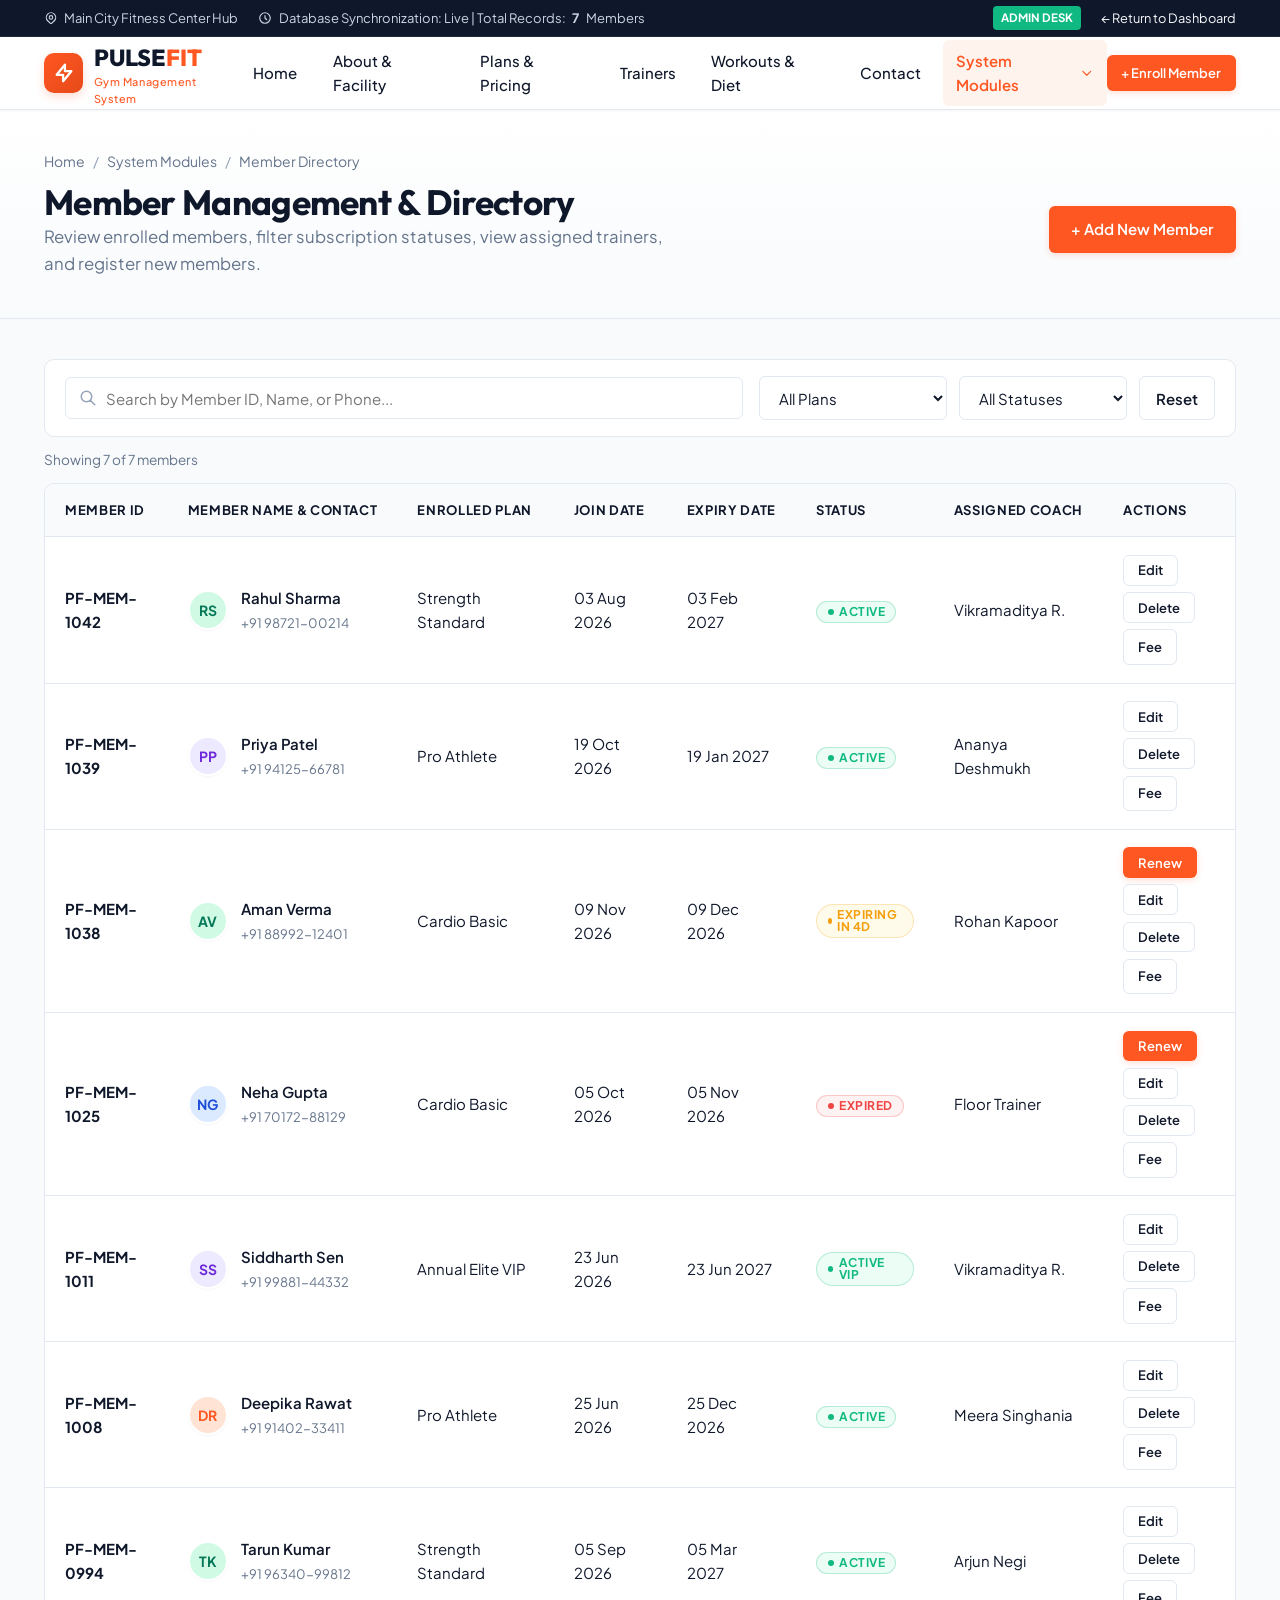
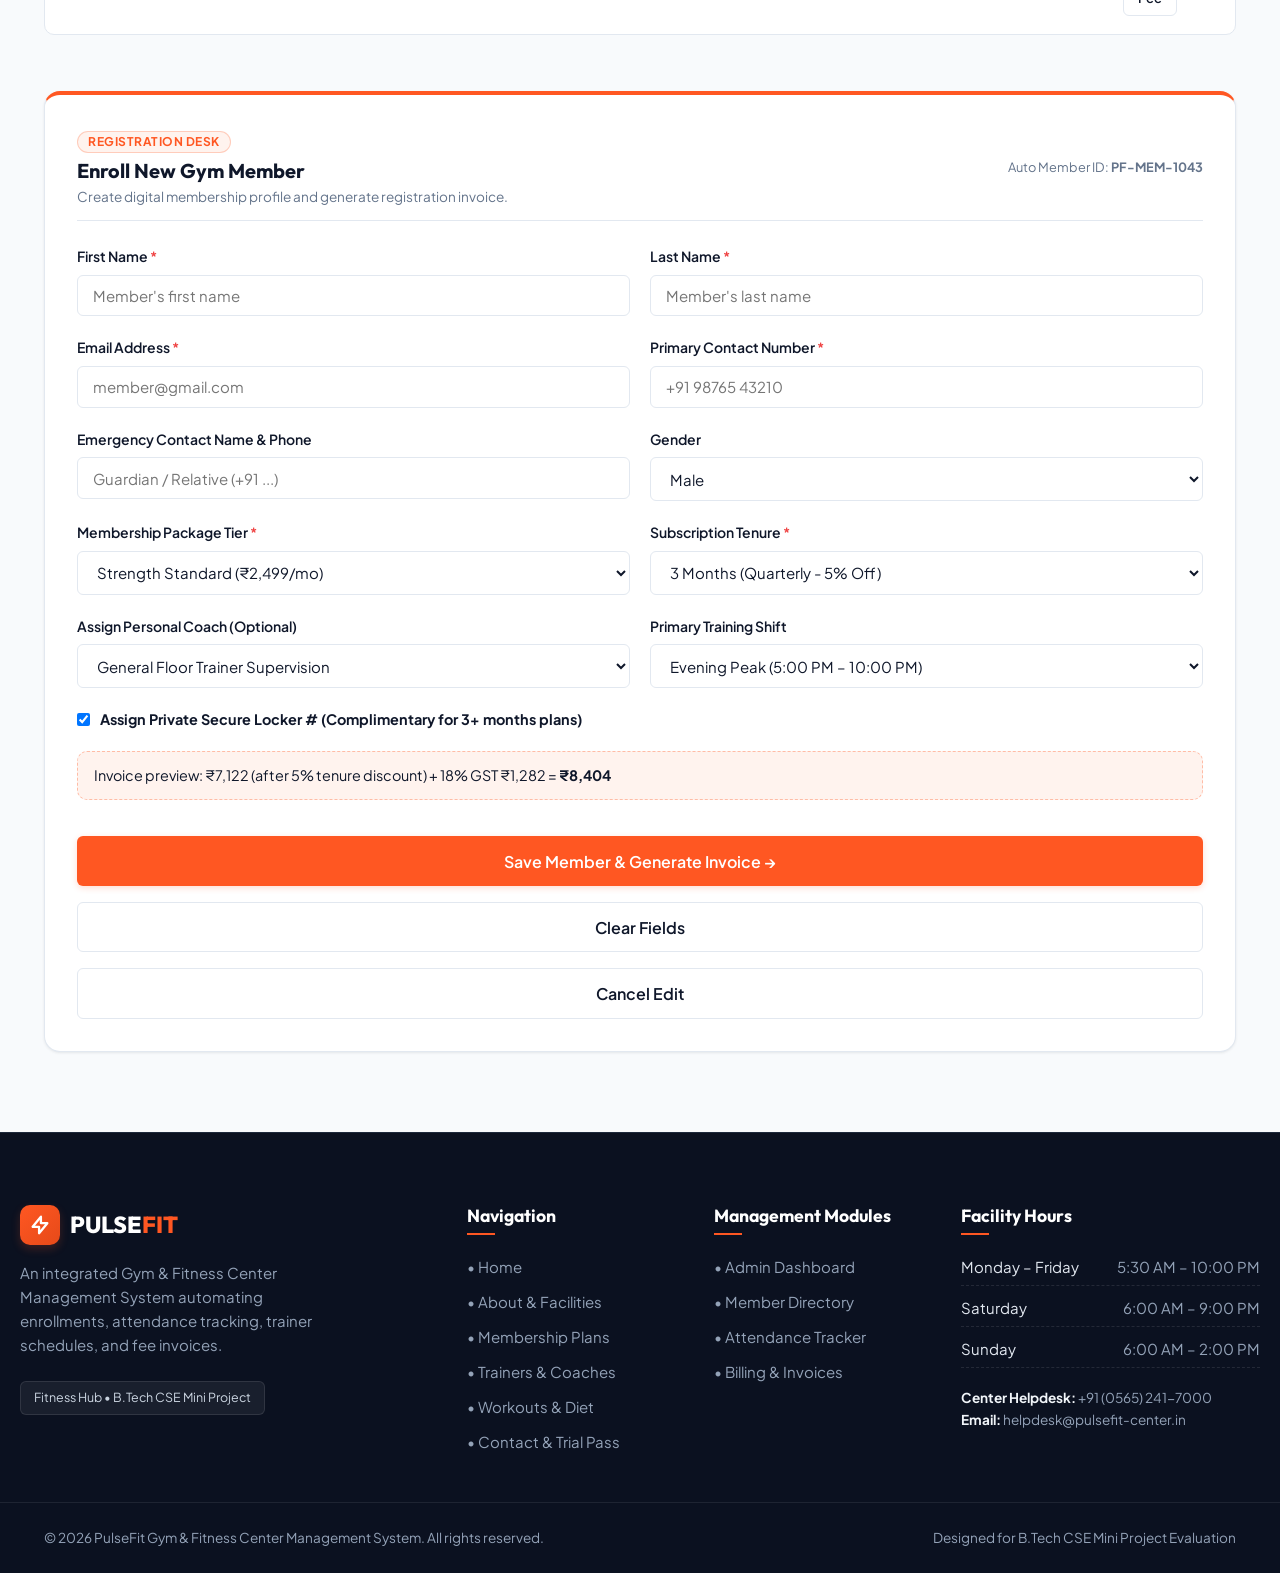
<file: members-list.html>
<!DOCTYPE html>
<html lang="en">
<head>
  <meta charset="UTF-8">
  <meta name="viewport" content="width=device-width, initial-scale=1.0">
  <title>Member Directory &amp; Management | PulseFit Gym</title>
  <meta name="description" content="Centralized member database: search enrollments, track plan expirations, view assigned coaches, and register new gym members.">
  <link rel="stylesheet" href="css/style.css">
  <link rel="stylesheet" href="css/components.css">
  <link rel="stylesheet" href="css/members.css">
</head>
<body>

  <!-- Top Announcement Bar -->
  <div class="header-topbar">
    <div class="container topbar-content">
      <div class="topbar-left">
        <span class="topbar-item">
          <svg width="14" height="14" fill="none" stroke="currentColor" viewBox="0 0 24 24"><path stroke-linecap="round" stroke-linejoin="round" stroke-width="2" d="M17.657 16.657L13.414 20.9a1.998 1.998 0 01-2.827 0l-4.244-4.243a8 8 0 1111.314 0z"/><path stroke-linecap="round" stroke-linejoin="round" stroke-width="2" d="M15 11a3 3 0 11-6 0 3 3 0 016 0z"/></svg>
          Main City Fitness Center Hub
        </span>
        <span class="topbar-item">
          <svg width="14" height="14" fill="none" stroke="currentColor" viewBox="0 0 24 24"><path stroke-linecap="round" stroke-linejoin="round" stroke-width="2" d="M12 8v4l3 3m6-3a9 9 0 11-18 0 9 9 0 0118 0z"/></svg>
          Database Synchronization: Live | Total Records: <strong id="total-records">0</strong> Members
        </span>
      </div>
      <div class="topbar-right">
        <span class="topbar-badge" style="background-color: var(--success);">ADMIN DESK</span>
        <a href="admin-dashboard.html" style="color: #f8fafc; font-size: 0.8rem;">&larr; Return to Dashboard</a>
      </div>
    </div>
  </div>

  <!-- Main Common Header & Navbar -->
  <header class="site-header">
    <div class="container">
      <div class="navbar">
        <a href="index.html" class="brand-logo">
          <div class="brand-icon">
            <svg width="22" height="22" fill="none" stroke="currentColor" viewBox="0 0 24 24"><path stroke-linecap="round" stroke-linejoin="round" stroke-width="2.5" d="M13 10V3L4 14h7v7l9-11h-7z"/></svg>
          </div>
          <div class="brand-text">
            PULSE<span>FIT</span>
            <span class="brand-sub">Gym Management System</span>
          </div>
        </a>

        <!-- Pure CSS Hamburger Toggle -->
        <input type="checkbox" id="nav-toggle" class="nav-toggle-input">
        <label for="nav-toggle" class="nav-toggle-label" aria-label="Toggle navigation">
          <span class="hamburger-icon"></span>
        </label>

        <!-- Navigation Menu -->
        <nav class="nav-menu">
          <a href="index.html" class="nav-link">Home</a>
          <a href="about.html" class="nav-link">About &amp; Facility</a>
          <a href="memberships.html" class="nav-link">Plans &amp; Pricing</a>
          <a href="trainers.html" class="nav-link">Trainers</a>
          <a href="workouts.html" class="nav-link">Workouts &amp; Diet</a>
          <a href="contact.html" class="nav-link">Contact</a>

          <!-- System Portals Dropdown -->
          <div class="nav-dropdown">
            <span class="nav-link dropdown-toggle active">
              System Modules
              <svg width="14" height="14" fill="none" stroke="currentColor" viewBox="0 0 24 24"><path stroke-linecap="round" stroke-linejoin="round" stroke-width="2" d="M19 9l-7 7-7-7"/></svg>
            </span>
            <div class="dropdown-menu">
              <div class="dropdown-header">Staff &amp; Admin Tools</div>
              <a href="admin-dashboard.html" class="dropdown-item">
                <svg width="16" height="16" fill="none" stroke="currentColor" viewBox="0 0 24 24"><path stroke-linecap="round" stroke-linejoin="round" stroke-width="2" d="M4 6a2 2 0 012-2h2a2 2 0 012 2v2a2 2 0 01-2 2H6a2 2 0 01-2-2V6zM14 6a2 2 0 012-2h2a2 2 0 012 2v2a2 2 0 01-2 2h-2a2 2 0 01-2-2V6zM4 16a2 2 0 012-2h2a2 2 0 012 2v2a2 2 0 01-2 2H6a2 2 0 01-2-2v-2zM14 16a2 2 0 012-2h2a2 2 0 012 2v2a2 2 0 01-2 2h-2a2 2 0 01-2-2v-2z"/></svg>
                Admin Dashboard
              </a>
              <a href="members-list.html" class="dropdown-item active">
                <svg width="16" height="16" fill="none" stroke="currentColor" viewBox="0 0 24 24"><path stroke-linecap="round" stroke-linejoin="round" stroke-width="2" d="M12 4.354a4 4 0 110 5.292M15 21H3v-1a6 6 0 0112 0v1zm0 0h6v-1a6 6 0 00-9-5.197M13 7a4 4 0 11-8 0 4 4 0 018 0z"/></svg>
                Member Directory
              </a>
              <a href="attendance.html" class="dropdown-item">
                <svg width="16" height="16" fill="none" stroke="currentColor" viewBox="0 0 24 24"><path stroke-linecap="round" stroke-linejoin="round" stroke-width="2" d="M9 5H7a2 2 0 00-2 2v12a2 2 0 002 2h10a2 2 0 002-2V7a2 2 0 00-2-2h-2M9 5a2 2 0 002 2h2a2 2 0 002-2M9 5a2 2 0 012-2h2a2 2 0 012 2m-6 9l2 2 4-4"/></svg>
                Attendance Tracker
              </a>
              <a href="billing.html" class="dropdown-item">
                <svg width="16" height="16" fill="none" stroke="currentColor" viewBox="0 0 24 24"><path stroke-linecap="round" stroke-linejoin="round" stroke-width="2" d="M9 14l6-6m-5.5.5h.01m4.99 5h.01M19 21V5a2 2 0 00-2-2H7a2 2 0 00-2 2v16l3.5-2 3.5 2 3.5-2 3.5 2z"/></svg>
                Billing &amp; Invoices
              </a>
            </div>
          </div>
        </nav>

        <div class="header-actions">
          <a href="#add-member" class="btn btn-primary btn-sm">+ Enroll Member</a>
        </div>
      </div>
    </div>
  </header>

  <!-- Page Banner -->
  <section class="page-banner">
    <div class="container">
      <div class="banner-content">
        <nav class="breadcrumb">
          <a href="index.html">Home</a>
          <span class="breadcrumb-separator">/</span>
          <a href="admin-dashboard.html">System Modules</a>
          <span class="breadcrumb-separator">/</span>
          <span>Member Directory</span>
        </nav>
        <div style="display: flex; justify-content: space-between; align-items: center; flex-wrap: wrap; gap: 1rem;">
          <div>
            <h1 class="banner-title">Member Management &amp; Directory</h1>
            <p class="banner-desc">Review enrolled members, filter subscription statuses, view assigned trainers, and register new members.</p>
          </div>
          <a href="#add-member" class="btn btn-primary">+ Add New Member</a>
        </div>
      </div>
    </div>
  </section>

  <!-- Main Content -->
  <main class="page-wrapper">
    <div class="container" style="margin-bottom: 5rem;">
      
      <!-- Filter Bar Component -->
      <div class="filter-bar">
        <div class="search-input-wrapper">
          <svg width="18" height="18" fill="none" stroke="currentColor" viewBox="0 0 24 24"><path stroke-linecap="round" stroke-linejoin="round" stroke-width="2" d="M21 21l-6-6m2-5a7 7 0 11-14 0 7 7 0 0114 0z"/></svg>
          <input type="text" id="member-search" class="form-control" placeholder="Search by Member ID, Name, or Phone..." autocomplete="off">
        </div>

        <div style="display: flex; gap: 0.75rem; flex-wrap: wrap;">
          <select id="filter-plan" class="form-select" style="width: auto; min-width: 170px;">
            <option value="all">All Plans</option>
            <option value="cardio">Cardio Starter</option>
            <option value="strength">Strength Standard</option>
            <option value="pro">Pro Athlete</option>
            <option value="annual">Annual VIP</option>
          </select>

          <select id="filter-status" class="form-select" style="width: auto; min-width: 150px;">
            <option value="all">All Statuses</option>
            <option value="active">Active Members</option>
            <option value="expiring">Expiring Soon</option>
            <option value="expired">Expired</option>
          </select>

          <button type="button" id="filter-reset" class="btn btn-outline" style="padding: 0.65rem 1rem;">Reset</button>
        </div>
      </div>

      <p id="result-count" class="result-count" aria-live="polite"></p>

      <!-- Member Records Table (rows are rendered by js/members.js) -->
      <div class="table-responsive" style="margin-bottom: 3.5rem;">
        <table class="data-table">
          <thead>
            <tr>
              <th>Member ID</th>
              <th>Member Name &amp; Contact</th>
              <th>Enrolled Plan</th>
              <th>Join Date</th>
              <th>Expiry Date</th>
              <th>Status</th>
              <th>Assigned Coach</th>
              <th>Actions</th>
            </tr>
          </thead>
          <tbody id="members-tbody"></tbody>
        </table>
      </div>

      <!-- Form Section: Add New Member (Anchor: #add-member) -->
      <div id="add-member" class="form-card" style="border-top: 4px solid var(--primary);">
        <div class="card-header" style="margin-bottom: 1.5rem;">
          <div>
            <span id="form-badge" class="badge badge-primary" style="margin-bottom: 0.35rem;">Registration Desk</span>
            <h3 id="form-title" class="card-title">Enroll New Gym Member</h3>
            <p style="font-size: 0.85rem; color: var(--text-muted); margin-top: 0.2rem;">Create digital membership profile and generate registration invoice.</p>
          </div>
          <span style="font-size: 0.8rem; color: var(--text-muted);"><span id="id-label">Auto Member ID:</span> <strong id="next-id">PF-MEM-1043</strong></span>
        </div>

        <form id="member-form" class="form-grid" novalidate>
          
          <div class="form-group">
            <label for="reg-fname" class="form-label form-label-req">First Name</label>
            <input type="text" id="reg-fname" class="form-control" placeholder="Member's first name" required>
          </div>

          <div class="form-group">
            <label for="reg-lname" class="form-label form-label-req">Last Name</label>
            <input type="text" id="reg-lname" class="form-control" placeholder="Member's last name" required>
          </div>

          <div class="form-group">
            <label for="reg-email" class="form-label form-label-req">Email Address</label>
            <input type="email" id="reg-email" class="form-control" placeholder="member@gmail.com" required>
          </div>

          <div class="form-group">
            <label for="reg-phone" class="form-label form-label-req">Primary Contact Number</label>
            <input type="tel" id="reg-phone" class="form-control" placeholder="+91 98765 43210" required>
          </div>

          <div class="form-group">
            <label for="reg-emergency" class="form-label">Emergency Contact Name &amp; Phone</label>
            <input type="text" id="reg-emergency" class="form-control" placeholder="Guardian / Relative (+91 ...)">
          </div>

          <div class="form-group">
            <label for="reg-gender" class="form-label">Gender</label>
            <select id="reg-gender" class="form-select">
              <option value="male">Male</option>
              <option value="female">Female</option>
              <option value="other">Other</option>
            </select>
          </div>

          <div class="form-group">
            <label for="reg-plan" class="form-label form-label-req">Membership Package Tier</label>
            <select id="reg-plan" class="form-select" required>
              <option value="cardio">Cardio Starter (&#8377;1,499/mo)</option>
              <option value="strength" selected>Strength Standard (&#8377;2,499/mo)</option>
              <option value="pro">Pro Athlete Tier (&#8377;3,999/mo)</option>
              <option value="annual">Annual VIP Pass (&#8377;24,999/yr)</option>
            </select>
          </div>

          <div class="form-group">
            <label for="reg-duration" class="form-label form-label-req">Subscription Tenure</label>
            <select id="reg-duration" class="form-select" required>
              <option value="1">1 Month</option>
              <option value="3" selected>3 Months (Quarterly - 5% Off)</option>
              <option value="6">6 Months (Half Yearly - 10% Off)</option>
              <option value="12">12 Months (Annual - 20% Off)</option>
            </select>
          </div>

          <div class="form-group">
            <label for="reg-coach" class="form-label">Assign Personal Coach (Optional)</label>
            <select id="reg-coach" class="form-select">
              <option value="none">General Floor Trainer Supervision</option>
              <option value="vikram">Vikramaditya Rathore (Strength)</option>
              <option value="ananya">Ananya Deshmukh (CrossFit)</option>
              <option value="rohan">Rohan Kapoor (Calisthenics)</option>
              <option value="meera">Meera Singhania (Nutrition &amp; Yoga)</option>
              <option value="arjun">Arjun Negi (Rehab)</option>
            </select>
          </div>

          <div class="form-group">
            <label for="reg-shift" class="form-label">Primary Training Shift</label>
            <select id="reg-shift" class="form-select">
              <option value="morning">Morning Shift (5:30 AM &ndash; 11:30 AM)</option>
              <option value="evening" selected>Evening Peak (5:00 PM &ndash; 10:00 PM)</option>
              <option value="anytime">All Day Unrestricted</option>
            </select>
          </div>

          <div class="form-group col-span-2">
            <label style="display: flex; align-items: center; gap: 0.6rem; font-size: 0.9rem; color: var(--secondary); cursor: pointer;">
              <input type="checkbox" id="reg-locker" checked>
              <strong>Assign Private Secure Locker # (Complimentary for 3+ months plans)</strong>
            </label>
          </div>

          <div class="form-group col-span-2">
            <div id="price-summary" class="price-summary" aria-live="polite"></div>
          </div>

          <div class="form-group col-span-2" style="margin-top: 1rem; display: flex; gap: 1rem; flex-wrap: wrap;">
            <button type="submit" id="submit-btn" class="btn btn-primary btn-lg">Save Member &amp; Generate Invoice &rarr;</button>
            <button type="reset" class="btn btn-outline btn-lg">Clear Fields</button>
            <button type="button" id="cancel-edit" class="btn btn-outline btn-lg" hidden>Cancel Edit</button>
          </div>

        </form>
      </div>

    </div>
  </main>

  <!-- Common Footer -->
  <footer class="site-footer">
    <div class="container footer-main">
      <div class="footer-grid">
        <div class="footer-brand">
          <div class="brand-logo" style="color: white;">
            <div class="brand-icon">
              <svg width="22" height="22" fill="none" stroke="currentColor" viewBox="0 0 24 24"><path stroke-linecap="round" stroke-linejoin="round" stroke-width="2.5" d="M13 10V3L4 14h7v7l9-11h-7z"/></svg>
            </div>
            <div class="brand-text" style="color: white;">PULSE<span style="color: var(--primary);">FIT</span></div>
          </div>
          <p>An integrated Gym &amp; Fitness Center Management System automating enrollments, attendance tracking, trainer schedules, and fee invoices.</p>
          <div class="academic-badge">Fitness Hub &bull; B.Tech CSE Mini Project</div>
        </div>

        <div>
          <h4 class="footer-title">Navigation</h4>
          <ul class="footer-links">
            <li><a href="index.html">&bull; Home</a></li>
            <li><a href="about.html">&bull; About &amp; Facilities</a></li>
            <li><a href="memberships.html">&bull; Membership Plans</a></li>
            <li><a href="trainers.html">&bull; Trainers &amp; Coaches</a></li>
            <li><a href="workouts.html">&bull; Workouts &amp; Diet</a></li>
            <li><a href="contact.html">&bull; Contact &amp; Trial Pass</a></li>
          </ul>
        </div>

        <div>
          <h4 class="footer-title">Management Modules</h4>
          <ul class="footer-links">
            <li><a href="admin-dashboard.html">&bull; Admin Dashboard</a></li>
            <li><a href="members-list.html">&bull; Member Directory</a></li>
            <li><a href="attendance.html">&bull; Attendance Tracker</a></li>
            <li><a href="billing.html">&bull; Billing &amp; Invoices</a></li>
          </ul>
        </div>

        <div>
          <h4 class="footer-title">Facility Hours</h4>
          <div class="footer-hours-list">
            <div class="footer-hours-item">
              <span>Monday &ndash; Friday</span>
              <span>5:30 AM &ndash; 10:00 PM</span>
            </div>
            <div class="footer-hours-item">
              <span>Saturday</span>
              <span>6:00 AM &ndash; 9:00 PM</span>
            </div>
            <div class="footer-hours-item">
              <span>Sunday</span>
              <span>6:00 AM &ndash; 2:00 PM</span>
            </div>
          </div>
          <p style="margin-top: 1.2rem; font-size: 0.85rem; color: #94a3b8;">
            <strong style="color: #f1f5f9;">Center Helpdesk:</strong> +91 (0565) 241-7000<br>
            <strong style="color: #f1f5f9;">Email:</strong> helpdesk@pulsefit-center.in
          </p>
        </div>
      </div>
    </div>

    <div class="footer-bottom">
      <div class="container footer-bottom-content">
        <div>&copy; 2026 PulseFit Gym &amp; Fitness Center Management System. All rights reserved.</div>
        <div>Designed for B.Tech CSE Mini Project Evaluation</div>
      </div>
    </div>
  </footer>

  <script src="js/member-utils.js"></script>
  <script src="js/members.js"></script>
</body>
</html>
</file>
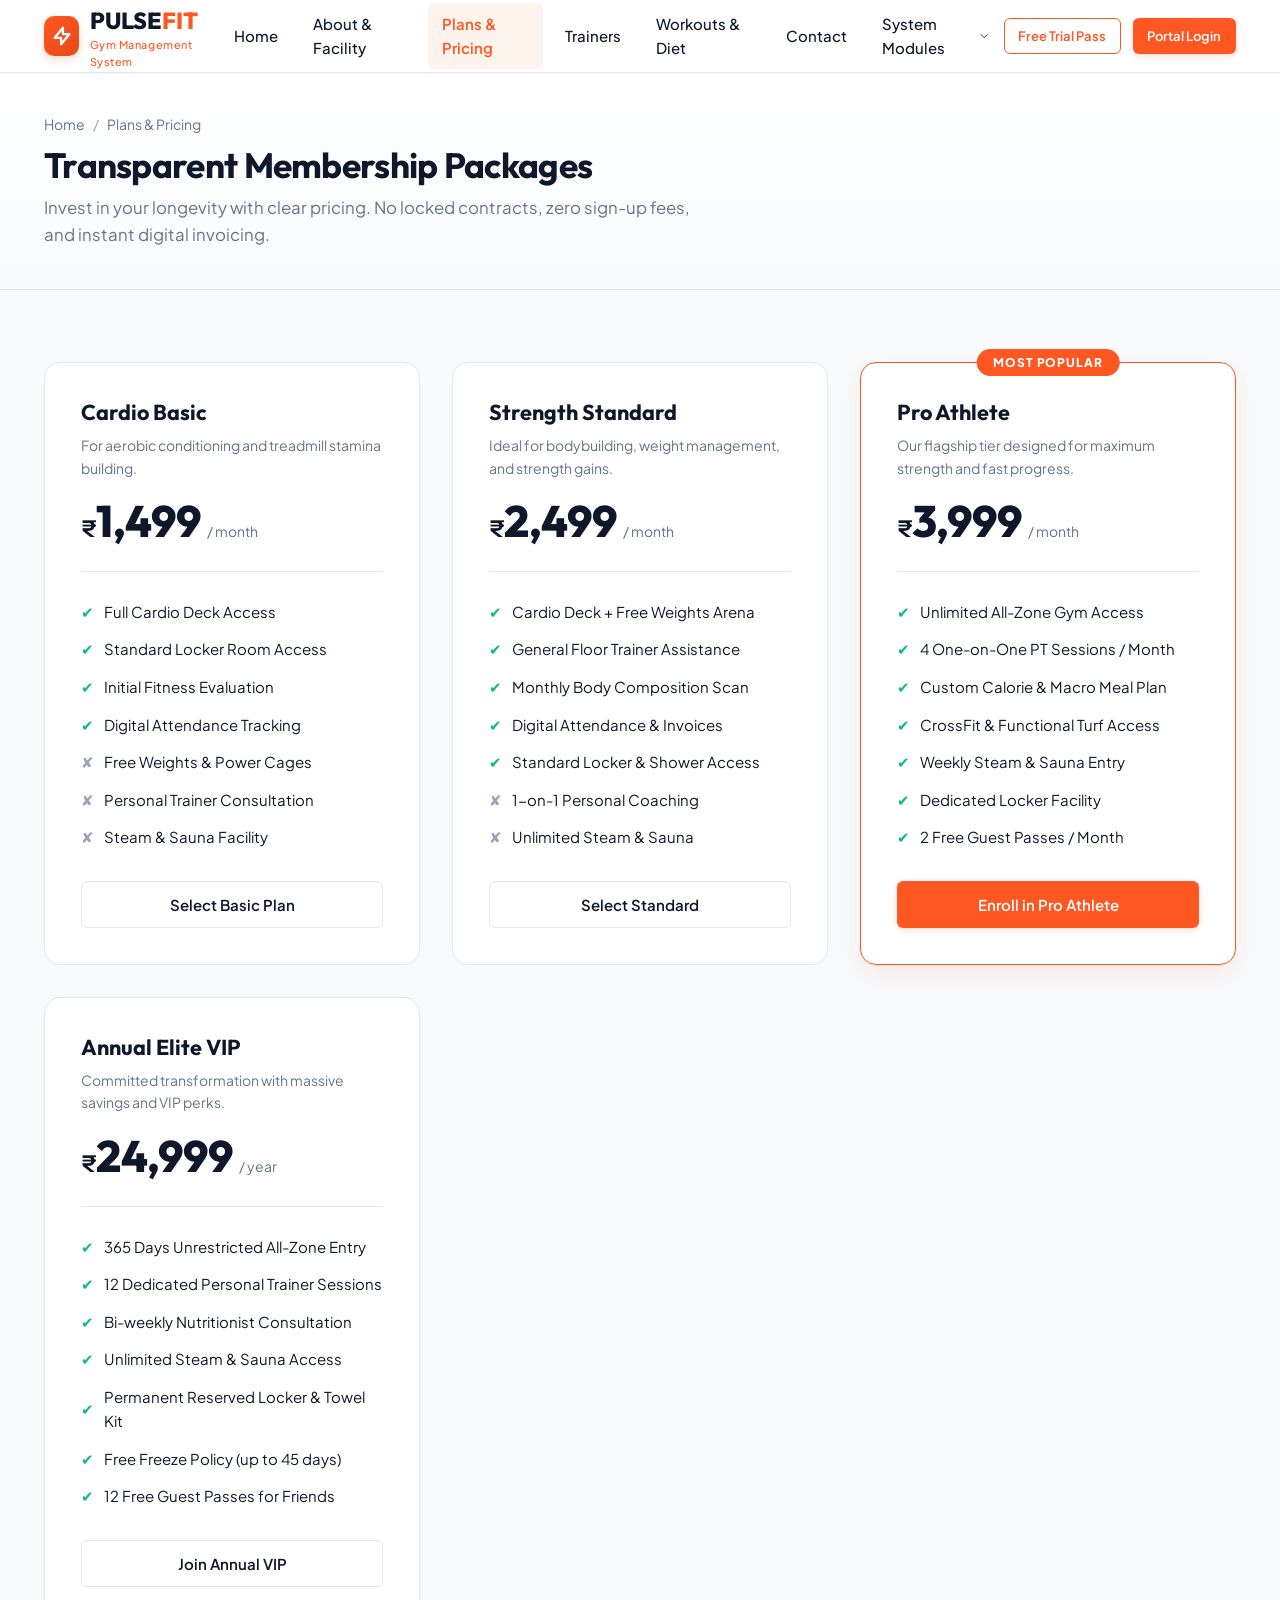
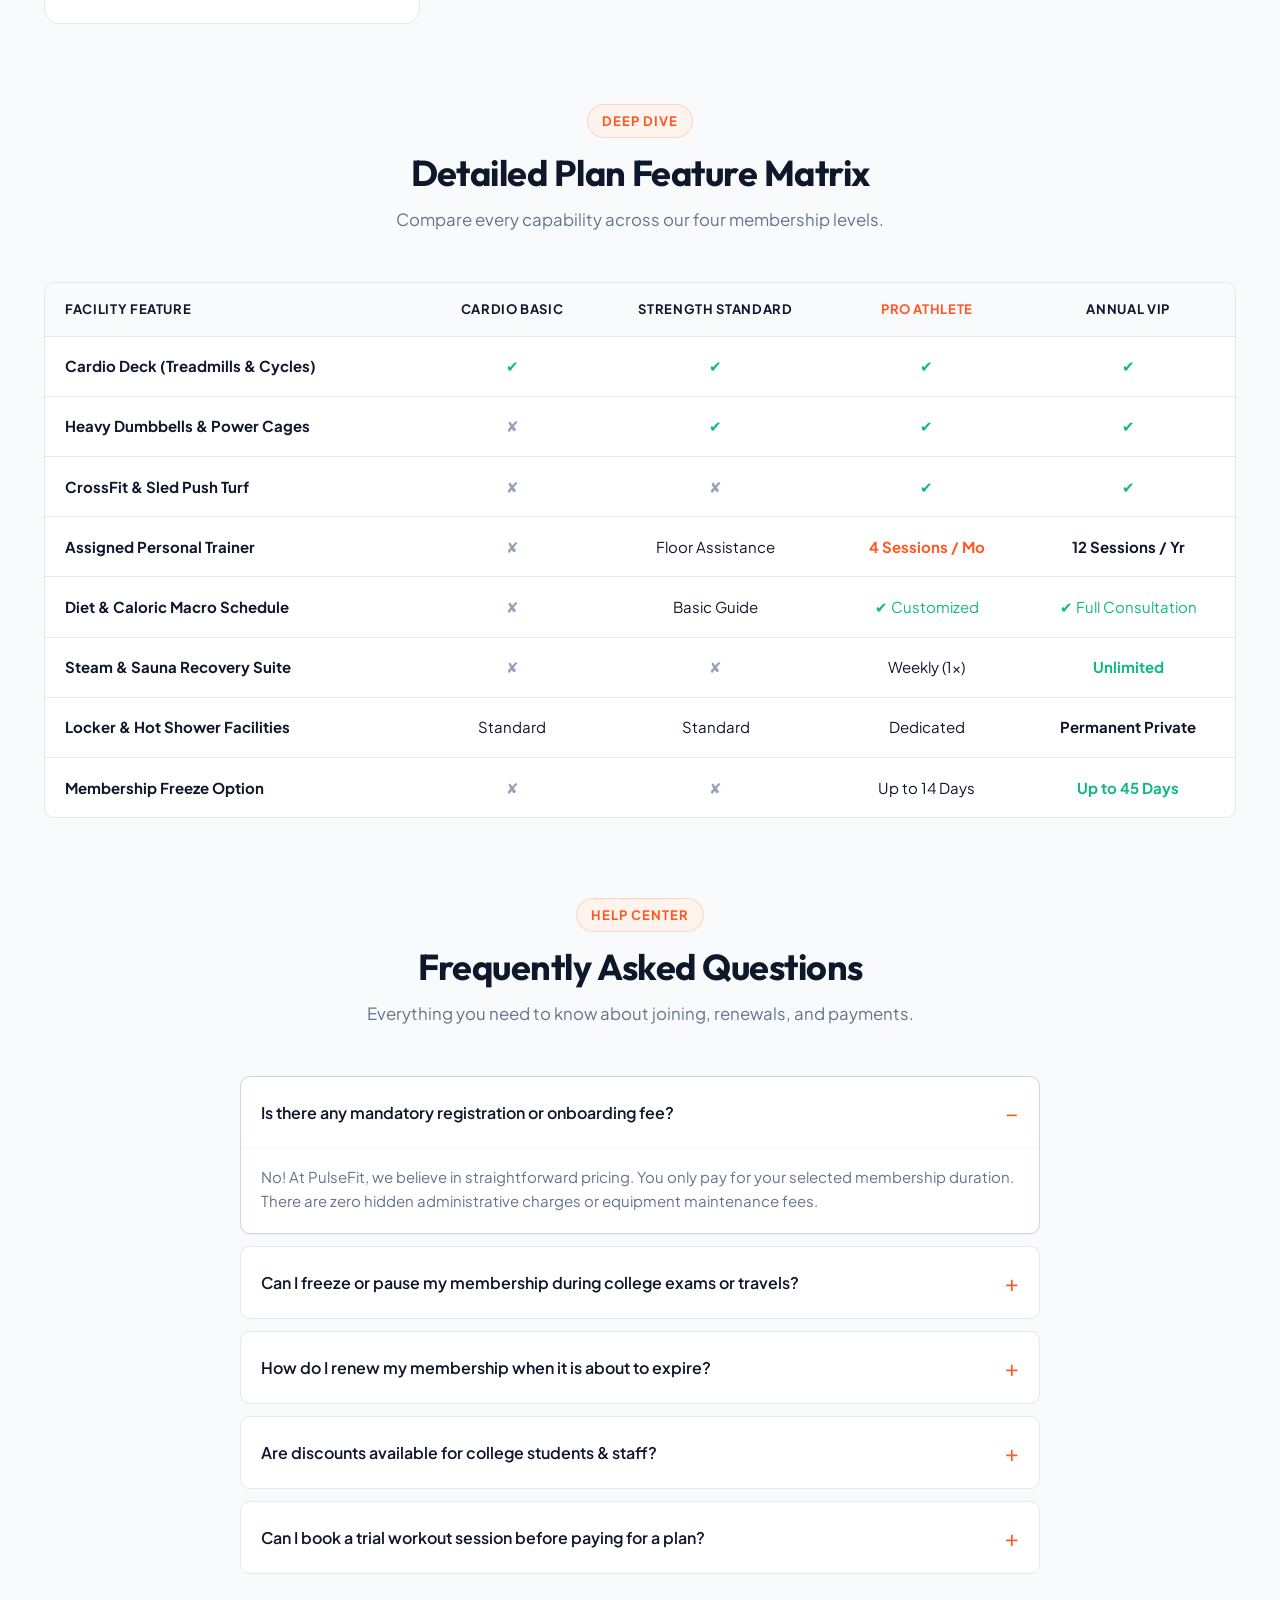
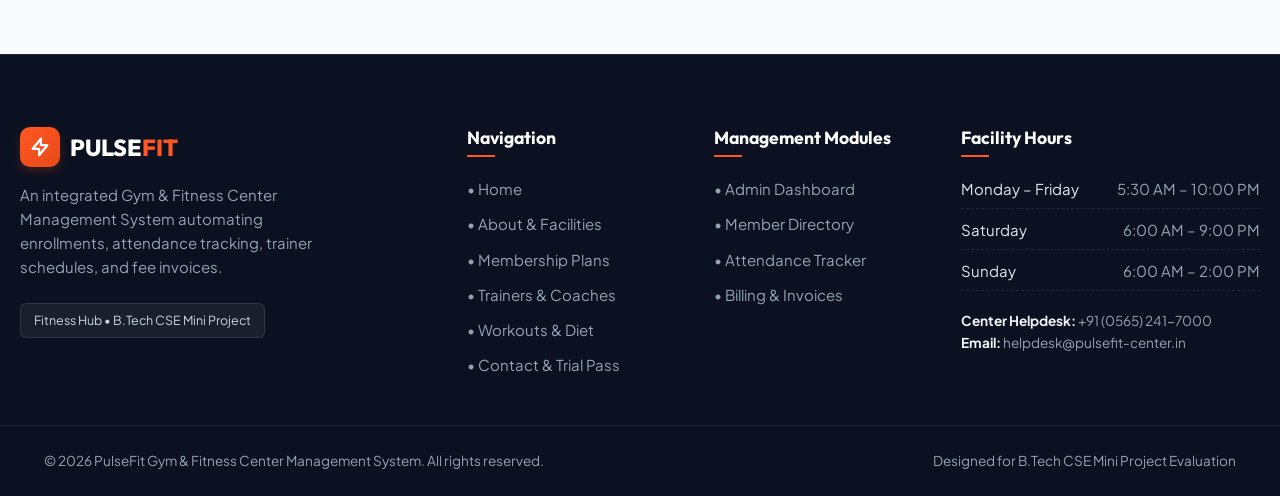
<file: memberships.html>
<!DOCTYPE html>
<html lang="en">
<head>
  <meta charset="UTF-8">
  <meta name="viewport" content="width=device-width, initial-scale=1.0">
  <title>Membership Plans &amp; Pricing | PulseFit Gym</title>
  <meta name="description" content="Explore PulseFit transparent gym membership packages. Choose between monthly, quarterly, and annual tiers with full facility access and trainer support.">
  <link rel="stylesheet" href="css/style.css">
  <link rel="stylesheet" href="css/components.css">
</head>
<body>

  <!-- Main Common Header & Navbar -->
  <header class="site-header">
    <div class="container">
      <div class="navbar">
        <a href="index.html" class="brand-logo">
          <div class="brand-icon">
            <svg width="22" height="22" fill="none" stroke="currentColor" viewBox="0 0 24 24"><path stroke-linecap="round" stroke-linejoin="round" stroke-width="2.5" d="M13 10V3L4 14h7v7l9-11h-7z"/></svg>
          </div>
          <div class="brand-text">
            PULSE<span>FIT</span>
            <span class="brand-sub">Gym Management System</span>
          </div>
        </a>

        <!-- Pure CSS Hamburger Toggle -->
        <input type="checkbox" id="nav-toggle" class="nav-toggle-input">
        <label for="nav-toggle" class="nav-toggle-label" aria-label="Toggle navigation">
          <span class="hamburger-icon"></span>
        </label>

        <!-- Navigation Menu -->
        <nav class="nav-menu">
          <a href="index.html" class="nav-link">Home</a>
          <a href="about.html" class="nav-link">About &amp; Facility</a>
          <a href="memberships.html" class="nav-link active">Plans &amp; Pricing</a>
          <a href="trainers.html" class="nav-link">Trainers</a>
          <a href="workouts.html" class="nav-link">Workouts &amp; Diet</a>
          <a href="contact.html" class="nav-link">Contact</a>

          <!-- System Portals Dropdown -->
          <div class="nav-dropdown">
            <span class="nav-link dropdown-toggle">
              System Modules
              <svg width="14" height="14" fill="none" stroke="currentColor" viewBox="0 0 24 24"><path stroke-linecap="round" stroke-linejoin="round" stroke-width="2" d="M19 9l-7 7-7-7"/></svg>
            </span>
            <div class="dropdown-menu">
              <div class="dropdown-header">Staff &amp; Admin Tools</div>
              <a href="admin-dashboard.html" class="dropdown-item">
                <svg width="16" height="16" fill="none" stroke="currentColor" viewBox="0 0 24 24"><path stroke-linecap="round" stroke-linejoin="round" stroke-width="2" d="M4 6a2 2 0 012-2h2a2 2 0 012 2v2a2 2 0 01-2 2H6a2 2 0 01-2-2V6zM14 6a2 2 0 012-2h2a2 2 0 012 2v2a2 2 0 01-2 2h-2a2 2 0 01-2-2V6zM4 16a2 2 0 012-2h2a2 2 0 012 2v2a2 2 0 01-2 2H6a2 2 0 01-2-2v-2zM14 16a2 2 0 012-2h2a2 2 0 012 2v2a2 2 0 01-2 2h-2a2 2 0 01-2-2v-2z"/></svg>
                Admin Dashboard
              </a>
              <a href="members-list.html" class="dropdown-item">
                <svg width="16" height="16" fill="none" stroke="currentColor" viewBox="0 0 24 24"><path stroke-linecap="round" stroke-linejoin="round" stroke-width="2" d="M12 4.354a4 4 0 110 5.292M15 21H3v-1a6 6 0 0112 0v1zm0 0h6v-1a6 6 0 00-9-5.197M13 7a4 4 0 11-8 0 4 4 0 018 0z"/></svg>
                Member Directory
              </a>
              <a href="attendance.html" class="dropdown-item">
                <svg width="16" height="16" fill="none" stroke="currentColor" viewBox="0 0 24 24"><path stroke-linecap="round" stroke-linejoin="round" stroke-width="2" d="M9 5H7a2 2 0 00-2 2v12a2 2 0 002 2h10a2 2 0 002-2V7a2 2 0 00-2-2h-2M9 5a2 2 0 002 2h2a2 2 0 002-2M9 5a2 2 0 012-2h2a2 2 0 012 2m-6 9l2 2 4-4"/></svg>
                Attendance Tracker
              </a>
              <a href="billing.html" class="dropdown-item">
                <svg width="16" height="16" fill="none" stroke="currentColor" viewBox="0 0 24 24"><path stroke-linecap="round" stroke-linejoin="round" stroke-width="2" d="M9 14l6-6m-5.5.5h.01m4.99 5h.01M19 21V5a2 2 0 00-2-2H7a2 2 0 00-2 2v16l3.5-2 3.5 2 3.5-2 3.5 2z"/></svg>
                Billing &amp; Invoices
              </a>
            </div>
          </div>
        </nav>

        <div class="header-actions">
          <a href="contact.html" class="btn btn-outline-primary btn-sm">Free Trial Pass</a>
          <a href="admin-dashboard.html" class="btn btn-primary btn-sm">Portal Login</a>
        </div>
      </div>
    </div>
  </header>

  <!-- Page Banner -->
  <section class="page-banner">
    <div class="container">
      <div class="banner-content">
        <nav class="breadcrumb">
          <a href="index.html">Home</a>
          <span class="breadcrumb-separator">/</span>
          <span>Plans &amp; Pricing</span>
        </nav>
        <h1 class="banner-title">Transparent Membership Packages</h1>
        <p class="banner-desc">
          Invest in your longevity with clear pricing. No locked contracts, zero sign-up fees, and instant digital invoicing.
        </p>
      </div>
    </div>
  </section>

  <!-- Main Pricing Cards Section -->
  <main class="page-wrapper">
    <div class="container">
      
      <div class="pricing-grid">
        
        <!-- Tier 1: Cardio Basic -->
        <div class="pricing-card">
          <h3 class="plan-name">Cardio Basic</h3>
          <p class="plan-desc">For aerobic conditioning and treadmill stamina building.</p>
          <div class="plan-price-wrapper">
            <span class="plan-currency">&#8377;</span>
            <span class="plan-price">1,499</span>
            <span class="plan-period">/ month</span>
          </div>
          <div class="plan-features">
            <div class="feature-item"><span class="feature-icon-check">&#10004;</span> Full Cardio Deck Access</div>
            <div class="feature-item"><span class="feature-icon-check">&#10004;</span> Standard Locker Room Access</div>
            <div class="feature-item"><span class="feature-icon-check">&#10004;</span> Initial Fitness Evaluation</div>
            <div class="feature-item"><span class="feature-icon-check">&#10004;</span> Digital Attendance Tracking</div>
            <div class="feature-item"><span class="feature-icon-cross">&#10008;</span> Free Weights &amp; Power Cages</div>
            <div class="feature-item"><span class="feature-icon-cross">&#10008;</span> Personal Trainer Consultation</div>
            <div class="feature-item"><span class="feature-icon-cross">&#10008;</span> Steam &amp; Sauna Facility</div>
          </div>
          <a href="contact.html" class="btn btn-outline">Select Basic Plan</a>
        </div>

        <!-- Tier 2: Strength Standard -->
        <div class="pricing-card">
          <h3 class="plan-name">Strength Standard</h3>
          <p class="plan-desc">Ideal for bodybuilding, weight management, and strength gains.</p>
          <div class="plan-price-wrapper">
            <span class="plan-currency">&#8377;</span>
            <span class="plan-price">2,499</span>
            <span class="plan-period">/ month</span>
          </div>
          <div class="plan-features">
            <div class="feature-item"><span class="feature-icon-check">&#10004;</span> Cardio Deck + Free Weights Arena</div>
            <div class="feature-item"><span class="feature-icon-check">&#10004;</span> General Floor Trainer Assistance</div>
            <div class="feature-item"><span class="feature-icon-check">&#10004;</span> Monthly Body Composition Scan</div>
            <div class="feature-item"><span class="feature-icon-check">&#10004;</span> Digital Attendance &amp; Invoices</div>
            <div class="feature-item"><span class="feature-icon-check">&#10004;</span> Standard Locker &amp; Shower Access</div>
            <div class="feature-item"><span class="feature-icon-cross">&#10008;</span> 1-on-1 Personal Coaching</div>
            <div class="feature-item"><span class="feature-icon-cross">&#10008;</span> Unlimited Steam &amp; Sauna</div>
          </div>
          <a href="contact.html" class="btn btn-outline">Select Standard</a>
        </div>

        <!-- Tier 3: Pro Athlete (Featured) -->
        <div class="pricing-card featured">
          <span class="popular-badge">Most Popular</span>
          <h3 class="plan-name">Pro Athlete</h3>
          <p class="plan-desc">Our flagship tier designed for maximum strength and fast progress.</p>
          <div class="plan-price-wrapper">
            <span class="plan-currency">&#8377;</span>
            <span class="plan-price">3,999</span>
            <span class="plan-period">/ month</span>
          </div>
          <div class="plan-features">
            <div class="feature-item"><span class="feature-icon-check">&#10004;</span> Unlimited All-Zone Gym Access</div>
            <div class="feature-item"><span class="feature-icon-check">&#10004;</span> 4 One-on-One PT Sessions / Month</div>
            <div class="feature-item"><span class="feature-icon-check">&#10004;</span> Custom Calorie &amp; Macro Meal Plan</div>
            <div class="feature-item"><span class="feature-icon-check">&#10004;</span> CrossFit &amp; Functional Turf Access</div>
            <div class="feature-item"><span class="feature-icon-check">&#10004;</span> Weekly Steam &amp; Sauna Entry</div>
            <div class="feature-item"><span class="feature-icon-check">&#10004;</span> Dedicated Locker Facility</div>
            <div class="feature-item"><span class="feature-icon-check">&#10004;</span> 2 Free Guest Passes / Month</div>
          </div>
          <a href="contact.html" class="btn btn-primary">Enroll in Pro Athlete</a>
        </div>

        <!-- Tier 4: Annual Elite VIP -->
        <div class="pricing-card">
          <h3 class="plan-name">Annual Elite VIP</h3>
          <p class="plan-desc">Committed transformation with massive savings and VIP perks.</p>
          <div class="plan-price-wrapper">
            <span class="plan-currency">&#8377;</span>
            <span class="plan-price">24,999</span>
            <span class="plan-period">/ year</span>
          </div>
          <div class="plan-features">
            <div class="feature-item"><span class="feature-icon-check">&#10004;</span> 365 Days Unrestricted All-Zone Entry</div>
            <div class="feature-item"><span class="feature-icon-check">&#10004;</span> 12 Dedicated Personal Trainer Sessions</div>
            <div class="feature-item"><span class="feature-icon-check">&#10004;</span> Bi-weekly Nutritionist Consultation</div>
            <div class="feature-item"><span class="feature-icon-check">&#10004;</span> Unlimited Steam &amp; Sauna Access</div>
            <div class="feature-item"><span class="feature-icon-check">&#10004;</span> Permanent Reserved Locker &amp; Towel Kit</div>
            <div class="feature-item"><span class="feature-icon-check">&#10004;</span> Free Freeze Policy (up to 45 days)</div>
            <div class="feature-item"><span class="feature-icon-check">&#10004;</span> 12 Free Guest Passes for Friends</div>
          </div>
          <a href="contact.html" class="btn btn-outline">Join Annual VIP</a>
        </div>

      </div>

      <!-- Feature Comparison Matrix -->
      <div style="margin-top: 5rem; margin-bottom: 5rem;">
        <div class="section-header text-center">
          <span class="section-badge">Deep Dive</span>
          <h2 class="section-title">Detailed Plan Feature Matrix</h2>
          <p class="section-desc">Compare every capability across our four membership levels.</p>
        </div>

        <div class="table-responsive">
          <table class="data-table">
            <thead>
              <tr>
                <th style="width: 32%;">Facility Feature</th>
                <th style="text-align: center;">Cardio Basic</th>
                <th style="text-align: center;">Strength Standard</th>
                <th style="text-align: center; color: var(--primary);">Pro Athlete</th>
                <th style="text-align: center;">Annual VIP</th>
              </tr>
            </thead>
            <tbody>
              <tr>
                <td><strong>Cardio Deck (Treadmills &amp; Cycles)</strong></td>
                <td style="text-align: center; color: var(--success);">&#10004;</td>
                <td style="text-align: center; color: var(--success);">&#10004;</td>
                <td style="text-align: center; color: var(--success);">&#10004;</td>
                <td style="text-align: center; color: var(--success);">&#10004;</td>
              </tr>
              <tr>
                <td><strong>Heavy Dumbbells &amp; Power Cages</strong></td>
                <td style="text-align: center; color: var(--text-subtle);">&#10008;</td>
                <td style="text-align: center; color: var(--success);">&#10004;</td>
                <td style="text-align: center; color: var(--success);">&#10004;</td>
                <td style="text-align: center; color: var(--success);">&#10004;</td>
              </tr>
              <tr>
                <td><strong>CrossFit &amp; Sled Push Turf</strong></td>
                <td style="text-align: center; color: var(--text-subtle);">&#10008;</td>
                <td style="text-align: center; color: var(--text-subtle);">&#10008;</td>
                <td style="text-align: center; color: var(--success);">&#10004;</td>
                <td style="text-align: center; color: var(--success);">&#10004;</td>
              </tr>
              <tr>
                <td><strong>Assigned Personal Trainer</strong></td>
                <td style="text-align: center; color: var(--text-subtle);">&#10008;</td>
                <td style="text-align: center;">Floor Assistance</td>
                <td style="text-align: center; font-weight: 700; color: var(--primary);">4 Sessions / Mo</td>
                <td style="text-align: center; font-weight: 700;">12 Sessions / Yr</td>
              </tr>
              <tr>
                <td><strong>Diet &amp; Caloric Macro Schedule</strong></td>
                <td style="text-align: center; color: var(--text-subtle);">&#10008;</td>
                <td style="text-align: center;">Basic Guide</td>
                <td style="text-align: center; color: var(--success);">&#10004; Customized</td>
                <td style="text-align: center; color: var(--success);">&#10004; Full Consultation</td>
              </tr>
              <tr>
                <td><strong>Steam &amp; Sauna Recovery Suite</strong></td>
                <td style="text-align: center; color: var(--text-subtle);">&#10008;</td>
                <td style="text-align: center; color: var(--text-subtle);">&#10008;</td>
                <td style="text-align: center;">Weekly (1x)</td>
                <td style="text-align: center; font-weight: 700; color: var(--success);">Unlimited</td>
              </tr>
              <tr>
                <td><strong>Locker &amp; Hot Shower Facilities</strong></td>
                <td style="text-align: center;">Standard</td>
                <td style="text-align: center;">Standard</td>
                <td style="text-align: center;">Dedicated</td>
                <td style="text-align: center; font-weight: 700;">Permanent Private</td>
              </tr>
              <tr>
                <td><strong>Membership Freeze Option</strong></td>
                <td style="text-align: center; color: var(--text-subtle);">&#10008;</td>
                <td style="text-align: center; color: var(--text-subtle);">&#10008;</td>
                <td style="text-align: center;">Up to 14 Days</td>
                <td style="text-align: center; font-weight: 700; color: var(--success);">Up to 45 Days</td>
              </tr>
            </tbody>
          </table>
        </div>
      </div>

      <!-- Pure CSS FAQ Section (<details>/<summary>) -->
      <div style="max-width: 800px; margin: 0 auto 5rem;">
        <div class="section-header text-center">
          <span class="section-badge">Help Center</span>
          <h2 class="section-title">Frequently Asked Questions</h2>
          <p class="section-desc">Everything you need to know about joining, renewals, and payments.</p>
        </div>

        <details class="accordion-item" open>
          <summary class="accordion-header">Is there any mandatory registration or onboarding fee?</summary>
          <div class="accordion-content">
            No! At PulseFit, we believe in straightforward pricing. You only pay for your selected membership duration. There are zero hidden administrative charges or equipment maintenance fees.
          </div>
        </details>

        <details class="accordion-item">
          <summary class="accordion-header">Can I freeze or pause my membership during college exams or travels?</summary>
          <div class="accordion-content">
            Yes. Pro Athlete members can pause their plan for up to 14 consecutive days once per cycle. Annual VIP plan holders can pause for up to 45 days with advance notification at the reception desk.
          </div>
        </details>

        <details class="accordion-item">
          <summary class="accordion-header">How do I renew my membership when it is about to expire?</summary>
          <div class="accordion-content">
            Our system automatically sends renewal alerts 5 days and 1 day prior to your plan expiry. You can renew in person at the front desk or via your digital invoice page with instant receipt generation.
          </div>
        </details>

        <details class="accordion-item">
          <summary class="accordion-header">Are discounts available for college students &amp; staff?</summary>
          <div class="accordion-content">
            Yes! We offer an exclusive 15% discount on 3-month, 6-month, and Annual packages for all students and faculty upon presenting a valid student identification card.
          </div>
        </details>

        <details class="accordion-item">
          <summary class="accordion-header">Can I book a trial workout session before paying for a plan?</summary>
          <div class="accordion-content">
            Absolutely. We provide a complimentary 1-Day Trial Pass covering the cardio deck and free weight arena. You can request your pass through our contact page.
          </div>
        </details>

      </div>

    </div>
  </main>

  <!-- Common Footer -->
  <footer class="site-footer">
    <div class="container footer-main">
      <div class="footer-grid">
        <div class="footer-brand">
          <div class="brand-logo" style="color: white;">
            <div class="brand-icon">
              <svg width="22" height="22" fill="none" stroke="currentColor" viewBox="0 0 24 24"><path stroke-linecap="round" stroke-linejoin="round" stroke-width="2.5" d="M13 10V3L4 14h7v7l9-11h-7z"/></svg>
            </div>
            <div class="brand-text" style="color: white;">PULSE<span style="color: var(--primary);">FIT</span></div>
          </div>
          <p>An integrated Gym &amp; Fitness Center Management System automating enrollments, attendance tracking, trainer schedules, and fee invoices.</p>
          <div class="academic-badge">Fitness Hub &bull; B.Tech CSE Mini Project</div>
        </div>

        <div>
          <h4 class="footer-title">Navigation</h4>
          <ul class="footer-links">
            <li><a href="index.html">&bull; Home</a></li>
            <li><a href="about.html">&bull; About &amp; Facilities</a></li>
            <li><a href="memberships.html">&bull; Membership Plans</a></li>
            <li><a href="trainers.html">&bull; Trainers &amp; Coaches</a></li>
            <li><a href="workouts.html">&bull; Workouts &amp; Diet</a></li>
            <li><a href="contact.html">&bull; Contact &amp; Trial Pass</a></li>
          </ul>
        </div>

        <div>
          <h4 class="footer-title">Management Modules</h4>
          <ul class="footer-links">
            <li><a href="admin-dashboard.html">&bull; Admin Dashboard</a></li>
            <li><a href="members-list.html">&bull; Member Directory</a></li>
            <li><a href="attendance.html">&bull; Attendance Tracker</a></li>
            <li><a href="billing.html">&bull; Billing &amp; Invoices</a></li>
          </ul>
        </div>

        <div>
          <h4 class="footer-title">Facility Hours</h4>
          <div class="footer-hours-list">
            <div class="footer-hours-item">
              <span>Monday &ndash; Friday</span>
              <span>5:30 AM &ndash; 10:00 PM</span>
            </div>
            <div class="footer-hours-item">
              <span>Saturday</span>
              <span>6:00 AM &ndash; 9:00 PM</span>
            </div>
            <div class="footer-hours-item">
              <span>Sunday</span>
              <span>6:00 AM &ndash; 2:00 PM</span>
            </div>
          </div>
          <p style="margin-top: 1.2rem; font-size: 0.85rem; color: #94a3b8;">
            <strong style="color: #f1f5f9;">Center Helpdesk:</strong> +91 (0565) 241-7000<br>
            <strong style="color: #f1f5f9;">Email:</strong> helpdesk@pulsefit-center.in
          </p>
        </div>
      </div>
    </div>

    <div class="footer-bottom">
      <div class="container footer-bottom-content">
        <div>&copy; 2026 PulseFit Gym &amp; Fitness Center Management System. All rights reserved.</div>
        <div>Designed for B.Tech CSE Mini Project Evaluation</div>
      </div>
    </div>
  </footer>

</body>
</html>
</file>
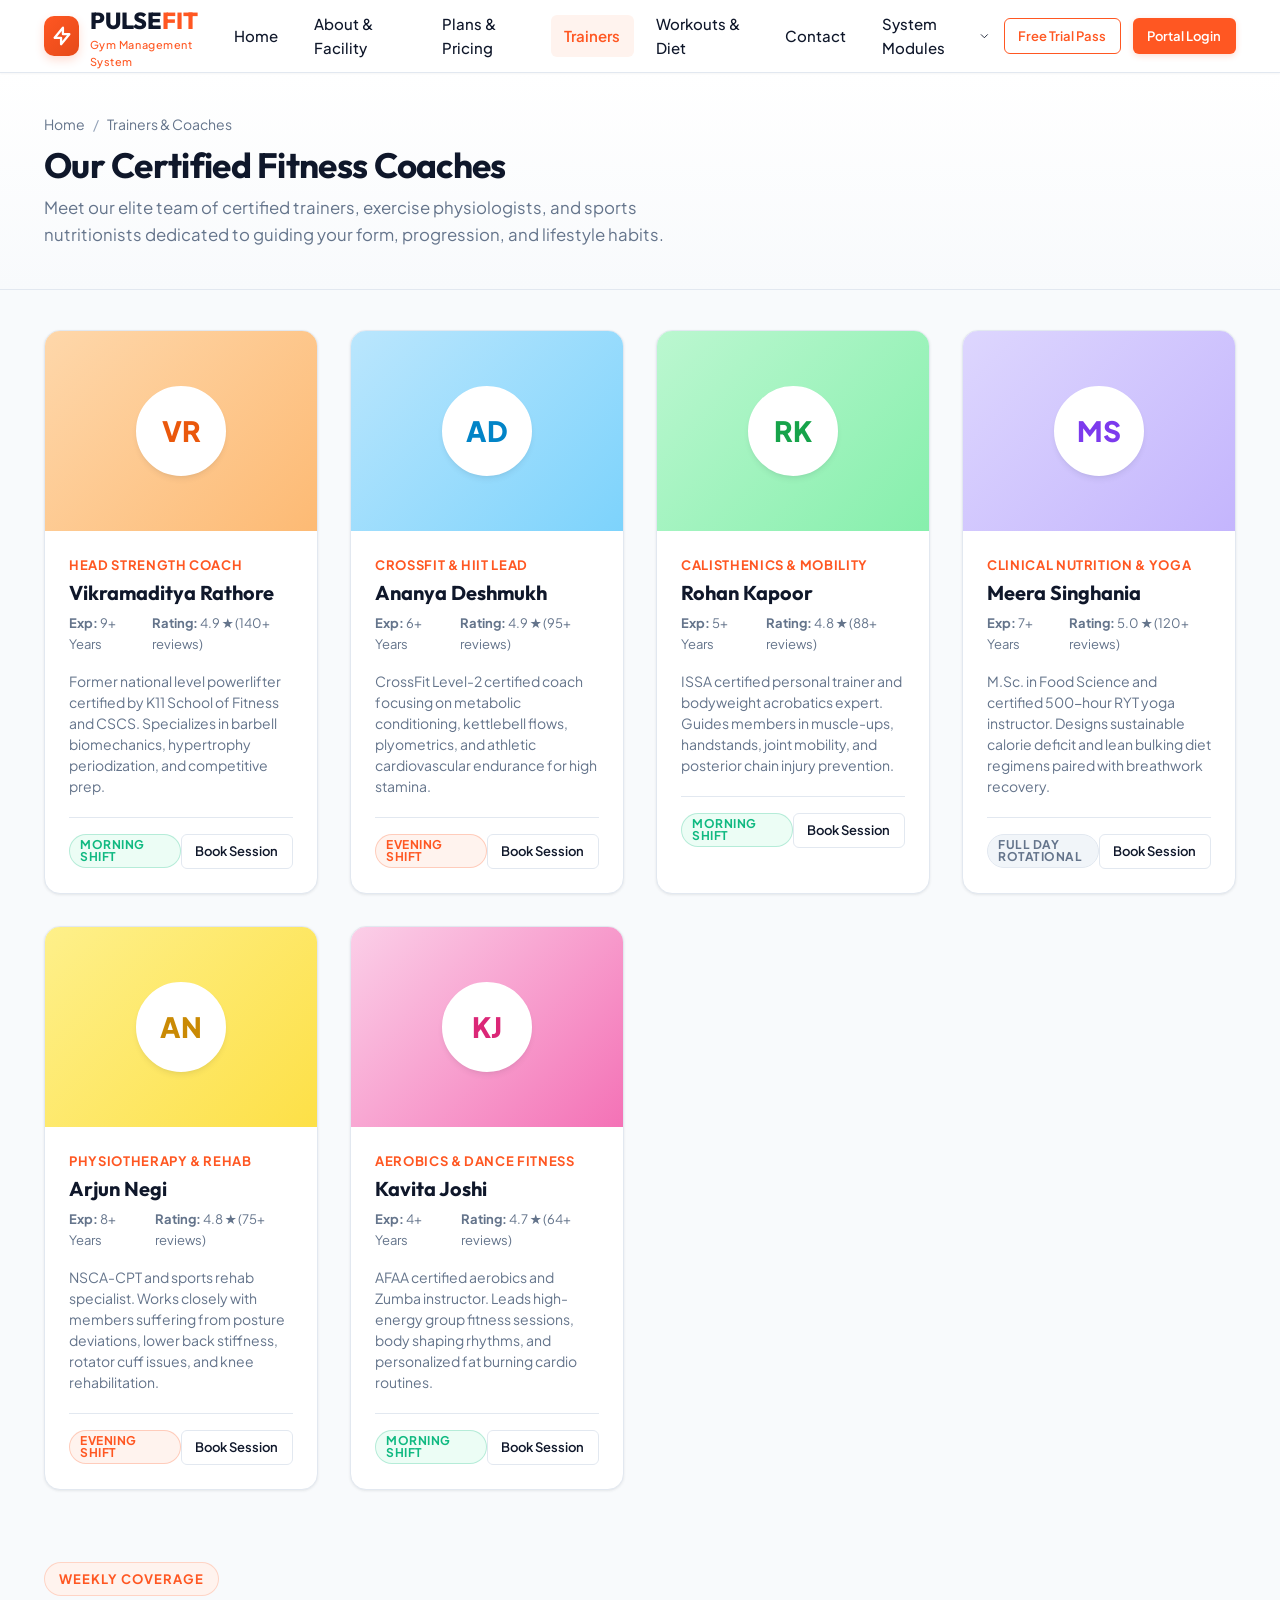
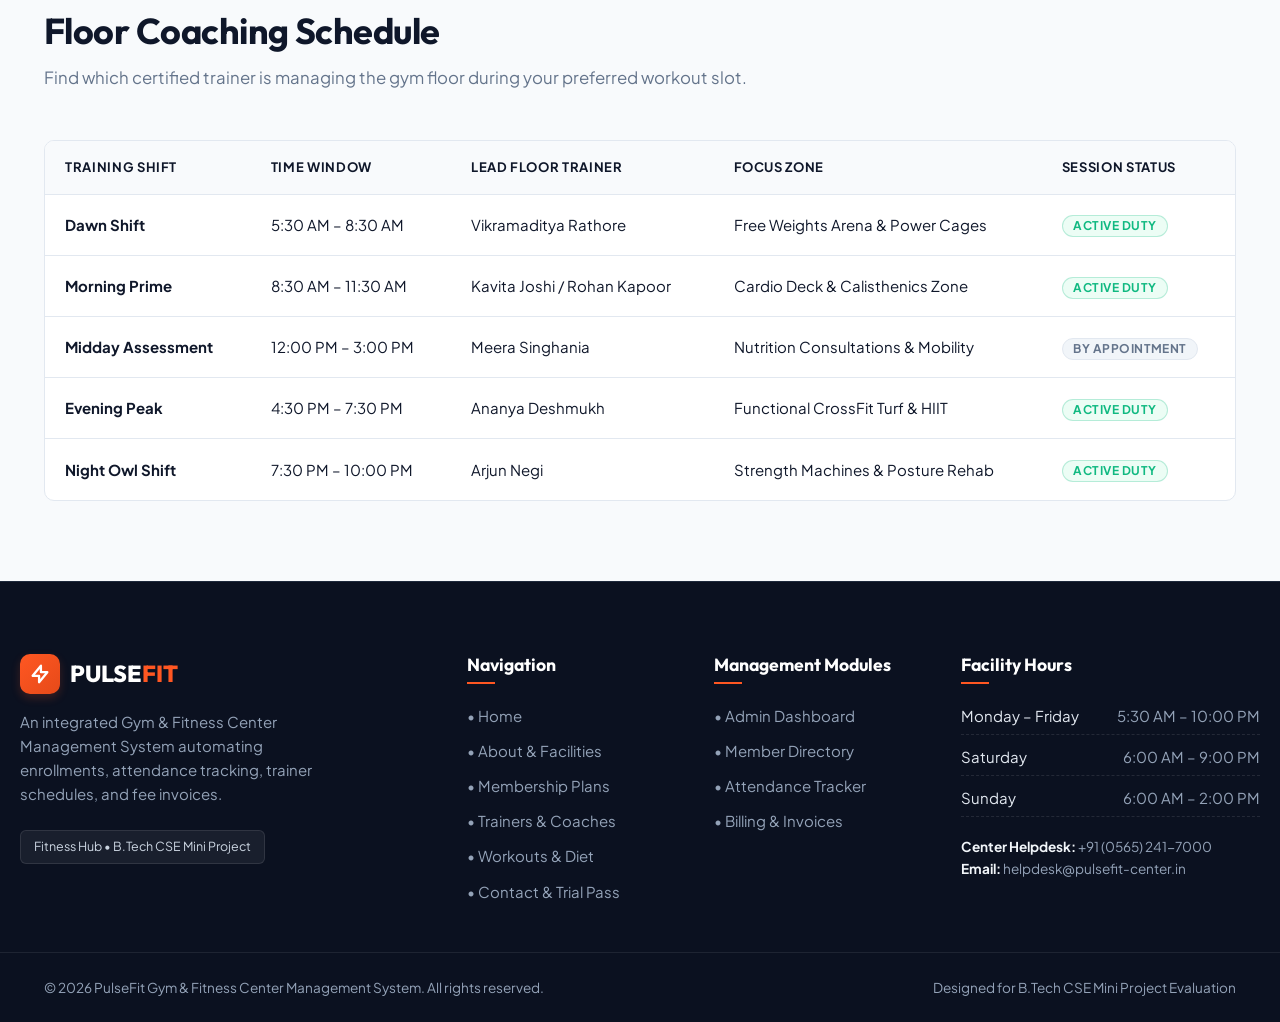
<file: trainers.html>
<!DOCTYPE html>
<html lang="en">
<head>
  <meta charset="UTF-8">
  <meta name="viewport" content="width=device-width, initial-scale=1.0">
  <title>Certified Trainers &amp; Coaches | PulseFit Gym</title>
  <meta name="description" content="Meet PulseFit's certified fitness coaches specializing in strength, CrossFit, powerlifting, nutrition, and yoga conditioning.">
  <link rel="stylesheet" href="css/style.css">
  <link rel="stylesheet" href="css/components.css">
</head>
<body>

  <!-- Main Common Header & Navbar -->
  <header class="site-header">
    <div class="container">
      <div class="navbar">
        <a href="index.html" class="brand-logo">
          <div class="brand-icon">
            <svg width="22" height="22" fill="none" stroke="currentColor" viewBox="0 0 24 24"><path stroke-linecap="round" stroke-linejoin="round" stroke-width="2.5" d="M13 10V3L4 14h7v7l9-11h-7z"/></svg>
          </div>
          <div class="brand-text">
            PULSE<span>FIT</span>
            <span class="brand-sub">Gym Management System</span>
          </div>
        </a>

        <!-- Pure CSS Hamburger Toggle -->
        <input type="checkbox" id="nav-toggle" class="nav-toggle-input">
        <label for="nav-toggle" class="nav-toggle-label" aria-label="Toggle navigation">
          <span class="hamburger-icon"></span>
        </label>

        <!-- Navigation Menu -->
        <nav class="nav-menu">
          <a href="index.html" class="nav-link">Home</a>
          <a href="about.html" class="nav-link">About &amp; Facility</a>
          <a href="memberships.html" class="nav-link">Plans &amp; Pricing</a>
          <a href="trainers.html" class="nav-link active">Trainers</a>
          <a href="workouts.html" class="nav-link">Workouts &amp; Diet</a>
          <a href="contact.html" class="nav-link">Contact</a>

          <!-- System Portals Dropdown -->
          <div class="nav-dropdown">
            <span class="nav-link dropdown-toggle">
              System Modules
              <svg width="14" height="14" fill="none" stroke="currentColor" viewBox="0 0 24 24"><path stroke-linecap="round" stroke-linejoin="round" stroke-width="2" d="M19 9l-7 7-7-7"/></svg>
            </span>
            <div class="dropdown-menu">
              <div class="dropdown-header">Staff &amp; Admin Tools</div>
              <a href="admin-dashboard.html" class="dropdown-item">
                <svg width="16" height="16" fill="none" stroke="currentColor" viewBox="0 0 24 24"><path stroke-linecap="round" stroke-linejoin="round" stroke-width="2" d="M4 6a2 2 0 012-2h2a2 2 0 012 2v2a2 2 0 01-2 2H6a2 2 0 01-2-2V6zM14 6a2 2 0 012-2h2a2 2 0 012 2v2a2 2 0 01-2 2h-2a2 2 0 01-2-2V6zM4 16a2 2 0 012-2h2a2 2 0 012 2v2a2 2 0 01-2 2H6a2 2 0 01-2-2v-2zM14 16a2 2 0 012-2h2a2 2 0 012 2v2a2 2 0 01-2 2h-2a2 2 0 01-2-2v-2z"/></svg>
                Admin Dashboard
              </a>
              <a href="members-list.html" class="dropdown-item">
                <svg width="16" height="16" fill="none" stroke="currentColor" viewBox="0 0 24 24"><path stroke-linecap="round" stroke-linejoin="round" stroke-width="2" d="M12 4.354a4 4 0 110 5.292M15 21H3v-1a6 6 0 0112 0v1zm0 0h6v-1a6 6 0 00-9-5.197M13 7a4 4 0 11-8 0 4 4 0 018 0z"/></svg>
                Member Directory
              </a>
              <a href="attendance.html" class="dropdown-item">
                <svg width="16" height="16" fill="none" stroke="currentColor" viewBox="0 0 24 24"><path stroke-linecap="round" stroke-linejoin="round" stroke-width="2" d="M9 5H7a2 2 0 00-2 2v12a2 2 0 002 2h10a2 2 0 002-2V7a2 2 0 00-2-2h-2M9 5a2 2 0 002 2h2a2 2 0 002-2M9 5a2 2 0 012-2h2a2 2 0 012 2m-6 9l2 2 4-4"/></svg>
                Attendance Tracker
              </a>
              <a href="billing.html" class="dropdown-item">
                <svg width="16" height="16" fill="none" stroke="currentColor" viewBox="0 0 24 24"><path stroke-linecap="round" stroke-linejoin="round" stroke-width="2" d="M9 14l6-6m-5.5.5h.01m4.99 5h.01M19 21V5a2 2 0 00-2-2H7a2 2 0 00-2 2v16l3.5-2 3.5 2 3.5-2 3.5 2z"/></svg>
                Billing &amp; Invoices
              </a>
            </div>
          </div>
        </nav>

        <div class="header-actions">
          <a href="contact.html" class="btn btn-outline-primary btn-sm">Free Trial Pass</a>
          <a href="admin-dashboard.html" class="btn btn-primary btn-sm">Portal Login</a>
        </div>
      </div>
    </div>
  </header>

  <!-- Page Banner -->
  <section class="page-banner">
    <div class="container">
      <div class="banner-content">
        <nav class="breadcrumb">
          <a href="index.html">Home</a>
          <span class="breadcrumb-separator">/</span>
          <span>Trainers &amp; Coaches</span>
        </nav>
        <h1 class="banner-title">Our Certified Fitness Coaches</h1>
        <p class="banner-desc">
          Meet our elite team of certified trainers, exercise physiologists, and sports nutritionists dedicated to guiding your form, progression, and lifestyle habits.
        </p>
      </div>
    </div>
  </section>

  <!-- Main Content -->
  <main class="page-wrapper">
    <div class="container">
      
      <!-- Trainers Grid -->
      <div class="trainers-grid" style="margin-bottom: 4.5rem;">
        
        <!-- Trainer 1 -->
        <div class="trainer-card">
          <div class="trainer-img-header" style="background: linear-gradient(135deg, #fed7aa, #fdba74);">
            <div class="trainer-avatar-placeholder" style="color: #ea580c;">VR</div>
          </div>
          <div class="trainer-info">
            <div class="trainer-specialty">Head Strength Coach</div>
            <h3 class="trainer-name">Vikramaditya Rathore</h3>
            <div class="trainer-meta">
              <span><strong>Exp:</strong> 9+ Years</span>
              <span><strong>Rating:</strong> 4.9 &#9733; (140+ reviews)</span>
            </div>
            <p class="trainer-bio">
              Former national level powerlifter certified by K11 School of Fitness and CSCS. Specializes in barbell biomechanics, hypertrophy periodization, and competitive prep.
            </p>
            <div style="display: flex; justify-content: space-between; align-items: center; padding-top: 1rem; border-top: 1px solid var(--border-color);">
              <span class="badge badge-success">Morning Shift</span>
              <a href="contact.html" class="btn btn-outline btn-sm">Book Session</a>
            </div>
          </div>
        </div>

        <!-- Trainer 2 -->
        <div class="trainer-card">
          <div class="trainer-img-header" style="background: linear-gradient(135deg, #bae6fd, #7dd3fc);">
            <div class="trainer-avatar-placeholder" style="color: #0284c7;">AD</div>
          </div>
          <div class="trainer-info">
            <div class="trainer-specialty">CrossFit &amp; HIIT Lead</div>
            <h3 class="trainer-name">Ananya Deshmukh</h3>
            <div class="trainer-meta">
              <span><strong>Exp:</strong> 6+ Years</span>
              <span><strong>Rating:</strong> 4.9 &#9733; (95+ reviews)</span>
            </div>
            <p class="trainer-bio">
              CrossFit Level-2 certified coach focusing on metabolic conditioning, kettlebell flows, plyometrics, and athletic cardiovascular endurance for high stamina.
            </p>
            <div style="display: flex; justify-content: space-between; align-items: center; padding-top: 1rem; border-top: 1px solid var(--border-color);">
              <span class="badge badge-primary">Evening Shift</span>
              <a href="contact.html" class="btn btn-outline btn-sm">Book Session</a>
            </div>
          </div>
        </div>

        <!-- Trainer 3 -->
        <div class="trainer-card">
          <div class="trainer-img-header" style="background: linear-gradient(135deg, #bbf7d0, #86efac);">
            <div class="trainer-avatar-placeholder" style="color: #16a34a;">RK</div>
          </div>
          <div class="trainer-info">
            <div class="trainer-specialty">Calisthenics &amp; Mobility</div>
            <h3 class="trainer-name">Rohan Kapoor</h3>
            <div class="trainer-meta">
              <span><strong>Exp:</strong> 5+ Years</span>
              <span><strong>Rating:</strong> 4.8 &#9733; (88+ reviews)</span>
            </div>
            <p class="trainer-bio">
              ISSA certified personal trainer and bodyweight acrobatics expert. Guides members in muscle-ups, handstands, joint mobility, and posterior chain injury prevention.
            </p>
            <div style="display: flex; justify-content: space-between; align-items: center; padding-top: 1rem; border-top: 1px solid var(--border-color);">
              <span class="badge badge-success">Morning Shift</span>
              <a href="contact.html" class="btn btn-outline btn-sm">Book Session</a>
            </div>
          </div>
        </div>

        <!-- Trainer 4 -->
        <div class="trainer-card">
          <div class="trainer-img-header" style="background: linear-gradient(135deg, #ddd6fe, #c4b5fd);">
            <div class="trainer-avatar-placeholder" style="color: #7c3aed;">MS</div>
          </div>
          <div class="trainer-info">
            <div class="trainer-specialty">Clinical Nutrition &amp; Yoga</div>
            <h3 class="trainer-name">Meera Singhania</h3>
            <div class="trainer-meta">
              <span><strong>Exp:</strong> 7+ Years</span>
              <span><strong>Rating:</strong> 5.0 &#9733; (120+ reviews)</span>
            </div>
            <p class="trainer-bio">
              M.Sc. in Food Science and certified 500-hour RYT yoga instructor. Designs sustainable calorie deficit and lean bulking diet regimens paired with breathwork recovery.
            </p>
            <div style="display: flex; justify-content: space-between; align-items: center; padding-top: 1rem; border-top: 1px solid var(--border-color);">
              <span class="badge badge-neutral">Full Day Rotational</span>
              <a href="contact.html" class="btn btn-outline btn-sm">Book Session</a>
            </div>
          </div>
        </div>

        <!-- Trainer 5 -->
        <div class="trainer-card">
          <div class="trainer-img-header" style="background: linear-gradient(135deg, #fef08a, #fde047);">
            <div class="trainer-avatar-placeholder" style="color: #ca8a04;">AN</div>
          </div>
          <div class="trainer-info">
            <div class="trainer-specialty">Physiotherapy &amp; Rehab</div>
            <h3 class="trainer-name">Arjun Negi</h3>
            <div class="trainer-meta">
              <span><strong>Exp:</strong> 8+ Years</span>
              <span><strong>Rating:</strong> 4.8 &#9733; (75+ reviews)</span>
            </div>
            <p class="trainer-bio">
              NSCA-CPT and sports rehab specialist. Works closely with members suffering from posture deviations, lower back stiffness, rotator cuff issues, and knee rehabilitation.
            </p>
            <div style="display: flex; justify-content: space-between; align-items: center; padding-top: 1rem; border-top: 1px solid var(--border-color);">
              <span class="badge badge-primary">Evening Shift</span>
              <a href="contact.html" class="btn btn-outline btn-sm">Book Session</a>
            </div>
          </div>
        </div>

        <!-- Trainer 6 -->
        <div class="trainer-card">
          <div class="trainer-img-header" style="background: linear-gradient(135deg, #fbcfe8, #f472b6);">
            <div class="trainer-avatar-placeholder" style="color: #db2777;">KJ</div>
          </div>
          <div class="trainer-info">
            <div class="trainer-specialty">Aerobics &amp; Dance Fitness</div>
            <h3 class="trainer-name">Kavita Joshi</h3>
            <div class="trainer-meta">
              <span><strong>Exp:</strong> 4+ Years</span>
              <span><strong>Rating:</strong> 4.7 &#9733; (64+ reviews)</span>
            </div>
            <p class="trainer-bio">
              AFAA certified aerobics and Zumba instructor. Leads high-energy group fitness sessions, body shaping rhythms, and personalized fat burning cardio routines.
            </p>
            <div style="display: flex; justify-content: space-between; align-items: center; padding-top: 1rem; border-top: 1px solid var(--border-color);">
              <span class="badge badge-success">Morning Shift</span>
              <a href="contact.html" class="btn btn-outline btn-sm">Book Session</a>
            </div>
          </div>
        </div>

      </div>

      <!-- Trainer Weekly Timetable Roster -->
      <div style="margin-bottom: 5rem;">
        <div class="section-header">
          <span class="section-badge">Weekly Coverage</span>
          <h2 class="section-title">Floor Coaching Schedule</h2>
          <p class="section-desc">Find which certified trainer is managing the gym floor during your preferred workout slot.</p>
        </div>

        <div class="table-responsive">
          <table class="data-table">
            <thead>
              <tr>
                <th>Training Shift</th>
                <th>Time Window</th>
                <th>Lead Floor Trainer</th>
                <th>Focus Zone</th>
                <th>Session Status</th>
              </tr>
            </thead>
            <tbody>
              <tr>
                <td><strong>Dawn Shift</strong></td>
                <td>5:30 AM &ndash; 8:30 AM</td>
                <td>Vikramaditya Rathore</td>
                <td>Free Weights Arena &amp; Power Cages</td>
                <td><span class="badge badge-success">Active Duty</span></td>
              </tr>
              <tr>
                <td><strong>Morning Prime</strong></td>
                <td>8:30 AM &ndash; 11:30 AM</td>
                <td>Kavita Joshi / Rohan Kapoor</td>
                <td>Cardio Deck &amp; Calisthenics Zone</td>
                <td><span class="badge badge-success">Active Duty</span></td>
              </tr>
              <tr>
                <td><strong>Midday Assessment</strong></td>
                <td>12:00 PM &ndash; 3:00 PM</td>
                <td>Meera Singhania</td>
                <td>Nutrition Consultations &amp; Mobility</td>
                <td><span class="badge badge-neutral">By Appointment</span></td>
              </tr>
              <tr>
                <td><strong>Evening Peak</strong></td>
                <td>4:30 PM &ndash; 7:30 PM</td>
                <td>Ananya Deshmukh</td>
                <td>Functional CrossFit Turf &amp; HIIT</td>
                <td><span class="badge badge-success">Active Duty</span></td>
              </tr>
              <tr>
                <td><strong>Night Owl Shift</strong></td>
                <td>7:30 PM &ndash; 10:00 PM</td>
                <td>Arjun Negi</td>
                <td>Strength Machines &amp; Posture Rehab</td>
                <td><span class="badge badge-success">Active Duty</span></td>
              </tr>
            </tbody>
          </table>
        </div>
      </div>

    </div>
  </main>

  <!-- Common Footer -->
  <footer class="site-footer">
    <div class="container footer-main">
      <div class="footer-grid">
        <div class="footer-brand">
          <div class="brand-logo" style="color: white;">
            <div class="brand-icon">
              <svg width="22" height="22" fill="none" stroke="currentColor" viewBox="0 0 24 24"><path stroke-linecap="round" stroke-linejoin="round" stroke-width="2.5" d="M13 10V3L4 14h7v7l9-11h-7z"/></svg>
            </div>
            <div class="brand-text" style="color: white;">PULSE<span style="color: var(--primary);">FIT</span></div>
          </div>
          <p>An integrated Gym &amp; Fitness Center Management System automating enrollments, attendance tracking, trainer schedules, and fee invoices.</p>
          <div class="academic-badge">Fitness Hub &bull; B.Tech CSE Mini Project</div>
        </div>

        <div>
          <h4 class="footer-title">Navigation</h4>
          <ul class="footer-links">
            <li><a href="index.html">&bull; Home</a></li>
            <li><a href="about.html">&bull; About &amp; Facilities</a></li>
            <li><a href="memberships.html">&bull; Membership Plans</a></li>
            <li><a href="trainers.html">&bull; Trainers &amp; Coaches</a></li>
            <li><a href="workouts.html">&bull; Workouts &amp; Diet</a></li>
            <li><a href="contact.html">&bull; Contact &amp; Trial Pass</a></li>
          </ul>
        </div>

        <div>
          <h4 class="footer-title">Management Modules</h4>
          <ul class="footer-links">
            <li><a href="admin-dashboard.html">&bull; Admin Dashboard</a></li>
            <li><a href="members-list.html">&bull; Member Directory</a></li>
            <li><a href="attendance.html">&bull; Attendance Tracker</a></li>
            <li><a href="billing.html">&bull; Billing &amp; Invoices</a></li>
          </ul>
        </div>

        <div>
          <h4 class="footer-title">Facility Hours</h4>
          <div class="footer-hours-list">
            <div class="footer-hours-item">
              <span>Monday &ndash; Friday</span>
              <span>5:30 AM &ndash; 10:00 PM</span>
            </div>
            <div class="footer-hours-item">
              <span>Saturday</span>
              <span>6:00 AM &ndash; 9:00 PM</span>
            </div>
            <div class="footer-hours-item">
              <span>Sunday</span>
              <span>6:00 AM &ndash; 2:00 PM</span>
            </div>
          </div>
          <p style="margin-top: 1.2rem; font-size: 0.85rem; color: #94a3b8;">
            <strong style="color: #f1f5f9;">Center Helpdesk:</strong> +91 (0565) 241-7000<br>
            <strong style="color: #f1f5f9;">Email:</strong> helpdesk@pulsefit-center.in
          </p>
        </div>
      </div>
    </div>

    <div class="footer-bottom">
      <div class="container footer-bottom-content">
        <div>&copy; 2026 PulseFit Gym &amp; Fitness Center Management System. All rights reserved.</div>
        <div>Designed for B.Tech CSE Mini Project Evaluation</div>
      </div>
    </div>
  </footer>

</body>
</html>
</file>
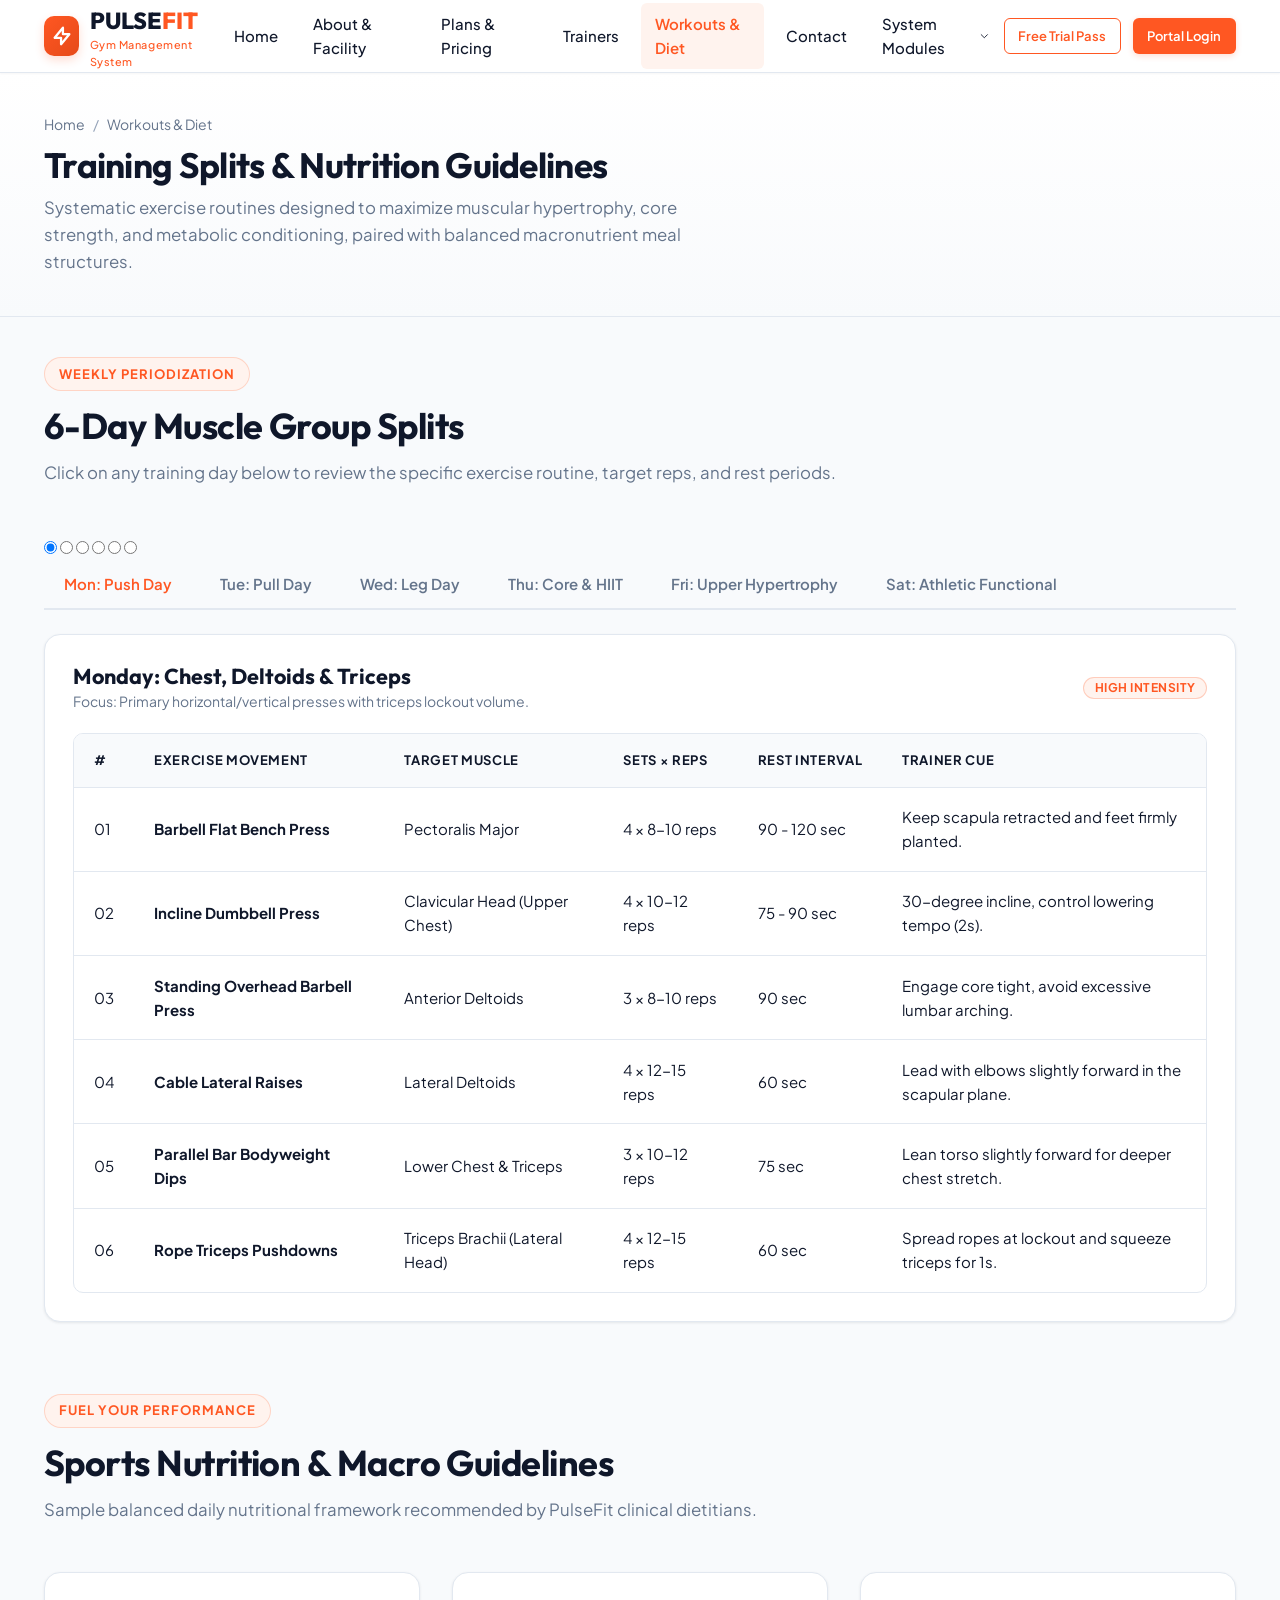
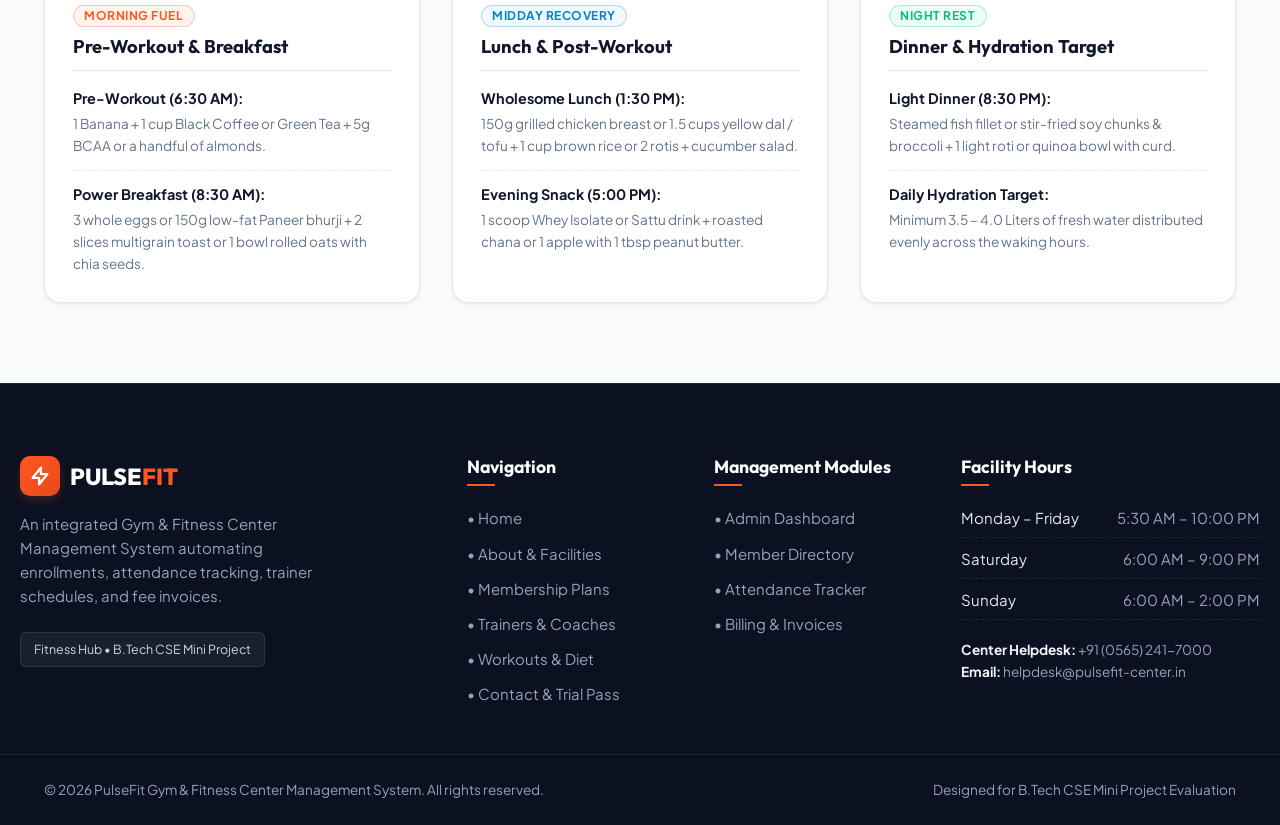
<file: workouts.html>
<!DOCTYPE html>
<html lang="en">
<head>
  <meta charset="UTF-8">
  <meta name="viewport" content="width=device-width, initial-scale=1.0">
  <title>Workout &amp; Nutrition Protocols | PulseFit Gym</title>
  <meta name="description" content="Science-backed weekly workout routines, exercise set guides, and personalized macronutrient diet plans managed by PulseFit coaches.">
  <link rel="stylesheet" href="css/style.css">
  <link rel="stylesheet" href="css/components.css">
</head>
<body>

  <!-- Main Common Header & Navbar -->
  <header class="site-header">
    <div class="container">
      <div class="navbar">
        <a href="index.html" class="brand-logo">
          <div class="brand-icon">
            <svg width="22" height="22" fill="none" stroke="currentColor" viewBox="0 0 24 24"><path stroke-linecap="round" stroke-linejoin="round" stroke-width="2.5" d="M13 10V3L4 14h7v7l9-11h-7z"/></svg>
          </div>
          <div class="brand-text">
            PULSE<span>FIT</span>
            <span class="brand-sub">Gym Management System</span>
          </div>
        </a>

        <!-- Pure CSS Hamburger Toggle -->
        <input type="checkbox" id="nav-toggle" class="nav-toggle-input">
        <label for="nav-toggle" class="nav-toggle-label" aria-label="Toggle navigation">
          <span class="hamburger-icon"></span>
        </label>

        <!-- Navigation Menu -->
        <nav class="nav-menu">
          <a href="index.html" class="nav-link">Home</a>
          <a href="about.html" class="nav-link">About &amp; Facility</a>
          <a href="memberships.html" class="nav-link">Plans &amp; Pricing</a>
          <a href="trainers.html" class="nav-link">Trainers</a>
          <a href="workouts.html" class="nav-link active">Workouts &amp; Diet</a>
          <a href="contact.html" class="nav-link">Contact</a>

          <!-- System Portals Dropdown -->
          <div class="nav-dropdown">
            <span class="nav-link dropdown-toggle">
              System Modules
              <svg width="14" height="14" fill="none" stroke="currentColor" viewBox="0 0 24 24"><path stroke-linecap="round" stroke-linejoin="round" stroke-width="2" d="M19 9l-7 7-7-7"/></svg>
            </span>
            <div class="dropdown-menu">
              <div class="dropdown-header">Staff &amp; Admin Tools</div>
              <a href="admin-dashboard.html" class="dropdown-item">
                <svg width="16" height="16" fill="none" stroke="currentColor" viewBox="0 0 24 24"><path stroke-linecap="round" stroke-linejoin="round" stroke-width="2" d="M4 6a2 2 0 012-2h2a2 2 0 012 2v2a2 2 0 01-2 2H6a2 2 0 01-2-2V6zM14 6a2 2 0 012-2h2a2 2 0 012 2v2a2 2 0 01-2 2h-2a2 2 0 01-2-2V6zM4 16a2 2 0 012-2h2a2 2 0 012 2v2a2 2 0 01-2 2H6a2 2 0 01-2-2v-2zM14 16a2 2 0 012-2h2a2 2 0 012 2v2a2 2 0 01-2 2h-2a2 2 0 01-2-2v-2z"/></svg>
                Admin Dashboard
              </a>
              <a href="members-list.html" class="dropdown-item">
                <svg width="16" height="16" fill="none" stroke="currentColor" viewBox="0 0 24 24"><path stroke-linecap="round" stroke-linejoin="round" stroke-width="2" d="M12 4.354a4 4 0 110 5.292M15 21H3v-1a6 6 0 0112 0v1zm0 0h6v-1a6 6 0 00-9-5.197M13 7a4 4 0 11-8 0 4 4 0 018 0z"/></svg>
                Member Directory
              </a>
              <a href="attendance.html" class="dropdown-item">
                <svg width="16" height="16" fill="none" stroke="currentColor" viewBox="0 0 24 24"><path stroke-linecap="round" stroke-linejoin="round" stroke-width="2" d="M9 5H7a2 2 0 00-2 2v12a2 2 0 002 2h10a2 2 0 002-2V7a2 2 0 00-2-2h-2M9 5a2 2 0 002 2h2a2 2 0 002-2M9 5a2 2 0 012-2h2a2 2 0 012 2m-6 9l2 2 4-4"/></svg>
                Attendance Tracker
              </a>
              <a href="billing.html" class="dropdown-item">
                <svg width="16" height="16" fill="none" stroke="currentColor" viewBox="0 0 24 24"><path stroke-linecap="round" stroke-linejoin="round" stroke-width="2" d="M9 14l6-6m-5.5.5h.01m4.99 5h.01M19 21V5a2 2 0 00-2-2H7a2 2 0 00-2 2v16l3.5-2 3.5 2 3.5-2 3.5 2z"/></svg>
                Billing &amp; Invoices
              </a>
            </div>
          </div>
        </nav>

        <div class="header-actions">
          <a href="contact.html" class="btn btn-outline-primary btn-sm">Free Trial Pass</a>
          <a href="admin-dashboard.html" class="btn btn-primary btn-sm">Portal Login</a>
        </div>
      </div>
    </div>
  </header>

  <!-- Page Banner -->
  <section class="page-banner">
    <div class="container">
      <div class="banner-content">
        <nav class="breadcrumb">
          <a href="index.html">Home</a>
          <span class="breadcrumb-separator">/</span>
          <span>Workouts &amp; Diet</span>
        </nav>
        <h1 class="banner-title">Training Splits &amp; Nutrition Guidelines</h1>
        <p class="banner-desc">
          Systematic exercise routines designed to maximize muscular hypertrophy, core strength, and metabolic conditioning, paired with balanced macronutrient meal structures.
        </p>
      </div>
    </div>
  </section>

  <!-- Main Content Area -->
  <main class="page-wrapper">
    <div class="container">
      
      <!-- Section Header -->
      <div class="section-header">
        <span class="section-badge">Weekly Periodization</span>
        <h2 class="section-title">6-Day Muscle Group Splits</h2>
        <p class="section-desc">Click on any training day below to review the specific exercise routine, target reps, and rest periods.</p>
      </div>

      <!-- Pure CSS Tabs for Daily Workout Routine (Zero JS) -->
      <div class="pure-tabs">
        
        <!-- Tab Radios -->
        <input type="radio" name="workout-day" id="tab-mon" checked>
        <input type="radio" name="workout-day" id="tab-tue">
        <input type="radio" name="workout-day" id="tab-wed">
        <input type="radio" name="workout-day" id="tab-thu">
        <input type="radio" name="workout-day" id="tab-fri">
        <input type="radio" name="workout-day" id="tab-sat">

        <!-- Tab Navigation Bar -->
        <div class="tab-nav">
          <label for="tab-mon" class="tab-label">Mon: Push Day</label>
          <label for="tab-tue" class="tab-label">Tue: Pull Day</label>
          <label for="tab-wed" class="tab-label">Wed: Leg Day</label>
          <label for="tab-thu" class="tab-label">Thu: Core &amp; HIIT</label>
          <label for="tab-fri" class="tab-label">Fri: Upper Hypertrophy</label>
          <label for="tab-sat" class="tab-label">Sat: Athletic Functional</label>
        </div>

        <!-- Tab Content Panels -->
        <div class="tab-content">
          
          <!-- Monday: Push Day -->
          <div id="content-mon" class="tab-content-panel">
            <div class="card" style="margin-bottom: 2rem;">
              <div style="display: flex; justify-content: space-between; align-items: center; margin-bottom: 1.25rem;">
                <div>
                  <h3 style="font-size: 1.35rem; color: var(--secondary);">Monday: Chest, Deltoids &amp; Triceps</h3>
                  <p style="font-size: 0.875rem; color: var(--text-muted);">Focus: Primary horizontal/vertical presses with triceps lockout volume.</p>
                </div>
                <span class="badge badge-primary">High Intensity</span>
              </div>

              <div class="table-responsive">
                <table class="data-table">
                  <thead>
                    <tr>
                      <th>#</th>
                      <th>Exercise Movement</th>
                      <th>Target Muscle</th>
                      <th>Sets &times; Reps</th>
                      <th>Rest Interval</th>
                      <th>Trainer Cue</th>
                    </tr>
                  </thead>
                  <tbody>
                    <tr>
                      <td>01</td>
                      <td><strong>Barbell Flat Bench Press</strong></td>
                      <td>Pectoralis Major</td>
                      <td>4 &times; 8-10 reps</td>
                      <td>90 - 120 sec</td>
                      <td>Keep scapula retracted and feet firmly planted.</td>
                    </tr>
                    <tr>
                      <td>02</td>
                      <td><strong>Incline Dumbbell Press</strong></td>
                      <td>Clavicular Head (Upper Chest)</td>
                      <td>4 &times; 10-12 reps</td>
                      <td>75 - 90 sec</td>
                      <td>30-degree incline, control lowering tempo (2s).</td>
                    </tr>
                    <tr>
                      <td>03</td>
                      <td><strong>Standing Overhead Barbell Press</strong></td>
                      <td>Anterior Deltoids</td>
                      <td>3 &times; 8-10 reps</td>
                      <td>90 sec</td>
                      <td>Engage core tight, avoid excessive lumbar arching.</td>
                    </tr>
                    <tr>
                      <td>04</td>
                      <td><strong>Cable Lateral Raises</strong></td>
                      <td>Lateral Deltoids</td>
                      <td>4 &times; 12-15 reps</td>
                      <td>60 sec</td>
                      <td>Lead with elbows slightly forward in the scapular plane.</td>
                    </tr>
                    <tr>
                      <td>05</td>
                      <td><strong>Parallel Bar Bodyweight Dips</strong></td>
                      <td>Lower Chest &amp; Triceps</td>
                      <td>3 &times; 10-12 reps</td>
                      <td>75 sec</td>
                      <td>Lean torso slightly forward for deeper chest stretch.</td>
                    </tr>
                    <tr>
                      <td>06</td>
                      <td><strong>Rope Triceps Pushdowns</strong></td>
                      <td>Triceps Brachii (Lateral Head)</td>
                      <td>4 &times; 12-15 reps</td>
                      <td>60 sec</td>
                      <td>Spread ropes at lockout and squeeze triceps for 1s.</td>
                    </tr>
                  </tbody>
                </table>
              </div>
            </div>
          </div>

          <!-- Tuesday: Pull Day -->
          <div id="content-tue" class="tab-content-panel">
            <div class="card" style="margin-bottom: 2rem;">
              <div style="display: flex; justify-content: space-between; align-items: center; margin-bottom: 1.25rem;">
                <div>
                  <h3 style="font-size: 1.35rem; color: var(--secondary);">Tuesday: Back, Posterior Chain &amp; Biceps</h3>
                  <p style="font-size: 0.875rem; color: var(--text-muted);">Focus: Latissimus dorsi thickness, rhomboid retraction, and elbow flexor peak.</p>
                </div>
                <span class="badge badge-accent">Strength Focus</span>
              </div>

              <div class="table-responsive">
                <table class="data-table">
                  <thead>
                    <tr>
                      <th>#</th>
                      <th>Exercise Movement</th>
                      <th>Target Muscle</th>
                      <th>Sets &times; Reps</th>
                      <th>Rest Interval</th>
                      <th>Trainer Cue</th>
                    </tr>
                  </thead>
                  <tbody>
                    <tr>
                      <td>01</td>
                      <td><strong>Conventional Deadlifts</strong></td>
                      <td>Erector Spinae &amp; Hamstrings</td>
                      <td>4 &times; 6-8 reps</td>
                      <td>120 - 150 sec</td>
                      <td>Brace core, push the floor away, maintain neutral spine.</td>
                    </tr>
                    <tr>
                      <td>02</td>
                      <td><strong>Wide-Grip Lat Pulldowns</strong></td>
                      <td>Latissimus Dorsi</td>
                      <td>4 &times; 10-12 reps</td>
                      <td>75 sec</td>
                      <td>Drive elbows downwards towards your back pockets.</td>
                    </tr>
                    <tr>
                      <td>03</td>
                      <td><strong>Bent-Over Barbell Rows</strong></td>
                      <td>Mid-Back &amp; Rhomboids</td>
                      <td>4 &times; 8-10 reps</td>
                      <td>90 sec</td>
                      <td>Torso at 45 degrees, pull barbell towards belly button.</td>
                    </tr>
                    <tr>
                      <td>04</td>
                      <td><strong>Single-Arm Dumbbell Rows</strong></td>
                      <td>Unilateral Lats</td>
                      <td>3 &times; 10-12 reps</td>
                      <td>60 sec</td>
                      <td>Full stretch at bottom without twisting torso.</td>
                    </tr>
                    <tr>
                      <td>05</td>
                      <td><strong>EZ-Bar Biceps Curls</strong></td>
                      <td>Biceps Brachii</td>
                      <td>4 &times; 10-12 reps</td>
                      <td>60 sec</td>
                      <td>Pin elbows to your sides, avoid momentum swings.</td>
                    </tr>
                    <tr>
                      <td>06</td>
                      <td><strong>Incline Dumbbell Hammer Curls</strong></td>
                      <td>Brachialis &amp; Forearms</td>
                      <td>3 &times; 12 reps</td>
                      <td>60 sec</td>
                      <td>Neutral grip palms facing inward for forearm thickness.</td>
                    </tr>
                  </tbody>
                </table>
              </div>
            </div>
          </div>

          <!-- Wednesday: Leg Day -->
          <div id="content-wed" class="tab-content-panel">
            <div class="card" style="margin-bottom: 2rem;">
              <div style="display: flex; justify-content: space-between; align-items: center; margin-bottom: 1.25rem;">
                <div>
                  <h3 style="font-size: 1.35rem; color: var(--secondary);">Wednesday: Quads, Hamstrings &amp; Calves</h3>
                  <p style="font-size: 0.875rem; color: var(--text-muted);">Focus: Compound knee flexion, hip hinging, and explosive calf power.</p>
                </div>
                <span class="badge badge-warning">High Calorie Burn</span>
              </div>

              <div class="table-responsive">
                <table class="data-table">
                  <thead>
                    <tr>
                      <th>#</th>
                      <th>Exercise Movement</th>
                      <th>Target Muscle</th>
                      <th>Sets &times; Reps</th>
                      <th>Rest Interval</th>
                      <th>Trainer Cue</th>
                    </tr>
                  </thead>
                  <tbody>
                    <tr>
                      <td>01</td>
                      <td><strong>Barbell Back Squats</strong></td>
                      <td>Quadriceps &amp; Glutes</td>
                      <td>4 &times; 8-10 reps</td>
                      <td>120 sec</td>
                      <td>Descend below parallel with knees tracking over toes.</td>
                    </tr>
                    <tr>
                      <td>02</td>
                      <td><strong>Romanian Deadlifts (RDL)</strong></td>
                      <td>Hamstrings &amp; Gluteus</td>
                      <td>4 &times; 10-12 reps</td>
                      <td>90 sec</td>
                      <td>Hinge at hips, push pelvis backward until hamstring stretch.</td>
                    </tr>
                    <tr>
                      <td>03</td>
                      <td><strong>45-Degree Leg Press</strong></td>
                      <td>Quads &amp; Adductors</td>
                      <td>4 &times; 12-15 reps</td>
                      <td>90 sec</td>
                      <td>Do not lock out knees forcefully at top of the movement.</td>
                    </tr>
                    <tr>
                      <td>04</td>
                      <td><strong>Walking Dumbbell Lunges</strong></td>
                      <td>Unilateral Stability</td>
                      <td>3 &times; 12 steps/leg</td>
                      <td>75 sec</td>
                      <td>Keep chest upright and take equal 90-degree strides.</td>
                    </tr>
                    <tr>
                      <td>05</td>
                      <td><strong>Lying Hamstring Leg Curls</strong></td>
                      <td>Hamstring Biceps Femoris</td>
                      <td>4 &times; 12-15 reps</td>
                      <td>60 sec</td>
                      <td>Control eccentric lowering over 3 full seconds.</td>
                    </tr>
                    <tr>
                      <td>06</td>
                      <td><strong>Standing Calf Raises</strong></td>
                      <td>Gastrocnemius</td>
                      <td>4 &times; 15-20 reps</td>
                      <td>45 sec</td>
                      <td>Pause 1s at deep bottom stretch and 1s at top peak.</td>
                    </tr>
                  </tbody>
                </table>
              </div>
            </div>
          </div>

          <!-- Thursday: Core & HIIT -->
          <div id="content-thu" class="tab-content-panel">
            <div class="card" style="margin-bottom: 2rem;">
              <div style="display: flex; justify-content: space-between; align-items: center; margin-bottom: 1.25rem;">
                <div>
                  <h3 style="font-size: 1.35rem; color: var(--secondary);">Thursday: Core Stabilization &amp; High-Intensity Cardio</h3>
                  <p style="font-size: 0.875rem; color: var(--text-muted);">Focus: Abdominal bracing, rotational strength, and VO2 Max enhancement.</p>
                </div>
                <span class="badge badge-primary">Endurance</span>
              </div>

              <div class="table-responsive">
                <table class="data-table">
                  <thead>
                    <tr>
                      <th>#</th>
                      <th>Exercise Movement</th>
                      <th>Target Area</th>
                      <th>Work / Rest</th>
                      <th>Sets</th>
                      <th>Trainer Cue</th>
                    </tr>
                  </thead>
                  <tbody>
                    <tr>
                      <td>01</td>
                      <td><strong>Hanging Knee / Leg Raises</strong></td>
                      <td>Lower Rectus Abdominis</td>
                      <td>12 - 15 reps</td>
                      <td>4 sets</td>
                      <td>Curl pelvis upward; avoid body swing or kickbacks.</td>
                    </tr>
                    <tr>
                      <td>02</td>
                      <td><strong>Russian Twists with Med Ball</strong></td>
                      <td>Internal &amp; External Obliques</td>
                      <td>20 total twists</td>
                      <td>4 sets</td>
                      <td>Keep heels elevated and rotate ribs across midline.</td>
                    </tr>
                    <tr>
                      <td>03</td>
                      <td><strong>Ab-Wheel Rollouts</strong></td>
                      <td>Deep Core &amp; Transverse Abs</td>
                      <td>10 - 12 reps</td>
                      <td>3 sets</td>
                      <td>Tuck tailbone under, do not let lower back sag down.</td>
                    </tr>
                    <tr>
                      <td>04</td>
                      <td><strong>Concept2 Rower Sprints</strong></td>
                      <td>Full Body Metabolic</td>
                      <td>45s sprint / 45s rest</td>
                      <td>6 rounds</td>
                      <td>Drive with legs first, lean back, then pull arms to chest.</td>
                    </tr>
                    <tr>
                      <td>05</td>
                      <td><strong>Battle Rope Waves &amp; Slams</strong></td>
                      <td>Shoulders &amp; Stamina</td>
                      <td>30s work / 30s rest</td>
                      <td>5 rounds</td>
                      <td>Maintain quarter-squat athletic stance throughout.</td>
                    </tr>
                  </tbody>
                </table>
              </div>
            </div>
          </div>

          <!-- Friday: Upper Body Hypertrophy -->
          <div id="content-fri" class="tab-content-panel">
            <div class="card" style="margin-bottom: 2rem;">
              <div style="display: flex; justify-content: space-between; align-items: center; margin-bottom: 1.25rem;">
                <div>
                  <h3 style="font-size: 1.35rem; color: var(--secondary);">Friday: Upper Body Volume &amp; Sculpting</h3>
                  <p style="font-size: 0.875rem; color: var(--text-muted);">Focus: Controlled pump sets for chest, upper lats, side shoulders, and arms.</p>
                </div>
                <span class="badge badge-success">Hypertrophy</span>
              </div>

              <div class="table-responsive">
                <table class="data-table">
                  <thead>
                    <tr>
                      <th>#</th>
                      <th>Exercise Movement</th>
                      <th>Target Muscle</th>
                      <th>Sets &times; Reps</th>
                      <th>Rest</th>
                      <th>Trainer Cue</th>
                    </tr>
                  </thead>
                  <tbody>
                    <tr>
                      <td>01</td>
                      <td><strong>Incline Machine Chest Press</strong></td>
                      <td>Upper Chest</td>
                      <td>4 &times; 10-12 reps</td>
                      <td>75 sec</td>
                      <td>Continuous tension, avoid locking out triceps.</td>
                    </tr>
                    <tr>
                      <td>02</td>
                      <td><strong>Seated Cable Rows (V-Bar)</strong></td>
                      <td>Mid Trapezius &amp; Lats</td>
                      <td>4 &times; 10-12 reps</td>
                      <td>75 sec</td>
                      <td>Pull to navel, squeeze shoulder blades together for 1s.</td>
                    </tr>
                    <tr>
                      <td>03</td>
                      <td><strong>Dumbbell Arnold Press</strong></td>
                      <td>Anterior &amp; Side Delts</td>
                      <td>3 &times; 10 reps</td>
                      <td>75 sec</td>
                      <td>Smooth rotation from chest up over your head.</td>
                    </tr>
                    <tr>
                      <td>04</td>
                      <td><strong>Cable Face Pulls</strong></td>
                      <td>Rear Deltoids &amp; Rotator Cuff</td>
                      <td>4 &times; 15 reps</td>
                      <td>60 sec</td>
                      <td>Pull rope towards eye level, externally rotate wrists.</td>
                    </tr>
                    <tr>
                      <td>05</td>
                      <td><strong>Preacher Curl (Machine or Bar)</strong></td>
                      <td>Biceps Short Head</td>
                      <td>3 &times; 12 reps</td>
                      <td>60 sec</td>
                      <td>Full stretch at bottom; don't lift elbows off pad.</td>
                    </tr>
                    <tr>
                      <td>06</td>
                      <td><strong>Overhead Cable Triceps Extension</strong></td>
                      <td>Triceps Long Head</td>
                      <td>3 &times; 12-15 reps</td>
                      <td>60 sec</td>
                      <td>Keep elbows tucked forward, deep overhead stretch.</td>
                    </tr>
                  </tbody>
                </table>
              </div>
            </div>
          </div>

          <!-- Saturday: Functional & Turf -->
          <div id="content-sat" class="tab-content-panel">
            <div class="card" style="margin-bottom: 2rem;">
              <div style="display: flex; justify-content: space-between; align-items: center; margin-bottom: 1.25rem;">
                <div>
                  <h3 style="font-size: 1.35rem; color: var(--secondary);">Saturday: Athletic Conditioning &amp; Turf Drills</h3>
                  <p style="font-size: 0.875rem; color: var(--text-muted);">Focus: Sled pushes, unilateral balance, joint mobility, and stamina.</p>
                </div>
                <span class="badge badge-accent">Functional</span>
              </div>

              <div class="table-responsive">
                <table class="data-table">
                  <thead>
                    <tr>
                      <th>#</th>
                      <th>Exercise Movement</th>
                      <th>Target Zone</th>
                      <th>Volume</th>
                      <th>Rest</th>
                      <th>Trainer Cue</th>
                    </tr>
                  </thead>
                  <tbody>
                    <tr>
                      <td>01</td>
                      <td><strong>Weighted Prowler Sled Push</strong></td>
                      <td>Quads, Glutes &amp; Heart Rate</td>
                      <td>5 &times; 30-meter pushes</td>
                      <td>90 sec</td>
                      <td>Drive through the balls of your feet with straight arms.</td>
                    </tr>
                    <tr>
                      <td>02</td>
                      <td><strong>Kettlebell Goblet Squats</strong></td>
                      <td>Hips, Adductors &amp; Core</td>
                      <td>4 &times; 12 reps</td>
                      <td>60 sec</td>
                      <td>Hold bell at chest height; keep elbows inside knees.</td>
                    </tr>
                    <tr>
                      <td>03</td>
                      <td><strong>Farmer's Walk (Heavy Dumbbells)</strong></td>
                      <td>Grip, Traps &amp; Core Carry</td>
                      <td>4 &times; 40-meter walks</td>
                      <td>75 sec</td>
                      <td>Keep shoulders retracted and steps small and steady.</td>
                    </tr>
                    <tr>
                      <td>04</td>
                      <td><strong>Plyometric Box Jumps</strong></td>
                      <td>Explosive Leg Power</td>
                      <td>4 &times; 8 jumps</td>
                      <td>60 sec</td>
                      <td>Land softly in a quarter squat, stand tall, step down.</td>
                    </tr>
                    <tr>
                      <td>05</td>
                      <td><strong>Foam Rolling &amp; Hip Mobility Drills</strong></td>
                      <td>Full Body Recovery</td>
                      <td>15 minutes continuous</td>
                      <td>None</td>
                      <td>Target IT bands, thoracic spine, and hip flexors.</td>
                    </tr>
                  </tbody>
                </table>
              </div>
            </div>
          </div>

        </div>
      </div>

      <!-- Nutrition & Caloric Diet Protocol -->
      <div style="margin-top: 4.5rem; margin-bottom: 5rem;">
        <div class="section-header">
          <span class="section-badge">Fuel Your Performance</span>
          <h2 class="section-title">Sports Nutrition &amp; Macro Guidelines</h2>
          <p class="section-desc">Sample balanced daily nutritional framework recommended by PulseFit clinical dietitians.</p>
        </div>

        <div style="display: grid; grid-template-columns: repeat(auto-fit, minmax(280px, 1fr)); gap: 2rem;">
          
          <!-- Meal 1 & 2 -->
          <div class="card">
            <div style="border-bottom: 1px solid var(--border-color); padding-bottom: 0.75rem; margin-bottom: 1rem;">
              <span class="badge badge-primary">Morning Fuel</span>
              <h4 style="font-size: 1.15rem; color: var(--secondary); margin-top: 0.5rem;">Pre-Workout &amp; Breakfast</h4>
            </div>
            <div style="font-size: 0.9rem; color: var(--text-main); display: flex; flex-direction: column; gap: 0.85rem;">
              <div>
                <strong>Pre-Workout (6:30 AM):</strong>
                <p style="font-size: 0.85rem; color: var(--text-muted); margin-top: 0.2rem;">
                  1 Banana + 1 cup Black Coffee or Green Tea + 5g BCAA or a handful of almonds.
                </p>
              </div>
              <div style="border-top: 1px dashed var(--border-color); padding-top: 0.75rem;">
                <strong>Power Breakfast (8:30 AM):</strong>
                <p style="font-size: 0.85rem; color: var(--text-muted); margin-top: 0.2rem;">
                  3 whole eggs or 150g low-fat Paneer bhurji + 2 slices multigrain toast or 1 bowl rolled oats with chia seeds.
                </p>
              </div>
            </div>
          </div>

          <!-- Meal 3 & 4 -->
          <div class="card">
            <div style="border-bottom: 1px solid var(--border-color); padding-bottom: 0.75rem; margin-bottom: 1rem;">
              <span class="badge badge-accent">Midday Recovery</span>
              <h4 style="font-size: 1.15rem; color: var(--secondary); margin-top: 0.5rem;">Lunch &amp; Post-Workout</h4>
            </div>
            <div style="font-size: 0.9rem; color: var(--text-main); display: flex; flex-direction: column; gap: 0.85rem;">
              <div>
                <strong>Wholesome Lunch (1:30 PM):</strong>
                <p style="font-size: 0.85rem; color: var(--text-muted); margin-top: 0.2rem;">
                  150g grilled chicken breast or 1.5 cups yellow dal / tofu + 1 cup brown rice or 2 rotis + cucumber salad.
                </p>
              </div>
              <div style="border-top: 1px dashed var(--border-color); padding-top: 0.75rem;">
                <strong>Evening Snack (5:00 PM):</strong>
                <p style="font-size: 0.85rem; color: var(--text-muted); margin-top: 0.2rem;">
                  1 scoop Whey Isolate or Sattu drink + roasted chana or 1 apple with 1 tbsp peanut butter.
                </p>
              </div>
            </div>
          </div>

          <!-- Meal 5 & Hydration -->
          <div class="card">
            <div style="border-bottom: 1px solid var(--border-color); padding-bottom: 0.75rem; margin-bottom: 1rem;">
              <span class="badge badge-success">Night Rest</span>
              <h4 style="font-size: 1.15rem; color: var(--secondary); margin-top: 0.5rem;">Dinner &amp; Hydration Target</h4>
            </div>
            <div style="font-size: 0.9rem; color: var(--text-main); display: flex; flex-direction: column; gap: 0.85rem;">
              <div>
                <strong>Light Dinner (8:30 PM):</strong>
                <p style="font-size: 0.85rem; color: var(--text-muted); margin-top: 0.2rem;">
                  Steamed fish fillet or stir-fried soy chunks &amp; broccoli + 1 light roti or quinoa bowl with curd.
                </p>
              </div>
              <div style="border-top: 1px dashed var(--border-color); padding-top: 0.75rem;">
                <strong>Daily Hydration Target:</strong>
                <p style="font-size: 0.85rem; color: var(--text-muted); margin-top: 0.2rem;">
                  Minimum 3.5 &ndash; 4.0 Liters of fresh water distributed evenly across the waking hours.
                </p>
              </div>
            </div>
          </div>

        </div>
      </div>

    </div>
  </main>

  <!-- Common Footer -->
  <footer class="site-footer">
    <div class="container footer-main">
      <div class="footer-grid">
        <div class="footer-brand">
          <div class="brand-logo" style="color: white;">
            <div class="brand-icon">
              <svg width="22" height="22" fill="none" stroke="currentColor" viewBox="0 0 24 24"><path stroke-linecap="round" stroke-linejoin="round" stroke-width="2.5" d="M13 10V3L4 14h7v7l9-11h-7z"/></svg>
            </div>
            <div class="brand-text" style="color: white;">PULSE<span style="color: var(--primary);">FIT</span></div>
          </div>
          <p>An integrated Gym &amp; Fitness Center Management System automating enrollments, attendance tracking, trainer schedules, and fee invoices.</p>
          <div class="academic-badge">Fitness Hub &bull; B.Tech CSE Mini Project</div>
        </div>

        <div>
          <h4 class="footer-title">Navigation</h4>
          <ul class="footer-links">
            <li><a href="index.html">&bull; Home</a></li>
            <li><a href="about.html">&bull; About &amp; Facilities</a></li>
            <li><a href="memberships.html">&bull; Membership Plans</a></li>
            <li><a href="trainers.html">&bull; Trainers &amp; Coaches</a></li>
            <li><a href="workouts.html">&bull; Workouts &amp; Diet</a></li>
            <li><a href="contact.html">&bull; Contact &amp; Trial Pass</a></li>
          </ul>
        </div>

        <div>
          <h4 class="footer-title">Management Modules</h4>
          <ul class="footer-links">
            <li><a href="admin-dashboard.html">&bull; Admin Dashboard</a></li>
            <li><a href="members-list.html">&bull; Member Directory</a></li>
            <li><a href="attendance.html">&bull; Attendance Tracker</a></li>
            <li><a href="billing.html">&bull; Billing &amp; Invoices</a></li>
          </ul>
        </div>

        <div>
          <h4 class="footer-title">Facility Hours</h4>
          <div class="footer-hours-list">
            <div class="footer-hours-item">
              <span>Monday &ndash; Friday</span>
              <span>5:30 AM &ndash; 10:00 PM</span>
            </div>
            <div class="footer-hours-item">
              <span>Saturday</span>
              <span>6:00 AM &ndash; 9:00 PM</span>
            </div>
            <div class="footer-hours-item">
              <span>Sunday</span>
              <span>6:00 AM &ndash; 2:00 PM</span>
            </div>
          </div>
          <p style="margin-top: 1.2rem; font-size: 0.85rem; color: #94a3b8;">
            <strong style="color: #f1f5f9;">Center Helpdesk:</strong> +91 (0565) 241-7000<br>
            <strong style="color: #f1f5f9;">Email:</strong> helpdesk@pulsefit-center.in
          </p>
        </div>
      </div>
    </div>

    <div class="footer-bottom">
      <div class="container footer-bottom-content">
        <div>&copy; 2026 PulseFit Gym &amp; Fitness Center Management System. All rights reserved.</div>
        <div>Designed for B.Tech CSE Mini Project Evaluation</div>
      </div>
    </div>
  </footer>

</body>
</html>
</file>
<file: css/style.css>
/* ==========================================================================
   GYM & FITNESS CENTER MANAGEMENT SYSTEM - CORE STYLESHEET
   Pure CSS3 - Light Athletic Modern Theme (Zero JS Required)
   ========================================================================== */

@import url('https://fonts.googleapis.com/css2?family=Outfit:wght@400;500;600;700;800&family=Plus+Jakarta+Sans:wght@300;400;500;600;700&display=swap');

/* --- Root Design System Tokens --- */
:root {
  /* Brand Colors */
  --primary: #ff5722;
  --primary-hover: #e64a19;
  --primary-light: #fff3ee;
  --primary-glow: rgba(255, 87, 34, 0.2);

  --secondary: #0f172a;
  --secondary-light: #1e293b;
  --accent: #0284c7;
  --accent-light: #f0f9ff;
  
  /* Semantic Status Colors */
  --success: #10b981;
  --success-light: #ecfdf5;
  --warning: #f59e0b;
  --warning-light: #fffbeb;
  --danger: #ef4444;
  --danger-light: #fef2f2;

  /* Surfaces & Backgrounds */
  --bg-body: #f8fafc;
  --bg-card: #ffffff;
  --bg-card-alt: #f1f5f9;
  --bg-glass: rgba(255, 255, 255, 0.95);

  /* Typography Colors */
  --text-main: #0f172a;
  --text-muted: #64748b;
  --text-subtle: #94a3b8;
  --text-inverse: #ffffff;

  /* Borders & Dividers */
  --border-color: #e2e8f0;
  --border-focus: #cbd5e1;

  /* Shadows */
  --shadow-xs: 0 1px 2px 0 rgba(15, 23, 42, 0.04);
  --shadow-sm: 0 1px 3px 0 rgba(15, 23, 42, 0.08), 0 1px 2px -1px rgba(15, 23, 42, 0.04);
  --shadow-md: 0 4px 6px -1px rgba(15, 23, 42, 0.07), 0 2px 4px -2px rgba(15, 23, 42, 0.05);
  --shadow-lg: 0 10px 15px -3px rgba(15, 23, 42, 0.07), 0 4px 6px -4px rgba(15, 23, 42, 0.05);
  --shadow-xl: 0 20px 25px -5px rgba(15, 23, 42, 0.07), 0 8px 10px -6px rgba(15, 23, 42, 0.04);

  /* Spacing & Radii */
  --radius-sm: 6px;
  --radius-md: 10px;
  --radius-lg: 16px;
  --radius-full: 9999px;

  /* Font Families */
  --font-heading: 'Outfit', -apple-system, BlinkMacSystemFont, sans-serif;
  --font-body: 'Plus Jakarta Sans', -apple-system, BlinkMacSystemFont, sans-serif;

  /* Transitions */
  --transition-fast: 0.15s ease;
  --transition-normal: 0.25s ease;
}

/* --- Base Reset & Box Sizing --- */
*, *::before, *::after {
  box-sizing: border-box;
  margin: 0;
  padding: 0;
}

html {
  scroll-behavior: smooth;
  font-size: 16px;
  -webkit-text-size-adjust: 100%;
}

body {
  font-family: var(--font-body);
  background-color: var(--bg-body);
  color: var(--text-main);
  line-height: 1.6;
  min-height: 100vh;
  display: flex;
  flex-direction: column;
  overflow-x: hidden;
}

img {
  max-width: 100%;
  height: auto;
  display: block;
}

a {
  color: inherit;
  text-decoration: none;
  transition: color var(--transition-fast);
}

ul, ol {
  list-style: none;
}

button, input, select, textarea {
  font-family: inherit;
  font-size: inherit;
}

/* --- Container & Layout --- */
.container {
  width: 100%;
  max-width: 1240px;
  margin-left: auto;
  margin-right: auto;
  padding-left: 1.5rem;
  padding-right: 1.5rem;
}

.container-fluid {
  width: 100%;
  padding-left: 1.5rem;
  padding-right: 1.5rem;
}

.page-wrapper {
  flex: 1 0 auto;
}

/* --- Typography --- */
h1, h2, h3, h4, h5, h6 {
  font-family: var(--font-heading);
  color: var(--secondary);
  font-weight: 700;
  line-height: 1.25;
}

h1 { font-size: 2.5rem; letter-spacing: -0.02em; }
h2 { font-size: 2rem; letter-spacing: -0.015em; }
h3 { font-size: 1.5rem; }
h4 { font-size: 1.25rem; }

p {
  color: var(--text-muted);
}

.text-primary { color: var(--primary) !important; }
.text-secondary { color: var(--secondary) !important; }
.text-muted { color: var(--text-muted) !important; }
.text-success { color: var(--success) !important; }
.text-danger { color: var(--danger) !important; }
.text-center { text-align: center; }
.text-right { text-align: right; }

.section-badge {
  display: inline-flex;
  align-items: center;
  gap: 0.5rem;
  background-color: var(--primary-light);
  color: var(--primary);
  font-size: 0.8125rem;
  font-weight: 700;
  text-transform: uppercase;
  letter-spacing: 0.08em;
  padding: 0.35rem 0.85rem;
  border-radius: var(--radius-full);
  margin-bottom: 0.75rem;
  border: 1px solid rgba(255, 87, 34, 0.2);
}

.section-header {
  margin-bottom: 3rem;
}

.section-header.text-center {
  max-width: 680px;
  margin-left: auto;
  margin-right: auto;
}

.section-title {
  font-size: 2.25rem;
  margin-bottom: 0.75rem;
  color: var(--secondary);
}

.section-desc {
  font-size: 1.05rem;
  color: var(--text-muted);
}

/* ==========================================================================
   NAVIGATION BAR (COMMON FOR ALL PAGES)
   Pure CSS Responsive Header with Checkbox Hack for Mobile Navigation
   ========================================================================== */
.site-header {
  background-color: var(--bg-card);
  border-bottom: 1px solid var(--border-color);
  position: sticky;
  top: 0;
  z-index: 1000;
  box-shadow: var(--shadow-xs);
}

/* Top utility announcement banner */
.header-topbar {
  background-color: var(--secondary);
  color: #cbd5e1;
  font-size: 0.8125rem;
  padding: 0.4rem 0;
  border-bottom: 1px solid rgba(255, 255, 255, 0.08);
}

.topbar-content {
  display: flex;
  justify-content: space-between;
  align-items: center;
  flex-wrap: wrap;
  gap: 0.75rem;
}

.topbar-left, .topbar-right {
  display: flex;
  align-items: center;
  gap: 1.25rem;
}

.topbar-item {
  display: inline-flex;
  align-items: center;
  gap: 0.4rem;
}

.topbar-badge {
  background-color: var(--primary);
  color: white;
  padding: 0.15rem 0.5rem;
  border-radius: 4px;
  font-size: 0.72rem;
  font-weight: 700;
}

/* Main Navbar */
.navbar {
  display: flex;
  align-items: center;
  justify-content: space-between;
  height: 72px;
}

.brand-logo {
  display: flex;
  align-items: center;
  gap: 0.65rem;
  font-family: var(--font-heading);
  font-weight: 800;
  font-size: 1.45rem;
  color: var(--secondary);
  text-decoration: none;
}

.brand-icon {
  width: 40px;
  height: 40px;
  background: linear-gradient(135deg, var(--primary), #e64a19);
  border-radius: var(--radius-md);
  display: flex;
  align-items: center;
  justify-content: center;
  color: white;
  box-shadow: 0 4px 10px var(--primary-glow);
}

.brand-text span {
  color: var(--primary);
}

.brand-sub {
  display: block;
  font-size: 0.68rem;
  font-family: var(--font-body);
  font-weight: 500;
  color: var(--text-muted);
  letter-spacing: 0.05em;
  margin-top: -3px;
}

/* Pure CSS Mobile Toggle Mechanism */
.nav-toggle-input {
  display: none;
}

.nav-toggle-label {
  display: none;
  cursor: pointer;
  width: 42px;
  height: 42px;
  align-items: center;
  justify-content: center;
  border: 1px solid var(--border-color);
  border-radius: var(--radius-sm);
  background-color: var(--bg-card);
}

.hamburger-icon,
.hamburger-icon::before,
.hamburger-icon::after {
  content: '';
  display: block;
  background-color: var(--secondary);
  height: 2px;
  width: 22px;
  border-radius: 2px;
  transition: all var(--transition-fast);
  position: relative;
}

.hamburger-icon::before {
  position: absolute;
  top: -7px;
}

.hamburger-icon::after {
  position: absolute;
  top: 7px;
}

/* Navigation Links */
.nav-menu {
  display: flex;
  align-items: center;
  gap: 0.5rem;
}

.nav-link {
  padding: 0.55rem 0.85rem;
  font-weight: 500;
  font-size: 0.9375rem;
  color: var(--text-main);
  border-radius: var(--radius-sm);
  transition: all var(--transition-fast);
  display: inline-flex;
  align-items: center;
  gap: 0.35rem;
}

.nav-link:hover {
  color: var(--primary);
  background-color: var(--primary-light);
}

.nav-link.active {
  color: var(--primary);
  background-color: var(--primary-light);
  font-weight: 600;
}

/* Dropdown Menu (Pure CSS) */
.nav-dropdown {
  position: relative;
}

.dropdown-toggle {
  cursor: pointer;
}

.dropdown-menu {
  position: absolute;
  top: 100%;
  right: 0;
  min-width: 220px;
  background-color: var(--bg-card);
  border: 1px solid var(--border-color);
  border-radius: var(--radius-md);
  box-shadow: var(--shadow-lg);
  padding: 0.6rem;
  opacity: 0;
  visibility: hidden;
  transform: translateY(10px);
  transition: all var(--transition-normal);
  z-index: 50;
}

.nav-dropdown:hover .dropdown-menu,
.nav-dropdown:focus-within .dropdown-menu {
  opacity: 1;
  visibility: visible;
  transform: translateY(0);
}

.dropdown-header {
  font-size: 0.72rem;
  text-transform: uppercase;
  letter-spacing: 0.08em;
  font-weight: 700;
  color: var(--text-subtle);
  padding: 0.4rem 0.6rem;
}

.dropdown-item {
  display: flex;
  align-items: center;
  gap: 0.6rem;
  padding: 0.55rem 0.75rem;
  font-size: 0.875rem;
  font-weight: 500;
  color: var(--text-main);
  border-radius: var(--radius-sm);
  transition: background-color var(--transition-fast);
}

.dropdown-item:hover {
  background-color: var(--primary-light);
  color: var(--primary);
}

.dropdown-item.active {
  background-color: var(--primary-light);
  color: var(--primary);
  font-weight: 600;
}

.dropdown-divider {
  height: 1px;
  background-color: var(--border-color);
  margin: 0.4rem 0;
}

/* Header Actions */
.header-actions {
  display: flex;
  align-items: center;
  gap: 0.75rem;
}

/* ==========================================================================
   BUTTON SYSTEM
   ========================================================================== */
.btn {
  display: inline-flex;
  align-items: center;
  justify-content: center;
  gap: 0.5rem;
  padding: 0.65rem 1.35rem;
  font-size: 0.9375rem;
  font-weight: 600;
  border-radius: var(--radius-sm);
  border: 1px solid transparent;
  cursor: pointer;
  transition: all var(--transition-fast);
  white-space: nowrap;
}

.btn-sm {
  padding: 0.4rem 0.85rem;
  font-size: 0.8125rem;
}

.btn-lg {
  padding: 0.85rem 1.75rem;
  font-size: 1rem;
}

.btn-primary {
  background-color: var(--primary);
  color: white;
  box-shadow: 0 2px 6px var(--primary-glow);
}

.btn-primary:hover {
  background-color: var(--primary-hover);
  color: white;
  transform: translateY(-1px);
  box-shadow: 0 4px 12px var(--primary-glow);
}

.btn-secondary {
  background-color: var(--secondary);
  color: white;
}

.btn-secondary:hover {
  background-color: var(--secondary-light);
  color: white;
  transform: translateY(-1px);
}

.btn-outline {
  background-color: transparent;
  border-color: var(--border-color);
  color: var(--secondary);
}

.btn-outline:hover {
  background-color: var(--bg-card-alt);
  border-color: var(--text-muted);
}

.btn-outline-primary {
  background-color: transparent;
  border-color: var(--primary);
  color: var(--primary);
}

.btn-outline-primary:hover {
  background-color: var(--primary);
  color: white;
}

.btn-danger {
  background-color: var(--danger);
  color: white;
}

.btn-danger:hover {
  background-color: #dc2626;
  color: white;
}

/* ==========================================================================
   BREADCRUMB & PAGE BANNER
   ========================================================================== */
.page-banner {
  background: linear-gradient(180deg, #ffffff 0%, var(--bg-body) 100%);
  border-bottom: 1px solid var(--border-color);
  padding: 2.5rem 0;
  margin-bottom: 2.5rem;
}

.banner-content {
  display: flex;
  flex-direction: column;
  gap: 0.5rem;
}

.breadcrumb {
  display: flex;
  align-items: center;
  gap: 0.5rem;
  font-size: 0.875rem;
  color: var(--text-muted);
}

.breadcrumb a:hover {
  color: var(--primary);
}

.breadcrumb-separator {
  color: var(--text-subtle);
}

.banner-title {
  font-size: 2.2rem;
  color: var(--secondary);
}

.banner-desc {
  font-size: 1.05rem;
  color: var(--text-muted);
  max-width: 650px;
}

/* ==========================================================================
   COMMON FOOTER
   ========================================================================== */
.site-footer {
  background-color: #0b1120;
  color: #94a3b8;
  font-size: 0.9375rem;
  border-top: 1px solid #1e293b;
  margin-top: auto;
}

.footer-main {
  padding: 4.5rem 0 3rem;
}

.footer-grid {
  display: grid;
  grid-template-columns: 2fr 1fr 1fr 1.5fr;
  gap: 3rem;
}

.footer-brand p {
  color: #94a3b8;
  margin-top: 1rem;
  margin-bottom: 1.5rem;
  max-width: 320px;
}

.footer-title {
  font-family: var(--font-heading);
  color: #ffffff;
  font-size: 1.1rem;
  margin-bottom: 1.25rem;
  position: relative;
  padding-bottom: 0.5rem;
}

.footer-title::after {
  content: '';
  position: absolute;
  bottom: 0;
  left: 0;
  width: 28px;
  height: 2px;
  background-color: var(--primary);
}

.footer-links {
  display: flex;
  flex-direction: column;
  gap: 0.7rem;
}

.footer-links a {
  color: #94a3b8;
  transition: all var(--transition-fast);
  display: inline-flex;
  align-items: center;
  gap: 0.4rem;
}

.footer-links a:hover {
  color: #ffffff;
  transform: translateX(4px);
}

.footer-hours-list {
  display: flex;
  flex-direction: column;
  gap: 0.6rem;
}

.footer-hours-item {
  display: flex;
  justify-content: space-between;
  border-bottom: 1px dashed rgba(255, 255, 255, 0.1);
  padding-bottom: 0.4rem;
}

.footer-hours-item span:first-child {
  color: #e2e8f0;
}

.footer-bottom {
  border-top: 1px solid rgba(255, 255, 255, 0.08);
  padding: 1.5rem 0;
  font-size: 0.85rem;
}

.footer-bottom-content {
  display: flex;
  justify-content: space-between;
  align-items: center;
  flex-wrap: wrap;
  gap: 1rem;
}

.academic-badge {
  display: inline-flex;
  align-items: center;
  gap: 0.5rem;
  background-color: rgba(255, 255, 255, 0.06);
  padding: 0.4rem 0.8rem;
  border-radius: var(--radius-sm);
  color: #cbd5e1;
  font-size: 0.78rem;
  border: 1px solid rgba(255, 255, 255, 0.1);
}

/* ==========================================================================
   RESPONSIVE MEDIA QUERIES (CORE)
   ========================================================================== */
@media (max-width: 992px) {
  .footer-grid {
    grid-template-columns: 1fr 1fr;
    gap: 2.5rem;
  }

  .nav-toggle-label {
    display: flex;
  }

  .nav-menu {
    position: absolute;
    top: 72px;
    left: 0;
    width: 100%;
    background-color: var(--bg-card);
    border-bottom: 1px solid var(--border-color);
    box-shadow: var(--shadow-lg);
    flex-direction: column;
    align-items: stretch;
    padding: 1.25rem 1.5rem;
    gap: 0.5rem;
    max-height: 0;
    opacity: 0;
    overflow: hidden;
    transition: all 0.3s ease-in-out;
  }

  /* When checkbox is checked, expand mobile menu via Pure CSS */
  .nav-toggle-input:checked ~ .nav-menu {
    max-height: 500px;
    opacity: 1;
    overflow-y: auto;
  }

  .dropdown-menu {
    position: static;
    opacity: 1;
    visibility: visible;
    transform: none;
    box-shadow: none;
    border: 1px solid var(--border-color);
    background-color: var(--bg-body);
    margin-top: 0.5rem;
    margin-left: 1rem;
  }

  .header-actions {
    display: none;
  }
}

@media (max-width: 640px) {
  .topbar-left {
    display: none;
  }
  .topbar-content {
    justify-content: center;
  }
  .footer-grid {
    grid-template-columns: 1fr;
    gap: 2rem;
  }
  .footer-bottom-content {
    flex-direction: column;
    text-align: center;
  }
  h1 { font-size: 2rem; }
  h2 { font-size: 1.7rem; }
}
</file>
<file: css/components.css>
/* ==========================================================================
   GYM & FITNESS CENTER MANAGEMENT SYSTEM - COMPONENTS STYLESHEET
   Pure CSS3 Components (Cards, Tables, Charts, Badges, Tabs, Forms, Invoice)
   ========================================================================== */

/* --- Card Utilities --- */
.card {
  background-color: var(--bg-card);
  border: 1px solid var(--border-color);
  border-radius: var(--radius-lg);
  padding: 1.75rem;
  box-shadow: var(--shadow-sm);
  transition: transform var(--transition-fast), box-shadow var(--transition-fast), border-color var(--transition-fast);
}

.card:hover {
  box-shadow: var(--shadow-md);
  border-color: #cbd5e1;
}

.card-header {
  display: flex;
  justify-content: space-between;
  align-items: center;
  margin-bottom: 1.25rem;
  padding-bottom: 0.75rem;
  border-bottom: 1px solid var(--border-color);
}

.card-title {
  font-size: 1.25rem;
  font-weight: 700;
  color: var(--secondary);
}

.card-body {
  position: relative;
}

/* --- Stat KPI Cards (Dashboard & Analytics) --- */
.stats-grid {
  display: grid;
  grid-template-columns: repeat(auto-fit, minmax(240px, 1fr));
  gap: 1.5rem;
  margin-bottom: 2rem;
}

.stat-card {
  background: var(--bg-card);
  border: 1px solid var(--border-color);
  border-radius: var(--radius-md);
  padding: 1.5rem;
  display: flex;
  align-items: flex-start;
  justify-content: space-between;
  position: relative;
  overflow: hidden;
}

.stat-card::before {
  content: '';
  position: absolute;
  top: 0;
  left: 0;
  width: 4px;
  height: 100%;
  background-color: var(--primary);
}

.stat-card.accent-blue::before { background-color: var(--accent); }
.stat-card.accent-green::before { background-color: var(--success); }
.stat-card.accent-amber::before { background-color: var(--warning); }

.stat-info {
  display: flex;
  flex-direction: column;
}

.stat-label {
  font-size: 0.8125rem;
  font-weight: 600;
  color: var(--text-muted);
  text-transform: uppercase;
  letter-spacing: 0.05em;
  margin-bottom: 0.35rem;
}

.stat-value {
  font-family: var(--font-heading);
  font-size: 2rem;
  font-weight: 800;
  color: var(--secondary);
  line-height: 1.1;
  margin-bottom: 0.5rem;
}

.stat-trend {
  display: inline-flex;
  align-items: center;
  gap: 0.25rem;
  font-size: 0.8125rem;
  font-weight: 600;
}

.stat-trend.positive { color: var(--success); }
.stat-trend.warning { color: var(--warning); }
.stat-trend.negative { color: var(--danger); }

.stat-icon-wrapper {
  width: 48px;
  height: 48px;
  border-radius: var(--radius-md);
  background-color: var(--primary-light);
  color: var(--primary);
  display: flex;
  align-items: center;
  justify-content: center;
  flex-shrink: 0;
}

.stat-card.accent-blue .stat-icon-wrapper {
  background-color: var(--accent-light);
  color: var(--accent);
}

.stat-card.accent-green .stat-icon-wrapper {
  background-color: var(--success-light);
  color: var(--success);
}

.stat-card.accent-amber .stat-icon-wrapper {
  background-color: var(--warning-light);
  color: var(--warning);
}

/* --- Status Badges --- */
.badge {
  display: inline-flex;
  align-items: center;
  gap: 0.35rem;
  font-size: 0.75rem;
  font-weight: 700;
  padding: 0.25rem 0.65rem;
  border-radius: var(--radius-full);
  text-transform: uppercase;
  letter-spacing: 0.04em;
  line-height: 1;
}

.badge-dot {
  width: 6px;
  height: 6px;
  border-radius: 50%;
  background-color: currentColor;
}

.badge-success {
  background-color: var(--success-light);
  color: var(--success);
  border: 1px solid rgba(16, 185, 129, 0.25);
}

.badge-warning {
  background-color: var(--warning-light);
  color: var(--warning);
  border: 1px solid rgba(245, 158, 11, 0.25);
}

.badge-danger {
  background-color: var(--danger-light);
  color: var(--danger);
  border: 1px solid rgba(239, 68, 68, 0.25);
}

.badge-neutral {
  background-color: var(--bg-card-alt);
  color: var(--text-muted);
  border: 1px solid var(--border-color);
}

.badge-primary {
  background-color: var(--primary-light);
  color: var(--primary);
  border: 1px solid rgba(255, 87, 34, 0.25);
}

.badge-accent {
  background-color: var(--accent-light);
  color: var(--accent);
  border: 1px solid rgba(2, 132, 199, 0.25);
}

/* --- Data Tables (Members, Attendance, Transactions) --- */
.table-responsive {
  width: 100%;
  overflow-x: auto;
  border-radius: var(--radius-md);
  border: 1px solid var(--border-color);
  background-color: var(--bg-card);
}

.data-table {
  width: 100%;
  border-collapse: collapse;
  text-align: left;
  font-size: 0.9375rem;
}

.data-table th {
  background-color: #f8fafc;
  color: var(--secondary);
  font-weight: 700;
  font-size: 0.8125rem;
  text-transform: uppercase;
  letter-spacing: 0.05em;
  padding: 1rem 1.25rem;
  border-bottom: 1px solid var(--border-color);
  white-space: nowrap;
}

.data-table td {
  padding: 1.1rem 1.25rem;
  border-bottom: 1px solid var(--border-color);
  color: var(--text-main);
  vertical-align: middle;
}

.data-table tr:last-child td {
  border-bottom: none;
}

.data-table tbody tr {
  transition: background-color var(--transition-fast);
}

.data-table tbody tr:hover {
  background-color: #f8fafc;
}

.member-cell {
  display: flex;
  align-items: center;
  gap: 0.85rem;
}

.avatar {
  width: 40px;
  height: 40px;
  border-radius: 50%;
  background-color: #e2e8f0;
  color: var(--secondary);
  display: flex;
  align-items: center;
  justify-content: center;
  font-weight: 700;
  font-size: 0.875rem;
  flex-shrink: 0;
  border: 2px solid #ffffff;
  box-shadow: var(--shadow-xs);
}

.avatar.avatar-orange { background-color: #ffe4d6; color: #ff5722; }
.avatar.avatar-blue { background-color: #dbeafe; color: #1d4ed8; }
.avatar.avatar-emerald { background-color: #d1fae5; color: #047857; }
.avatar.avatar-purple { background-color: #ede9fe; color: #6d28d9; }

.member-name {
  font-weight: 600;
  color: var(--secondary);
  display: block;
}

.member-email {
  font-size: 0.8125rem;
  color: var(--text-muted);
}

/* Table Actions Button Bar */
.action-btns {
  display: flex;
  gap: 0.4rem;
}

/* --- Form Controls --- */
.form-card {
  background: var(--bg-card);
  border: 1px solid var(--border-color);
  border-radius: var(--radius-lg);
  padding: 2rem;
  box-shadow: var(--shadow-sm);
}

.form-grid {
  display: grid;
  grid-template-columns: repeat(2, 1fr);
  gap: 1.25rem;
}

.form-grid-3 {
  display: grid;
  grid-template-columns: repeat(3, 1fr);
  gap: 1.25rem;
}

.form-group {
  display: flex;
  flex-direction: column;
  gap: 0.45rem;
}

.form-group.col-span-2 {
  grid-column: span 2;
}

.form-group.col-span-full {
  grid-column: 1 / -1;
}

.form-label {
  font-size: 0.875rem;
  font-weight: 600;
  color: var(--secondary);
}

.form-label-req::after {
  content: ' *';
  color: var(--danger);
}

.form-control, .form-select, .form-textarea {
  width: 100%;
  padding: 0.65rem 0.95rem;
  font-size: 0.9375rem;
  color: var(--text-main);
  background-color: #ffffff;
  border: 1px solid var(--border-color);
  border-radius: var(--radius-sm);
  outline: none;
  transition: border-color var(--transition-fast), box-shadow var(--transition-fast);
}

.form-control:focus, .form-select:focus, .form-textarea:focus {
  border-color: var(--primary);
  box-shadow: 0 0 0 3px var(--primary-glow);
}

.form-textarea {
  resize: vertical;
  min-height: 100px;
}

.form-help {
  font-size: 0.78rem;
  color: var(--text-muted);
}

/* Search / Filter Bar Component */
.filter-bar {
  background-color: var(--bg-card);
  border: 1px solid var(--border-color);
  border-radius: var(--radius-md);
  padding: 1rem 1.25rem;
  margin-bottom: 1.5rem;
  display: flex;
  align-items: center;
  justify-content: space-between;
  flex-wrap: wrap;
  gap: 1rem;
}

.search-input-wrapper {
  position: relative;
  min-width: 280px;
  flex: 1;
}

.search-input-wrapper svg {
  position: absolute;
  left: 0.85rem;
  top: 50%;
  transform: translateY(-50%);
  color: var(--text-subtle);
  pointer-events: none;
}

.search-input-wrapper input {
  padding-left: 2.5rem;
}

/* --- Pure CSS Interactive Tabs (Zero JS) --- */
.pure-tabs {
  margin-bottom: 2rem;
}

.tab-nav {
  display: flex;
  border-bottom: 2px solid var(--border-color);
  gap: 0.5rem;
  margin-bottom: 1.5rem;
  overflow-x: auto;
}

.tab-nav input[type="radio"] {
  display: none;
}

.tab-label {
  padding: 0.75rem 1.25rem;
  font-weight: 600;
  font-size: 0.9375rem;
  color: var(--text-muted);
  cursor: pointer;
  border-bottom: 2px solid transparent;
  margin-bottom: -2px;
  transition: all var(--transition-fast);
  white-space: nowrap;
}

.tab-label:hover {
  color: var(--primary);
}

/* Radio Checked Tab Behaviors */
#tab-all:checked ~ .tab-nav label[for="tab-all"],
#tab-active:checked ~ .tab-nav label[for="tab-active"],
#tab-expired:checked ~ .tab-nav label[for="tab-expired"],
#tab-mon:checked ~ .tab-nav label[for="tab-mon"],
#tab-tue:checked ~ .tab-nav label[for="tab-tue"],
#tab-wed:checked ~ .tab-nav label[for="tab-wed"],
#tab-thu:checked ~ .tab-nav label[for="tab-thu"],
#tab-fri:checked ~ .tab-nav label[for="tab-fri"],
#tab-sat:checked ~ .tab-nav label[for="tab-sat"] {
  color: var(--primary);
  border-bottom-color: var(--primary);
}

.tab-content-panel {
  display: none;
}

#tab-all:checked ~ .tab-content #content-all,
#tab-active:checked ~ .tab-content #content-active,
#tab-expired:checked ~ .tab-content #content-expired,
#tab-mon:checked ~ .tab-content #content-mon,
#tab-tue:checked ~ .tab-content #content-tue,
#tab-wed:checked ~ .tab-content #content-wed,
#tab-thu:checked ~ .tab-content #content-thu,
#tab-fri:checked ~ .tab-content #content-fri,
#tab-sat:checked ~ .tab-content #content-sat {
  display: block;
}

/* --- Pure CSS Bar Chart (Admin Analytics) --- */
.chart-container {
  background: var(--bg-card);
  border: 1px solid var(--border-color);
  border-radius: var(--radius-lg);
  padding: 1.75rem;
}

.css-bar-chart {
  display: flex;
  align-items: flex-end;
  justify-content: space-between;
  height: 220px;
  padding-top: 2rem;
  border-bottom: 2px solid var(--border-color);
  gap: 1rem;
}

.chart-column {
  display: flex;
  flex-direction: column;
  align-items: center;
  flex: 1;
  height: 100%;
  justify-content: flex-end;
}

.chart-bar {
  width: 70%;
  max-width: 44px;
  background: linear-gradient(180deg, var(--primary) 0%, #ff8a65 100%);
  border-radius: 6px 6px 0 0;
  transition: all 0.3s ease;
  position: relative;
}

.chart-bar:hover {
  filter: brightness(1.1);
}

.chart-bar-alt {
  background: linear-gradient(180deg, var(--accent) 0%, #38bdf8 100%);
}

.bar-tooltip {
  position: absolute;
  top: -28px;
  left: 50%;
  transform: translateX(-50%);
  background-color: var(--secondary);
  color: #ffffff;
  padding: 0.15rem 0.45rem;
  border-radius: 4px;
  font-size: 0.72rem;
  font-weight: 700;
  white-space: nowrap;
}

.dashboard-chart-actions {
  display: flex;
  align-items: center;
  gap: 0.5rem;
}

.dashboard-analytics-grid {
  display: grid;
  grid-template-columns: minmax(0, 1.6fr) minmax(300px, 1fr);
  gap: 2rem;
  margin-bottom: 2.5rem;
}

.dashboard-range-select {
  width: auto;
  min-width: 130px;
  padding: 0.4rem 0.65rem;
  font-size: 0.8125rem;
}

.sr-only {
  position: absolute;
  width: 1px;
  height: 1px;
  padding: 0;
  margin: -1px;
  overflow: hidden;
  clip: rect(0, 0, 0, 0);
  white-space: nowrap;
  border: 0;
}

.chart-label {
  font-size: 0.8125rem;
  font-weight: 600;
  color: var(--text-muted);
  margin-top: 0.75rem;
}

/* --- Pure CSS Details Accordion (FAQ & Guides) --- */
.accordion-item {
  border: 1px solid var(--border-color);
  border-radius: var(--radius-md);
  margin-bottom: 0.75rem;
  background-color: var(--bg-card);
  overflow: hidden;
  transition: border-color var(--transition-fast);
}

.accordion-item[open] {
  border-color: #cbd5e1;
  box-shadow: var(--shadow-xs);
}

.accordion-header {
  padding: 1.1rem 1.25rem;
  font-weight: 600;
  font-size: 1rem;
  color: var(--secondary);
  cursor: pointer;
  display: flex;
  align-items: center;
  justify-content: space-between;
  list-style: none;
}

.accordion-header::-webkit-details-marker {
  display: none;
}

.accordion-header::after {
  content: '+';
  font-size: 1.4rem;
  font-weight: 400;
  color: var(--primary);
  transition: transform var(--transition-fast);
}

.accordion-item[open] .accordion-header::after {
  content: '−';
}

.accordion-content {
  padding: 0 1.25rem 1.25rem 1.25rem;
  color: var(--text-muted);
  font-size: 0.9375rem;
  border-top: 1px solid #f1f5f9;
  padding-top: 1rem;
}

/* --- Pricing Cards (Memberships Page) --- */
.pricing-grid {
  display: grid;
  grid-template-columns: repeat(auto-fit, minmax(280px, 1fr));
  gap: 2rem;
  margin-top: 2rem;
}

.pricing-card {
  background: var(--bg-card);
  border: 1px solid var(--border-color);
  border-radius: var(--radius-lg);
  padding: 2.25rem;
  display: flex;
  flex-direction: column;
  position: relative;
  transition: transform var(--transition-normal), box-shadow var(--transition-normal);
}

.pricing-card:hover {
  transform: translateY(-5px);
  box-shadow: var(--shadow-xl);
}

.pricing-card.featured {
  border-color: var(--primary);
  box-shadow: 0 10px 25px -5px rgba(255, 87, 34, 0.15);
}

.popular-badge {
  position: absolute;
  top: -14px;
  left: 50%;
  transform: translateX(-50%);
  background-color: var(--primary);
  color: white;
  padding: 0.25rem 1rem;
  border-radius: var(--radius-full);
  font-size: 0.75rem;
  font-weight: 800;
  letter-spacing: 0.08em;
  text-transform: uppercase;
}

.plan-name {
  font-size: 1.35rem;
  color: var(--secondary);
  margin-bottom: 0.5rem;
}

.plan-desc {
  font-size: 0.875rem;
  color: var(--text-muted);
  min-height: 42px;
  margin-bottom: 1.25rem;
}

.plan-price-wrapper {
  display: flex;
  align-items: baseline;
  margin-bottom: 1.75rem;
  padding-bottom: 1.5rem;
  border-bottom: 1px solid var(--border-color);
}

.plan-currency {
  font-size: 1.4rem;
  font-weight: 700;
  color: var(--secondary);
}

.plan-price {
  font-family: var(--font-heading);
  font-size: 2.75rem;
  font-weight: 800;
  color: var(--secondary);
  line-height: 1;
}

.plan-period {
  font-size: 0.875rem;
  color: var(--text-muted);
  margin-left: 0.35rem;
}

.plan-features {
  display: flex;
  flex-direction: column;
  gap: 0.85rem;
  margin-bottom: 2rem;
  flex-grow: 1;
}

.feature-item {
  display: flex;
  align-items: center;
  gap: 0.65rem;
  font-size: 0.9375rem;
  color: var(--text-main);
}

.feature-icon-check {
  color: var(--success);
  flex-shrink: 0;
}

.feature-icon-cross {
  color: var(--text-subtle);
  flex-shrink: 0;
}

/* --- Trainer Cards --- */
.trainers-grid {
  display: grid;
  grid-template-columns: repeat(auto-fit, minmax(270px, 1fr));
  gap: 2rem;
}

.trainer-card {
  background: var(--bg-card);
  border: 1px solid var(--border-color);
  border-radius: var(--radius-lg);
  overflow: hidden;
  box-shadow: var(--shadow-sm);
  transition: transform var(--transition-fast), box-shadow var(--transition-fast);
}

.trainer-card:hover {
  transform: translateY(-4px);
  box-shadow: var(--shadow-lg);
}

.trainer-img-header {
  height: 200px;
  background: linear-gradient(135deg, #e2e8f0, #cbd5e1);
  position: relative;
  display: flex;
  align-items: center;
  justify-content: center;
  color: var(--text-muted);
}

.trainer-avatar-placeholder {
  width: 90px;
  height: 90px;
  border-radius: 50%;
  background-color: #ffffff;
  box-shadow: var(--shadow-md);
  display: flex;
  align-items: center;
  justify-content: center;
  font-weight: 800;
  font-size: 1.75rem;
  color: var(--primary);
  border: 4px solid #ffffff;
}

.trainer-info {
  padding: 1.5rem;
}

.trainer-specialty {
  color: var(--primary);
  font-weight: 700;
  font-size: 0.8125rem;
  text-transform: uppercase;
  letter-spacing: 0.05em;
  margin-bottom: 0.25rem;
}

.trainer-name {
  font-size: 1.25rem;
  color: var(--secondary);
  margin-bottom: 0.5rem;
}

.trainer-meta {
  display: flex;
  gap: 1rem;
  font-size: 0.8125rem;
  color: var(--text-muted);
  margin-bottom: 1rem;
}

.trainer-bio {
  font-size: 0.875rem;
  color: var(--text-muted);
  margin-bottom: 1.25rem;
  line-height: 1.5;
}

/* --- Printable Digital Invoice Component --- */
.invoice-container {
  max-width: 820px;
  margin: 0 auto;
  background: #ffffff;
  border: 1px solid var(--border-color);
  border-radius: var(--radius-lg);
  padding: 3rem;
  box-shadow: var(--shadow-md);
}

.invoice-header {
  display: flex;
  justify-content: space-between;
  align-items: flex-start;
  padding-bottom: 2rem;
  border-bottom: 2px solid #f1f5f9;
  margin-bottom: 2rem;
}

.invoice-details-grid {
  display: grid;
  grid-template-columns: 1fr 1fr;
  gap: 2rem;
  margin-bottom: 2.5rem;
}

.invoice-meta-box {
  background-color: var(--bg-body);
  border: 1px solid var(--border-color);
  border-radius: var(--radius-md);
  padding: 1.25rem;
}

.invoice-stamp {
  display: inline-block;
  border: 2px solid var(--success);
  color: var(--success);
  font-weight: 800;
  padding: 0.35rem 1rem;
  border-radius: 6px;
  text-transform: uppercase;
  letter-spacing: 0.1em;
  transform: rotate(-5deg);
}

.invoice-summary-box {
  display: flex;
  flex-direction: column;
  gap: 0.5rem;
  width: 280px;
  margin-left: auto;
  padding-top: 1.5rem;
}

.invoice-summary-row {
  display: flex;
  justify-content: space-between;
  font-size: 0.9375rem;
  color: var(--text-muted);
}

.invoice-summary-row.total {
  font-size: 1.25rem;
  font-weight: 800;
  color: var(--secondary);
  border-top: 2px solid var(--border-color);
  padding-top: 0.75rem;
  margin-top: 0.5rem;
}

/* Print Stylesheet for Digital Invoices */
@media print {
  body {
    background-color: #ffffff;
  }
  .site-header, .site-footer, .header-topbar, .page-banner, .btn-print, .action-btns, .breadcrumb {
    display: none !important;
  }
  .invoice-container {
    border: none;
    box-shadow: none;
    padding: 0;
    max-width: 100%;
  }
}

/* --- Attendance Heatmap & Punch Card --- */
.attendance-grid {
  display: grid;
  grid-template-columns: repeat(7, 1fr);
  gap: 0.5rem;
  margin-top: 1rem;
}

.attendance-day {
  background-color: var(--bg-body);
  border: 1px solid var(--border-color);
  border-radius: var(--radius-sm);
  padding: 0.75rem 0.5rem;
  text-align: center;
}

.attendance-day.present {
  background-color: var(--success-light);
  border-color: rgba(16, 185, 129, 0.3);
  color: var(--success);
}

.attendance-day.absent {
  background-color: var(--danger-light);
  border-color: rgba(239, 68, 68, 0.2);
  color: var(--danger);
}

.attendance-day.rest {
  background-color: #f1f5f9;
  color: var(--text-subtle);
}

.day-number {
  font-size: 1.1rem;
  font-weight: 700;
  display: block;
}

.day-status {
  font-size: 0.7rem;
  font-weight: 600;
  text-transform: uppercase;
}

/* --- Responsive Adjustments for Components --- */
@media (max-width: 768px) {
  .dashboard-analytics-grid {
    grid-template-columns: 1fr;
  }
  .dashboard-chart-actions {
    flex-wrap: wrap;
    justify-content: flex-end;
  }
  .chart-container {
    padding: 1.25rem;
  }
  .form-grid, .form-grid-3 {
    grid-template-columns: 1fr;
  }
  .form-group.col-span-2 {
    grid-column: span 1;
  }
  .invoice-details-grid {
    grid-template-columns: 1fr;
    gap: 1rem;
  }
  .invoice-summary-box {
    width: 100%;
  }
  .filter-bar {
    flex-direction: column;
    align-items: stretch;
  }
  .search-input-wrapper {
    min-width: 100%;
  }
}
</file>
<file: css/members.css>
/* ==========================================================================
   members.css  (Member3 - Vanshika Jain)
   Extra styles for members-list.html + memberships.html JS features.
   Kept separate so style.css / components.css stay untouched (no merge conflicts).
   Uses the design tokens from style.css.
   ========================================================================== */

/* ---------- Form validation ---------- */
.form-control.is-invalid, .form-select.is-invalid {
  border-color: var(--danger);
  background-color: var(--danger-light);
}
.field-error {
  color: var(--danger);
  font-size: 0.8rem;
  font-weight: 500;
  margin-top: 0.3rem;
}
.form-card.is-editing { border-top-color: var(--accent) !important; }

.price-summary {
  background: var(--primary-light);
  border: 1px dashed rgba(255, 87, 34, 0.35);
  color: var(--secondary);
  border-radius: var(--radius-md);
  padding: 0.75rem 1rem;
  font-size: 0.9rem;
}

/* ---------- Table extras ---------- */
.result-count { font-size: 0.85rem; color: var(--text-muted); margin: -0.75rem 0 0.75rem; }
.empty-row { text-align: center; color: var(--text-muted); padding: 2rem 1rem !important; }
.action-btns { flex-wrap: wrap; }
.btn-delete:hover { background-color: var(--danger-light); border-color: var(--danger); color: var(--danger); }
.form-control.is-invalid:focus { border-color: var(--danger); }

/* ---------- Modal ---------- */
body.pf-modal-open { overflow: hidden; }
.pf-modal-overlay {
  position: fixed; inset: 0; z-index: 2000;
  background: rgba(15, 23, 42, 0.55);
  display: flex; align-items: center; justify-content: center;
  padding: 1rem;
  animation: pf-fade 0.15s ease;
}
.pf-modal {
  background: var(--bg-card);
  border-radius: var(--radius-lg);
  box-shadow: var(--shadow-xl);
  width: 100%; max-width: 440px;
  padding: 1.75rem;
  animation: pf-pop 0.2s ease;
}
.pf-modal-title { font-size: 1.25rem; margin-bottom: 0.75rem; }
.pf-modal-body { color: var(--text-muted); font-size: 0.95rem; line-height: 1.6; }
.pf-modal-body p + p { margin-top: 0.6rem; }
.pf-modal-body strong { color: var(--secondary); }
.pf-modal-actions { display: flex; justify-content: flex-end; gap: 0.75rem; margin-top: 1.5rem; }
.pf-summary-table { width: 100%; margin-top: 0.75rem; border-collapse: collapse; }
.pf-summary-table td { padding: 0.4rem 0; border-bottom: 1px dashed var(--border-color); }
.pf-summary-table td:last-child { text-align: right; color: var(--secondary); font-weight: 600; }
.pf-summary-table tr.total td { border-bottom: 0; border-top: 2px solid var(--secondary); font-size: 1.05rem; padding-top: 0.6rem; }

/* ---------- Toast ---------- */
.pf-toast-container {
  position: fixed; right: 1.25rem; bottom: 1.25rem; z-index: 3000;
  display: flex; flex-direction: column; gap: 0.6rem; max-width: calc(100vw - 2.5rem);
}
.pf-toast {
  background: var(--secondary); color: #fff;
  border-left: 4px solid var(--success);
  padding: 0.8rem 1.1rem; border-radius: var(--radius-md);
  box-shadow: var(--shadow-lg); font-size: 0.9rem; max-width: 360px;
  opacity: 0; transform: translateY(12px); transition: all 0.25s ease;
}
.pf-toast.show { opacity: 1; transform: translateY(0); }
.pf-toast-danger { border-left-color: var(--danger); }

@keyframes pf-fade { from { opacity: 0; } to { opacity: 1; } }
@keyframes pf-pop { from { opacity: 0; transform: scale(0.96); } to { opacity: 1; transform: scale(1); } }

/* ---------- memberships.html: billing toggle ---------- */
.pricing-controls {
  display: flex; flex-direction: column; align-items: center; gap: 0.9rem;
  margin-bottom: 2.5rem;
}
.billing-toggle {
  display: inline-flex; flex-wrap: wrap; justify-content: center; gap: 0.25rem;
  background: var(--bg-card-alt); border: 1px solid var(--border-color);
  border-radius: var(--radius-full); padding: 0.3rem;
}
.toggle-btn {
  border: 0; background: transparent; cursor: pointer;
  padding: 0.55rem 1.1rem; border-radius: var(--radius-full);
  font-weight: 600; color: var(--text-muted); transition: all var(--transition-fast);
}
.toggle-btn:hover { color: var(--secondary); }
.toggle-btn.active { background: var(--primary); color: #fff; box-shadow: 0 2px 6px var(--primary-glow); }
.gst-switch { display: inline-flex; align-items: center; gap: 0.5rem; font-size: 0.9rem; color: var(--text-muted); cursor: pointer; }

.plan-meta { min-height: 3rem; margin: -0.5rem 0 1rem; font-size: 0.85rem; color: var(--text-muted); }
.plan-meta s { color: var(--text-subtle); }
.save-pill {
  display: inline-block; background: var(--success-light); color: var(--success);
  font-weight: 700; font-size: 0.75rem; padding: 0.1rem 0.55rem; border-radius: var(--radius-full);
}
</file>
